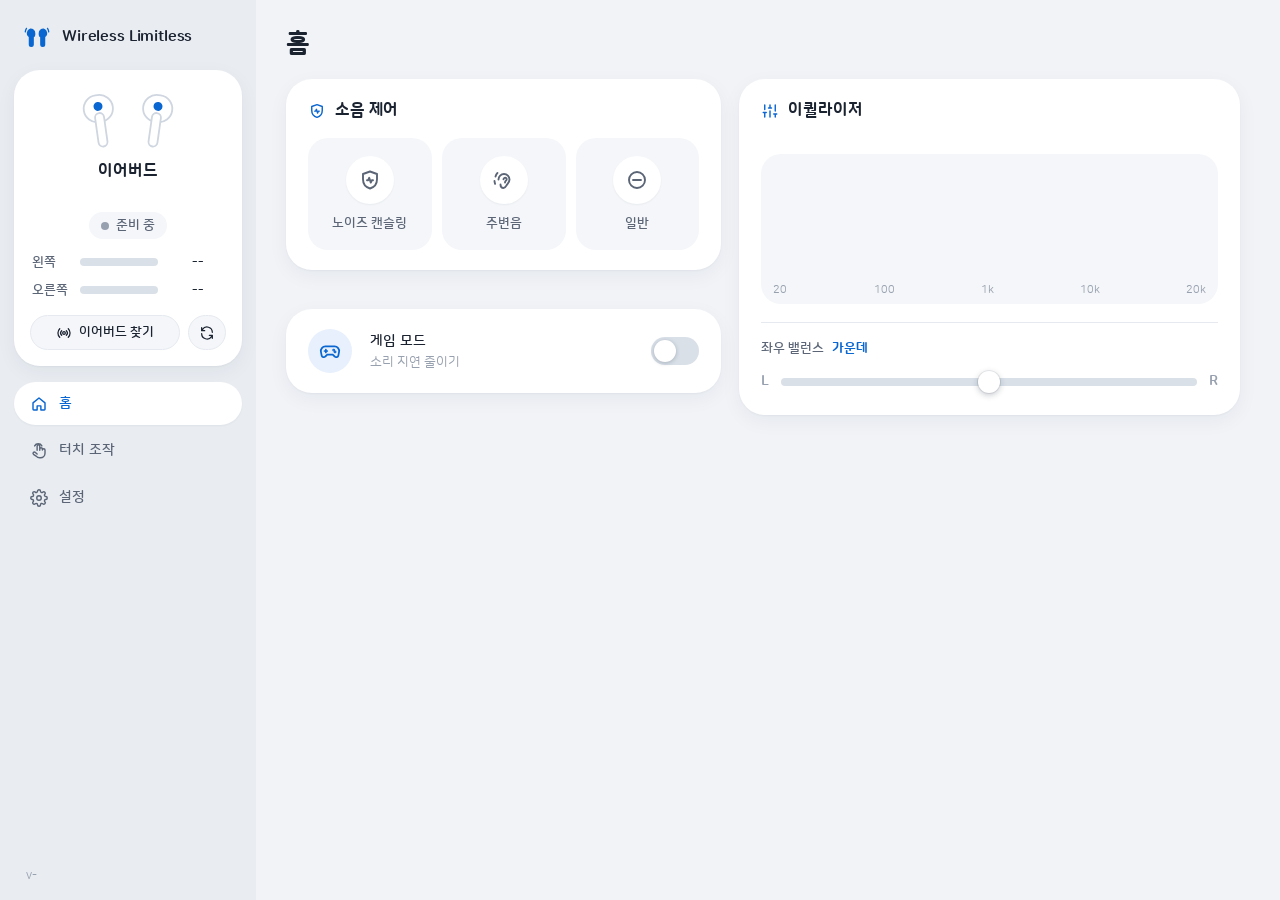
<file: src/wireless_limitless/ui/index.html>
<!doctype html>
<html lang="ko">
<head>
<meta charset="utf-8">
<meta http-equiv="Content-Security-Policy" content="default-src 'none'; script-src 'self'; style-src 'self' 'unsafe-inline'; img-src 'self' data:; font-src 'self'; connect-src 'none'; base-uri 'none'; form-action 'none'">
<meta name="viewport" content="width=device-width, initial-scale=1">
<title>Wireless Limitless</title>
<link rel="stylesheet" href="app.css">
</head>
<body>
<svg class="sprite" aria-hidden="true" xmlns="http://www.w3.org/2000/svg">
  <symbol id="i-logo" viewBox="0 0 32 32"><path d="M9 7.5a4.5 4.5 0 0 1 4.5 4.5v1.5a2.5 2.5 0 0 1-1.6 2.33V24a2 2 0 0 1-4 0v-8.4A4.5 4.5 0 0 1 9 7.5Z"/><path d="M23 7.5a4.5 4.5 0 0 0-4.5 4.5v1.5a2.5 2.5 0 0 0 1.6 2.33V24a2 2 0 0 0 4 0v-8.4A4.5 4.5 0 0 0 23 7.5Z"/><path d="M3.5 10.5a9 9 0 0 1 1.3-3.7M28.5 10.5a9 9 0 0 0-1.3-3.7" fill="none" stroke-linecap="round"/></symbol>
  <symbol id="i-home" viewBox="0 0 24 24"><path d="M4 10.5 12 4l8 6.5V19a1 1 0 0 1-1 1h-4.5v-5.5h-5V20H5a1 1 0 0 1-1-1z"/></symbol>
  <symbol id="i-touch" viewBox="0 0 24 24"><path d="M9.5 11V5.5a1.75 1.75 0 0 1 3.5 0V11m0-1.5a1.75 1.75 0 0 1 3.5 0v1.25m0 0a1.75 1.75 0 0 1 3.5 0V15a6 6 0 0 1-6 6h-1.2a6 6 0 0 1-4.6-2.15L4.6 16.4a1.8 1.8 0 0 1 2.6-2.5L9.5 16"/><path d="M6.2 5.2a5.5 5.5 0 0 1 9.6 0"/></symbol>
  <symbol id="i-settings" viewBox="0 0 24 24"><circle cx="12" cy="12" r="3"/><path d="M19.4 15a1.7 1.7 0 0 0 .34 1.87l.06.06a2 2 0 1 1-2.83 2.83l-.06-.06a1.7 1.7 0 0 0-1.87-.34 1.7 1.7 0 0 0-1 1.54V21a2 2 0 1 1-4 0v-.09a1.7 1.7 0 0 0-1.1-1.54 1.7 1.7 0 0 0-1.87.34l-.06.06a2 2 0 1 1-2.83-2.83l.06-.06A1.7 1.7 0 0 0 4.6 15a1.7 1.7 0 0 0-1.54-1H3a2 2 0 1 1 0-4h.09a1.7 1.7 0 0 0 1.54-1.1 1.7 1.7 0 0 0-.34-1.87l-.06-.06a2 2 0 1 1 2.83-2.83l.06.06a1.7 1.7 0 0 0 1.87.34H9a1.7 1.7 0 0 0 1-1.54V3a2 2 0 1 1 4 0v.09a1.7 1.7 0 0 0 1 1.54 1.7 1.7 0 0 0 1.87-.34l.06-.06a2 2 0 1 1 2.83 2.83l-.06.06a1.7 1.7 0 0 0-.34 1.87V9a1.7 1.7 0 0 0 1.54 1H21a2 2 0 1 1 0 4h-.09a1.7 1.7 0 0 0-1.54 1Z"/></symbol>
  <symbol id="i-anc" viewBox="0 0 24 24"><path d="M12 3.5 5 6v5.2c0 4.3 2.9 8 7 9.3 4.1-1.3 7-5 7-9.3V6z"/><path d="M9 12.2h1.2l1-2.4 1.6 4.8 1-2.4H15"/></symbol>
  <symbol id="i-ambient" viewBox="0 0 24 24"><path d="M8.5 16.5c0 1.9 1.2 3.5 3 3.5 2.2 0 2.6-2.2 3.5-3.4.8-1.1 2.5-2.3 2.5-5.1a5.5 5.5 0 1 0-11 0"/><path d="M11.5 11.3a1.6 1.6 0 1 1 2.6 1.3c-.8.6-1.1 1.1-1.1 2"/><path d="M3.5 8.5a9 9 0 0 1 2-3.6M2.5 13a9.5 9.5 0 0 0 .6 2.8"/></symbol>
  <symbol id="i-normal" viewBox="0 0 24 24"><circle cx="12" cy="12" r="8"/><path d="M8 12h8"/></symbol>
  <symbol id="i-eq" viewBox="0 0 24 24"><path d="M5 20v-6M5 10V4M12 20v-8M12 8V4M19 20v-4M19 12V4M3 14h4M10 8h4M17 16h4"/></symbol>
  <symbol id="i-game" viewBox="0 0 24 24"><path d="M7 7h10a5 5 0 0 1 4.9 6l-.8 3.9a2.3 2.3 0 0 1-4 1.1L15 16H9l-2.1 2a2.3 2.3 0 0 1-4-1.1L2.1 13A5 5 0 0 1 7 7Z"/><path d="M7.5 10.5v3M6 12h3"/><circle cx="16" cy="11" r=".6"/><circle cx="17.5" cy="13" r=".6"/></symbol>
  <symbol id="i-find" viewBox="0 0 24 24"><circle cx="12" cy="12" r="2"/><path d="M8.5 15.5a5 5 0 0 1 0-7M15.5 8.5a5 5 0 0 1 0 7M5.6 18.4a9 9 0 0 1 0-12.8M18.4 5.6a9 9 0 0 1 0 12.8"/></symbol>
  <symbol id="i-refresh" viewBox="0 0 24 24"><path d="M20 11a8 8 0 0 0-14.7-4.3L4 8.5M4 4v4.5h4.5M4 13a8 8 0 0 0 14.7 4.3l1.3-1.8M20 20v-4.5h-4.5"/></symbol>
  <symbol id="i-bolt" viewBox="0 0 24 24"><path d="M13 2.5 5 13.5h6l-1 8 8-11h-6z"/></symbol>
  <symbol id="i-power" viewBox="0 0 24 24"><path d="M12 3v8M6.3 6.8a8 8 0 1 0 11.4 0"/></symbol>
  <symbol id="i-link" viewBox="0 0 24 24"><path d="M9.5 14.5 14.5 9.5M10.5 6.5l1.4-1.4a4.2 4.2 0 0 1 6 6l-1.4 1.4M13.5 17.5l-1.4 1.4a4.2 4.2 0 0 1-6-6l1.4-1.4"/></symbol>
  <symbol id="i-chip" viewBox="0 0 24 24"><rect x="6" y="6" width="12" height="12" rx="2"/><path d="M9 2.5V6M15 2.5V6M9 18v3.5M15 18v3.5M2.5 9H6M2.5 15H6M18 9h3.5M18 15h3.5"/></symbol>
  <symbol id="i-sound" viewBox="0 0 24 24"><path d="M4 9.5h3l4.5-4v13L7 14.5H4z"/><path d="M15.5 9a4 4 0 0 1 0 6M18.5 6.5a8 8 0 0 1 0 11"/></symbol>
  <symbol id="i-ear" viewBox="0 0 24 24"><path d="M7 9a5 5 0 1 1 10 0c0 3.2-3 4-3 7a3 3 0 0 1-5.4 1.8"/><path d="M10 9.5a2 2 0 1 1 3.6 1.2"/></symbol>
  <symbol id="i-download" viewBox="0 0 24 24"><path d="M12 4v11M7.5 11 12 15.5 16.5 11M5 20h14"/></symbol>
  <symbol id="i-warn" viewBox="0 0 24 24"><path d="M12 4 2.8 19.5h18.4z"/><path d="M12 10v4.5M12 17.2v.3"/></symbol>
  <symbol id="i-check" viewBox="0 0 24 24"><path d="m5 12.5 4.5 4.5L19 7.5"/></symbol>
  <symbol id="i-reset" viewBox="0 0 24 24"><path d="M4 12a8 8 0 1 0 2.4-5.7L4 8.5M4 4v4.5h4.5"/></symbol>
  <symbol id="i-info" viewBox="0 0 24 24"><circle cx="12" cy="12" r="8.5"/><path d="M12 11v5.5M12 7.7v.3"/></symbol>
  <symbol id="i-x" viewBox="0 0 24 24"><path d="M6 6l12 12M18 6 6 18"/></symbol>
</svg>

<div class="app" id="app">
  <aside class="sidebar">
    <div class="brand">
      <svg class="brand-mark"><use href="#i-logo"/></svg>
      <div class="brand-name">Wireless Limitless</div>
    </div>

    <section class="device-card" id="deviceCard" aria-label="이어버드 상태">
      <div class="device-visual" aria-hidden="true">
        <svg viewBox="0 0 120 64" class="buds-art">
          <g class="bud bud-l"><rect x="22" y="8" width="26" height="24" rx="12"/><rect x="31" y="24" width="8" height="30" rx="4"/><circle cx="35" cy="18" r="4" class="bud-mesh"/></g>
          <g class="bud bud-r"><rect x="72" y="8" width="26" height="24" rx="12"/><rect x="81" y="24" width="8" height="30" rx="4"/><circle cx="85" cy="18" r="4" class="bud-mesh"/></g>
        </svg>
      </div>
      <div class="device-name" id="deviceName">이어버드</div>
      <div class="device-model" id="deviceModel">&nbsp;</div>
      <div class="device-status" id="deviceStatus"><span class="dot"></span><span class="status-text" id="statusText">준비 중</span></div>

      <div class="battery-list">
        <div class="battery" data-side="left"><span class="bat-label">왼쪽</span><div class="bat-bar"><i></i></div><span class="bat-val">--</span><svg class="bat-bolt"><use href="#i-bolt"/></svg></div>
        <div class="battery" data-side="right"><span class="bat-label">오른쪽</span><div class="bat-bar"><i></i></div><span class="bat-val">--</span><svg class="bat-bolt"><use href="#i-bolt"/></svg></div>
        <div class="battery" data-side="case" hidden><span class="bat-label">케이스</span><div class="bat-bar"><i></i></div><span class="bat-val">--</span><svg class="bat-bolt"><use href="#i-bolt"/></svg></div>
      </div>

      <div class="device-actions">
        <button class="btn soft sm needs-live" id="btnFind" type="button"><svg><use href="#i-find"/></svg>이어버드 찾기</button>
        <button class="btn soft sm icon-only" id="btnReconnect" type="button" title="다시 연결" aria-label="다시 연결"><svg><use href="#i-refresh"/></svg></button>
      </div>
    </section>

    <nav class="nav" aria-label="페이지">
      <button class="nav-item active" data-page="home" type="button"><svg><use href="#i-home"/></svg><span>홈</span></button>
      <button class="nav-item" data-page="touch" type="button"><svg><use href="#i-touch"/></svg><span>터치 조작</span></button>
      <button class="nav-item" data-page="settings" type="button"><svg><use href="#i-settings"/></svg><span>설정</span><i class="nav-badge" id="navUpdateBadge" hidden></i></button>
    </nav>

    <div class="sidebar-foot"><span id="appVersionFoot">v-</span></div>
  </aside>

  <main class="main" id="main">
    <div class="banner" id="statusBanner" hidden>
      <span class="spinner" aria-hidden="true"></span>
      <div class="banner-text"><b id="bannerTitle"></b><span id="bannerMsg"></span></div>
    </div>
    <div class="banner update" id="updateBanner" hidden>
      <svg class="banner-ico"><use href="#i-download"/></svg>
      <div class="banner-text"><b id="updateBannerTitle">새 버전이 있어요</b></div>
      <button class="btn primary sm" id="btnUpdateBanner" type="button">보기</button>
      <button class="btn ghost sm icon-only" id="btnUpdateDismiss" type="button" aria-label="닫기"><svg><use href="#i-x"/></svg></button>
    </div>

    <!-- HOME ------------------------------------------------------------ -->
    <section class="page active" id="page-home" aria-label="홈">
      <header class="page-head"><h1>홈</h1></header>

      <div class="home-grid">
        <article class="card card-anc needs-live">
          <header class="card-head">
            <h2><svg><use href="#i-anc"/></svg>소음 제어</h2>
            <span class="pending" id="ancPending" hidden><span class="spinner"></span>적용 중</span>
          </header>

          <div class="mode-tiles" id="ancModes" role="radiogroup" aria-label="소음 제어 모드">
            <button class="mode-tile" data-mode="anc" role="radio" type="button"><span class="tile-ico"><svg><use href="#i-anc"/></svg></span><span>노이즈 캔슬링</span></button>
            <button class="mode-tile" data-mode="transparency" role="radio" type="button"><span class="tile-ico"><svg><use href="#i-ambient"/></svg></span><span>주변음</span></button>
            <button class="mode-tile" data-mode="normal" role="radio" type="button"><span class="tile-ico"><svg><use href="#i-normal"/></svg></span><span>일반</span></button>
          </div>

          <div class="anc-detail" data-for="anc">
            <div class="chips" id="ancScenes" role="radiogroup" aria-label="노이즈 캔슬링 환경"></div>
            <div class="level-row" id="ancLevelRow">
              <span class="field-label">강도</span>
              <div class="seg" id="ancLevels" role="radiogroup" aria-label="노이즈 캔슬링 강도">
                <button data-level="1" type="button" role="radio">약</button>
                <button data-level="2" type="button" role="radio">중</button>
                <button data-level="3" type="button" role="radio">강</button>
              </div>
            </div>
          </div>

          <div class="anc-detail" data-for="transparency">
            <label class="row compact">
              <span class="row-text"><b>음성 강조</b></span>
              <input type="checkbox" class="switch" id="vocalToggle">
            </label>
            <div class="slider-block" id="ambientBlock">
              <div class="field-label">주변음 레벨 <output id="ambientOut">4</output></div>
              <input type="range" class="range" min="1" max="6" step="1" value="4" id="ambientRange" aria-label="주변음 레벨">
            </div>
          </div>

          <div class="anc-detail" data-for="normal"></div>
        </article>

        <article class="card card-sound needs-live">
          <header class="card-head">
            <h2><svg><use href="#i-eq"/></svg>이퀄라이저</h2>
          </header>
          <div class="chips" id="eqPresets" role="radiogroup" aria-label="이퀄라이저 프리셋"></div>
          <div class="eq-graph" id="eqGraph">
            <svg id="eqCurve" viewBox="0 0 600 160" preserveAspectRatio="none" aria-hidden="true">
              <g class="eq-grid"></g><path class="eq-fill"/><path class="eq-line"/>
            </svg>
            <div class="eq-axis" aria-hidden="true"><span>20</span><span>100</span><span>1k</span><span>10k</span><span>20k</span></div>
          </div>
          <div class="eq-editor" id="eqEditor" hidden>
            <div class="eq-bands" id="eqBands"></div>
            <div class="eq-tools"><button class="btn ghost sm" id="eqFlat" type="button"><svg><use href="#i-reset"/></svg>평탄하게</button></div>
          </div>
          <div class="divider"></div>
          <div class="slider-block balance">
            <div class="field-label">좌우 밸런스 <output id="balanceOut">가운데</output></div>
            <div class="balance-track">
              <span>L</span>
              <input type="range" class="range center" min="0" max="100" step="1" value="50" id="balanceRange" aria-label="좌우 밸런스" title="두 번 클릭하면 가운데로">
              <span>R</span>
            </div>
          </div>
        </article>

        <article class="card card-quick needs-live">
          <label class="row big">
            <span class="row-ico"><svg><use href="#i-game"/></svg></span>
            <span class="row-text"><b>게임 모드</b><small>소리 지연 줄이기</small></span>
            <input type="checkbox" class="switch" id="gameToggle">
          </label>
        </article>
      </div>
    </section>

    <!-- TOUCH ----------------------------------------------------------- -->
    <section class="page" id="page-touch" aria-label="터치 조작">
      <header class="page-head"><h1>터치 조작</h1></header>
      <article class="card touch-card needs-live">
        <div class="touch-grid" id="touchGrid">
          <div class="touch-corner"></div>
          <div class="touch-side"><span class="side-tag">L</span>왼쪽</div>
          <div class="touch-side"><span class="side-tag">R</span>오른쪽</div>
          <div class="touch-gesture"><span class="taps"><i></i></span>1번 탭</div>
          <div class="select-wrap"><select data-slot="1" aria-label="왼쪽 1번 탭"></select></div>
          <div class="select-wrap"><select data-slot="2" aria-label="오른쪽 1번 탭"></select></div>
          <div class="touch-gesture"><span class="taps"><i></i><i></i></span>2번 탭</div>
          <div class="select-wrap"><select data-slot="3" aria-label="왼쪽 2번 탭"></select></div>
          <div class="select-wrap"><select data-slot="4" aria-label="오른쪽 2번 탭"></select></div>
          <div class="touch-gesture"><span class="taps"><i></i><i></i><i></i></span>3번 탭</div>
          <div class="select-wrap"><select data-slot="5" aria-label="왼쪽 3번 탭"></select></div>
          <div class="select-wrap"><select data-slot="6" aria-label="오른쪽 3번 탭"></select></div>
        </div>
        <p class="hint with-ico"><svg><use href="#i-info"/></svg>수면 모드에서는 터치가 잠겨요</p>
      </article>
    </section>

    <!-- SETTINGS -------------------------------------------------------- -->
    <section class="page" id="page-settings" aria-label="설정">
      <header class="page-head"><h1>설정</h1></header>
      <div class="settings-grid">
        <article class="card needs-live">
          <h2 class="group-title"><svg><use href="#i-ear"/></svg>착용과 조작</h2>
          <label class="row">
            <span class="row-text"><b>착용 감지</b><small>빼면 일시정지</small></span>
            <input type="checkbox" class="switch" id="wearToggle">
          </label>
          <label class="row sub" id="ancOnWearRow">
            <span class="row-text"><b>착용하면 소음 제어 복원</b></span>
            <input type="checkbox" class="switch" id="ancOnWearToggle">
          </label>
          <label class="row">
            <span class="row-text"><b>수면 모드</b><small>터치 조작 잠금</small></span>
            <input type="checkbox" class="switch" id="sleepToggle">
          </label>
        </article>

        <article class="card needs-live">
          <h2 class="group-title"><svg><use href="#i-sound"/></svg>알림음 볼륨</h2>
          <div class="seg full" id="toneSeg" role="radiogroup" aria-label="알림음 볼륨"></div>
        </article>

        <article class="card needs-live">
          <h2 class="group-title"><svg><use href="#i-power"/></svg>자동 전원 끄기</h2>
          <div class="row">
            <span class="row-text"><b>예약 끄기</b></span>
            <div class="select-wrap compact"><select id="autoOffSel" aria-label="예약 끄기">
              <option value="off">사용 안 함</option><option value="15">15분 후</option><option value="30">30분 후</option>
              <option value="60">60분 후</option><option value="90">90분 후</option><option value="custom">직접 입력</option>
            </select></div>
          </div>
          <div class="row sub" id="autoOffCustomRow" hidden>
            <span class="row-text"><b>분</b></span>
            <div class="inline-form"><input type="number" class="input num" id="autoOffCustom" min="1" max="1440" step="1" inputmode="numeric" placeholder="1~1440"><button class="btn soft sm" id="autoOffApply" type="button">적용</button></div>
          </div>
          <div class="row">
            <span class="row-text"><b>연결이 끊기면</b></span>
            <div class="select-wrap compact"><select id="discOffSel" aria-label="연결이 끊기면 전원 끄기">
              <option value="5">5분 후 끄기</option><option value="10">10분 후 끄기</option><option value="30">30분 후 끄기</option>
              <option value="60">60분 후 끄기</option><option value="off">끄지 않기</option>
            </select></div>
          </div>
        </article>

        <article class="card needs-live">
          <h2 class="group-title"><svg><use href="#i-link"/></svg>연결</h2>
          <label class="row">
            <span class="row-text"><b>LDAC 고음질</b><small>휴대폰 전용 코덱</small></span>
            <input type="checkbox" class="switch" id="ldacToggle">
          </label>
          <label class="row">
            <span class="row-text"><b>듀얼 기기 연결</b></span>
            <input type="checkbox" class="switch" id="multiToggle">
          </label>
        </article>

        <article class="card needs-live">
          <h2 class="group-title"><svg><use href="#i-chip"/></svg>기기</h2>
          <div class="inline-form wide">
            <input type="text" class="input" id="nameInput" maxlength="31" spellcheck="false" autocomplete="off" aria-label="이어버드 이름">
            <button class="btn soft sm" id="nameSave" type="button">이름 저장</button>
          </div>
          <dl class="facts">
            <div class="wide"><dt>모델</dt><dd id="factModel">-</dd></div>
            <div><dt>펌웨어</dt><dd id="factFirmware">-</dd></div>
            <div><dt>주소</dt><dd id="factAddress">-</dd></div>
          </dl>
          <p class="hint with-ico"><svg><use href="#i-info"/></svg>펌웨어 업데이트는 QCY 앱에서</p>
        </article>

        <article class="card" id="appCard">
          <h2 class="group-title"><svg><use href="#i-download"/></svg>앱</h2>
          <div class="row">
            <span class="row-text"><b>버전 <span id="appVersion">-</span></b><small id="updateStatus"></small></span>
            <button class="btn soft sm" id="btnCheckUpdate" type="button">업데이트 확인</button>
          </div>
          <label class="row">
            <span class="row-text"><b>시작할 때 자동 확인</b></span>
            <input type="checkbox" class="switch" id="autoUpdateToggle">
          </label>
        </article>

        <article class="card danger-zone needs-live">
          <h2 class="group-title"><svg><use href="#i-warn"/></svg>초기화</h2>
          <div class="row">
            <span class="row-text"><b>기본값 복원</b><small>페어링은 유지</small></span>
            <button class="btn soft sm" id="btnResetDefault" type="button">복원</button>
          </div>
          <div class="row">
            <span class="row-text"><b>공장 초기화</b><small>페어링까지 삭제</small></span>
            <button class="btn danger sm" id="btnFactoryReset" type="button">초기화</button>
          </div>
        </article>
      </div>
    </section>
  </main>
</div>

<!-- MODALS ----------------------------------------------------------------->
<div class="modal" id="findModal" hidden role="dialog" aria-modal="true" aria-labelledby="findTitle">
  <div class="modal-card">
    <div class="find-radar" aria-hidden="true"><i></i><i></i><i></i><svg><use href="#i-find"/></svg></div>
    <h3 id="findTitle">이어버드 찾기</h3>
    <p class="modal-text">큰 소리가 나요. <b>귀에서 빼고</b> 사용하세요.</p>
    <div class="modal-actions">
      <button class="btn ghost" data-close type="button">닫기</button>
      <button class="btn primary" id="findToggle" type="button">소리 울리기</button>
    </div>
  </div>
</div>

<div class="modal" id="confirmModal" hidden role="dialog" aria-modal="true" aria-labelledby="confirmTitle">
  <div class="modal-card">
    <h3 id="confirmTitle"></h3>
    <p class="modal-text" id="confirmText"></p>
    <label class="ack" id="confirmAckRow" hidden><input type="checkbox" id="confirmAck"><span id="confirmAckText"></span></label>
    <div class="modal-actions">
      <button class="btn ghost" data-close type="button">취소</button>
      <button class="btn primary" id="confirmOk" type="button">확인</button>
    </div>
  </div>
</div>

<div class="modal" id="updateModal" hidden role="dialog" aria-modal="true" aria-labelledby="updateTitle">
  <div class="modal-card">
    <h3 id="updateTitle">새 버전</h3>
    <p class="modal-text" id="updateLead"></p>
    <pre class="changelog" id="updateChangelog"></pre>
    <div class="progress" id="updateProgress" hidden><i></i></div>
    <div class="modal-actions">
      <button class="btn ghost" data-close type="button">나중에</button>
      <button class="btn primary" id="updateApply" type="button">업데이트</button>
    </div>
  </div>
</div>

<div class="toasts" id="toasts" aria-live="polite"></div>
<script src="app.js"></script>
</body>
</html>
</file>
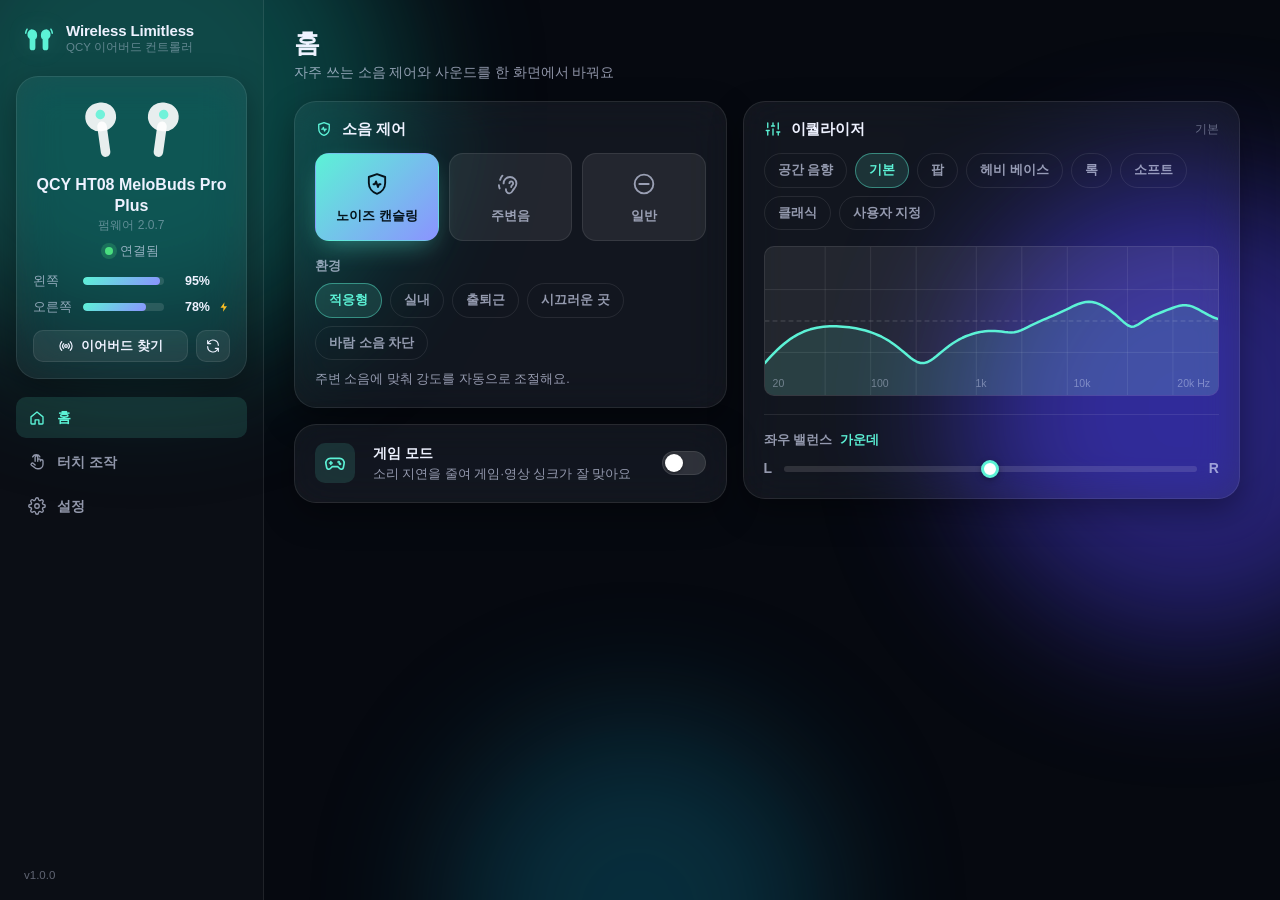
<file: design/style-A-aurora.html>
<!doctype html>
<html lang="ko" data-theme="aurora">
<head>
<meta charset="utf-8">

<meta name="viewport" content="width=device-width, initial-scale=1">
<title>스타일 A · Aurora — 다크 글래스</title>
<style>
/* Wireless Limitless — shared layout + three visual themes (aurora / fluent / studio). */

:root {
  color-scheme: dark;
  --font: "Segoe UI Variable Text", "Segoe UI", "Malgun Gothic", "맑은 고딕", sans-serif;
  --font-display: "Segoe UI Variable Display", "Segoe UI", "Malgun Gothic", sans-serif;
  --font-num: var(--font-display);
  --bg: #060910;
  --sidebar-bg: rgba(255, 255, 255, 0.025);
  --surface: rgba(255, 255, 255, 0.055);
  --surface-strong: rgba(255, 255, 255, 0.075);
  --surface-hover: rgba(255, 255, 255, 0.1);
  --border: rgba(255, 255, 255, 0.085);
  --border-strong: rgba(255, 255, 255, 0.18);
  --text: #eef2ff;
  --text-2: rgba(222, 229, 255, 0.64);
  --text-3: rgba(222, 229, 255, 0.4);
  --accent: #5cf2d6;
  --accent-2: #8b93ff;
  --accent-grad: linear-gradient(135deg, #5cf2d6 0%, #8b93ff 100%);
  --on-accent: #04121a;
  --accent-soft: rgba(92, 242, 214, 0.13);
  --accent-line: rgba(92, 242, 214, 0.45);
  --ok: #4ade80;
  --warn: #fbbf24;
  --danger: #fb7185;
  --danger-soft: rgba(251, 113, 133, 0.13);
  --radius-lg: 22px;
  --radius-md: 14px;
  --radius-sm: 10px;
  --shadow: 0 12px 32px rgba(0, 0, 0, 0.35);
  --blur: blur(20px) saturate(140%);
  --track: rgba(255, 255, 255, 0.12);
  --thumb: #ffffff;
  --bud-fill: rgba(255, 255, 255, 0.9);
  --bud-stroke: rgba(255, 255, 255, 0.0);
  --modal-veil: rgba(3, 6, 12, 0.62);
  --heading-transform: none;
  --heading-spacing: -0.01em;
}

* { box-sizing: border-box; }
html, body { margin: 0; height: 100%; }
body {
  font-family: var(--font);
  font-size: 14px;
  line-height: 1.45;
  background: var(--bg);
  color: var(--text);
  -webkit-font-smoothing: antialiased;
  overflow: hidden;
  user-select: none;
}
input, select, button, textarea { font: inherit; color: inherit; }
button { cursor: pointer; }
button:disabled { cursor: default; }
:focus-visible { outline: 2px solid var(--accent); outline-offset: 2px; }
.sprite { display: none; }
[hidden] { display: none !important; }

svg { width: 18px; height: 18px; flex: none; fill: none; stroke: currentColor; stroke-width: 1.8; stroke-linecap: round; stroke-linejoin: round; }

/* ---------------------------------------------------------------- backdrop */
.backdrop { position: fixed; inset: 0; z-index: 0; pointer-events: none; overflow: hidden; }
.backdrop i { position: absolute; border-radius: 50%; filter: blur(70px); opacity: 0.55; }
.backdrop i:nth-child(1) { width: 520px; height: 520px; left: -120px; top: -160px; background: #0f766e; animation: drift 26s ease-in-out infinite alternate; }
.backdrop i:nth-child(2) { width: 460px; height: 460px; right: -140px; top: 20%; background: #4338ca; animation: drift 32s ease-in-out infinite alternate-reverse; }
.backdrop i:nth-child(3) { width: 380px; height: 380px; left: 35%; bottom: -200px; background: #0e7490; opacity: 0.35; animation: drift 38s ease-in-out infinite alternate; }
@keyframes drift { to { transform: translate(60px, 40px) scale(1.12); } }

/* ------------------------------------------------------------------ layout */
.app { position: relative; z-index: 1; display: grid; grid-template-columns: 264px minmax(0, 1fr); height: 100vh; }
.sidebar {
  display: flex; flex-direction: column; gap: 18px;
  padding: 20px 16px 16px;
  background: var(--sidebar-bg);
  border-right: 1px solid var(--border);
  overflow-y: auto;
}
.main { position: relative; overflow-y: auto; padding: 26px 30px 36px; scrollbar-gutter: stable; }
.page { display: none; max-width: 1180px; margin: 0 auto; }
.page.active { display: block; animation: page-in 0.22s ease; }
@keyframes page-in { from { opacity: 0; transform: translateY(6px); } }

.page-head { margin: 2px 0 18px; }
.page-head h1 { margin: 0; font: 700 26px/1.2 var(--font-display); letter-spacing: var(--heading-spacing); text-transform: var(--heading-transform); }
.page-head p { margin: 4px 0 0; color: var(--text-2); font-size: 13.5px; }

/* ------------------------------------------------------------------- brand */
.brand { display: flex; align-items: center; gap: 10px; padding: 2px 6px; }
.brand-mark { width: 34px; height: 34px; fill: var(--accent); stroke: var(--accent); stroke-width: 1.4; filter: drop-shadow(0 0 10px var(--accent-soft)); }
.brand-name { font: 700 15px var(--font-display); letter-spacing: -0.01em; }
.brand-sub { font-size: 11.5px; color: var(--text-3); }

/* ------------------------------------------------------------- device card */
.device-card {
  background: var(--surface); border: 1px solid var(--border); border-radius: var(--radius-lg);
  padding: 14px 16px 16px; backdrop-filter: var(--blur); box-shadow: var(--shadow);
}
.device-visual { display: flex; justify-content: center; margin: 2px 0 6px; }
.buds-art { width: 150px; height: 76px; stroke: none; }
.bud rect { fill: var(--bud-fill); stroke: var(--bud-stroke); stroke-width: 1.5; }
.bud-mesh { fill: var(--accent); opacity: 0.85; }
.bud-l { transform-origin: 35px 30px; transform: rotate(-8deg); }
.bud-r { transform-origin: 85px 30px; transform: rotate(8deg); }
.device-name { font: 700 16px/1.3 var(--font-display); text-align: center; overflow-wrap: anywhere; }
.device-model { font-size: 12px; color: var(--text-3); text-align: center; min-height: 1.2em; }
.device-status { display: flex; justify-content: center; align-items: center; gap: 7px; margin: 8px 0 12px; font-size: 12.5px; color: var(--text-2); }
.device-status .dot { width: 8px; height: 8px; border-radius: 50%; background: var(--text-3); }
.device-status.s-connected .dot { background: var(--ok); box-shadow: 0 0 0 4px color-mix(in srgb, var(--ok) 22%, transparent); }
.device-status.s-searching .dot, .device-status.s-connecting .dot, .device-status.s-syncing .dot { background: var(--warn); animation: pulse 1.2s ease-in-out infinite; }
.device-status.s-offline .dot, .device-status.s-bt_off .dot, .device-status.s-unsupported .dot { background: var(--danger); }
@keyframes pulse { 50% { opacity: 0.3; } }

.battery-list { display: grid; gap: 8px; }
.battery { display: grid; grid-template-columns: 42px 1fr 38px 12px; align-items: center; gap: 8px; font-size: 12.5px; }
.bat-label { color: var(--text-2); }
.bat-bar { height: 8px; border-radius: 99px; background: var(--track); overflow: hidden; }
.bat-bar i { display: block; height: 100%; width: var(--pct, 0%); background: var(--accent-grad); border-radius: inherit; transition: width 0.4s ease; }
.battery.low .bat-bar i { background: var(--danger); }
.bat-val { font-family: var(--font-num); font-weight: 600; text-align: right; font-variant-numeric: tabular-nums; }
.bat-bolt { width: 12px; height: 12px; fill: var(--warn); stroke: none; opacity: 0; }
.battery.charging .bat-bolt { opacity: 1; }
.device-actions { display: flex; gap: 8px; margin-top: 14px; }
.device-actions .btn:first-child { flex: 1; }

/* --------------------------------------------------------------------- nav */
.nav { display: grid; gap: 4px; }
.nav-item {
  position: relative; display: flex; align-items: center; gap: 11px; width: 100%;
  padding: 10px 12px; border: 0; border-radius: var(--radius-sm); background: transparent;
  color: var(--text-2); font-weight: 600; text-align: left; transition: background 0.15s, color 0.15s;
}
.nav-item:hover { background: var(--surface-hover); color: var(--text); }
.nav-item.active { background: var(--accent-soft); color: var(--accent); }
.nav-badge { position: absolute; right: 12px; width: 8px; height: 8px; border-radius: 50%; background: var(--accent); }
.sidebar-foot { margin-top: auto; padding: 0 8px; font-size: 11.5px; color: var(--text-3); }

/* ----------------------------------------------------------------- buttons */
.btn {
  display: inline-flex; align-items: center; justify-content: center; gap: 7px;
  padding: 9px 16px; border-radius: var(--radius-sm); border: 1px solid transparent;
  font-weight: 600; font-size: 13.5px; background: transparent; color: var(--text);
  transition: filter 0.15s, background 0.15s, border-color 0.15s, transform 0.08s;
  white-space: nowrap;
}
.btn:active:not(:disabled) { transform: translateY(1px); }
.btn:disabled { opacity: 0.45; }
.btn.sm { padding: 6px 11px; font-size: 12.5px; }
.btn.sm svg { width: 16px; height: 16px; }
.btn.icon-only { padding: 6px 8px; }
.btn.primary { background: var(--accent-grad); color: var(--on-accent); }
.btn.primary:hover:not(:disabled) { filter: brightness(1.08); }
.btn.soft { background: var(--surface-strong); border-color: var(--border); }
.btn.soft:hover:not(:disabled) { background: var(--surface-hover); border-color: var(--border-strong); }
.btn.ghost { color: var(--text-2); }
.btn.ghost:hover:not(:disabled) { background: var(--surface-hover); color: var(--text); }
.btn.danger { background: var(--danger-soft); color: var(--danger); border-color: color-mix(in srgb, var(--danger) 35%, transparent); }
.btn.danger:hover:not(:disabled) { background: color-mix(in srgb, var(--danger) 22%, transparent); }

/* ------------------------------------------------------------------- cards */
.card {
  background: var(--surface); border: 1px solid var(--border); border-radius: var(--radius-lg);
  padding: 18px 20px; box-shadow: var(--shadow); backdrop-filter: var(--blur);
  transition: opacity 0.2s, filter 0.2s;
}
.card-head { display: flex; align-items: center; justify-content: space-between; gap: 12px; margin-bottom: 14px; }
.card h2, .group-title {
  display: flex; align-items: center; gap: 9px; margin: 0;
  font: 650 15px var(--font-display); letter-spacing: var(--heading-spacing); text-transform: var(--heading-transform);
}
.card h2 svg { color: var(--accent); }
.card-meta { font-size: 12px; color: var(--text-3); }
.group-title { margin-bottom: 6px; }
.divider { height: 1px; background: var(--border); margin: 18px 0 14px; }
.hint { margin: 10px 0 0; color: var(--text-2); font-size: 12.5px; line-height: 1.5; }
.hint.with-ico { display: flex; gap: 8px; align-items: flex-start; }
.hint.with-ico svg { width: 15px; height: 15px; margin-top: 1px; color: var(--text-3); }
.field-label { display: flex; align-items: baseline; gap: 8px; margin: 16px 0 8px; font-size: 12.5px; font-weight: 600; color: var(--text-2); }
.field-label output { font-family: var(--font-num); color: var(--accent); font-weight: 700; }
.pending { display: inline-flex; align-items: center; gap: 7px; font-size: 12px; color: var(--text-2); }

.home-grid {
  display: grid; gap: 16px; align-items: start;
  grid-template-columns: minmax(0, 1fr) minmax(0, 1.15fr);
  grid-template-areas: "anc sound" "quick sound";
}
.card-anc { grid-area: anc; }
.card-sound { grid-area: sound; }
.card-quick { grid-area: quick; padding-top: 8px; padding-bottom: 8px; }
@media (max-width: 1080px) {
  .home-grid { grid-template-columns: minmax(0, 1fr); grid-template-areas: "anc" "quick" "sound"; }
}

/* ------------------------------------------------------------- mode tiles */
.mode-tiles { display: grid; grid-template-columns: repeat(3, minmax(0, 1fr)); gap: 10px; }
.mode-tile {
  position: relative; display: flex; flex-direction: column; align-items: center; gap: 9px;
  padding: 16px 6px 14px; border-radius: var(--radius-md); border: 1px solid var(--border);
  background: var(--surface-strong); color: var(--text-2); font-weight: 650; font-size: 13px;
  transition: background 0.18s, color 0.18s, box-shadow 0.18s, border-color 0.18s;
}
.mode-tile svg { width: 28px; height: 28px; stroke-width: 1.6; }
.mode-tile:hover { color: var(--text); border-color: var(--border-strong); }
.mode-tile.active { background: var(--accent-grad); color: var(--on-accent); border-color: transparent; box-shadow: 0 10px 26px -8px var(--accent-line); }
.mode-tile .led { display: none; }
.anc-detail { display: none; }
.anc-detail.active { display: block; animation: page-in 0.2s ease; }

/* ------------------------------------------------------------ chips & seg */
.chips { display: flex; flex-wrap: wrap; gap: 8px; }
.chip {
  padding: 7px 13px; border-radius: 99px; border: 1px solid var(--border);
  background: transparent; color: var(--text-2); font-size: 13px; font-weight: 600;
  transition: background 0.15s, color 0.15s, border-color 0.15s;
}
.chip:hover { color: var(--text); border-color: var(--border-strong); }
.chip.active { background: var(--accent-soft); color: var(--accent); border-color: var(--accent-line); }

.seg { display: inline-flex; gap: 2px; padding: 3px; border-radius: var(--radius-sm); background: var(--surface-strong); border: 1px solid var(--border); }
.seg.full { display: flex; width: 100%; margin-top: 4px; }
.seg button {
  flex: 1; min-width: 56px; padding: 6px 14px; border: 0; border-radius: calc(var(--radius-sm) - 3px);
  background: transparent; color: var(--text-2); font-weight: 650; font-size: 13px; transition: background 0.15s, color 0.15s;
}
.seg button:hover { color: var(--text); }
.seg button.active { background: var(--accent-grad); color: var(--on-accent); }
.level-row { display: flex; align-items: center; justify-content: space-between; gap: 12px; margin-top: 4px; }
.level-row .field-label { margin: 12px 0; }

/* ------------------------------------------------------------------- rows */
.row { display: flex; align-items: center; justify-content: space-between; gap: 18px; padding: 12px 0; border-top: 1px solid var(--border); }
.group-title + .row, .row:first-child { border-top: 0; }
.row-text { display: block; min-width: 0; }
.row-text b { display: block; font-weight: 650; font-size: 14px; }
.row-text small { display: block; margin-top: 2px; color: var(--text-2); font-size: 12.5px; line-height: 1.45; }
.row.sub { margin-left: 4px; padding-left: 14px; border-top: 0; border-left: 2px solid var(--accent-soft); }
.row.big { border: 0; padding: 10px 0; }
.row-ico { display: grid; place-items: center; width: 40px; height: 40px; border-radius: var(--radius-sm); background: var(--accent-soft); color: var(--accent); flex: none; }
.row-ico svg { width: 22px; height: 22px; }
.row.big .row-text { flex: 1; }
label.row { cursor: pointer; }

/* ----------------------------------------------------------------- switch */
.switch {
  appearance: none; position: relative; flex: none; width: 44px; height: 24px; margin: 0;
  border-radius: 99px; background: var(--track); border: 1px solid var(--border); cursor: pointer;
  transition: background 0.2s, border-color 0.2s;
}
.switch::before {
  content: ""; position: absolute; top: 2px; left: 2px; width: 18px; height: 18px; border-radius: 50%;
  background: var(--thumb); box-shadow: 0 1px 3px rgba(0, 0, 0, 0.35); transition: transform 0.2s cubic-bezier(.3,1.4,.5,1);
}
.switch:checked { background: var(--accent); border-color: transparent; }
.switch:checked::before { transform: translateX(20px); }

/* ------------------------------------------------------------------ range */
.range { appearance: none; width: 100%; height: 22px; margin: 0; background: transparent; cursor: pointer; --fill: 50%; }
.range::-webkit-slider-runnable-track {
  height: 6px; border-radius: 99px;
  background: linear-gradient(to right, var(--accent) 0 var(--fill), var(--track) var(--fill) 100%);
}
.range.center::-webkit-slider-runnable-track {
  background: linear-gradient(to right, var(--track) 0 var(--lo, 50%), var(--accent) var(--lo, 50%) var(--hi, 50%), var(--track) var(--hi, 50%) 100%);
}
.range::-webkit-slider-thumb {
  appearance: none; width: 18px; height: 18px; margin-top: -6px; border-radius: 50%;
  background: var(--thumb); border: 3px solid var(--accent); box-shadow: 0 2px 6px rgba(0, 0, 0, 0.3);
}
.range:disabled { opacity: 0.4; cursor: default; }
.range-scale { display: flex; justify-content: space-between; padding: 2px 5px 0; font-size: 11px; color: var(--text-3); font-family: var(--font-num); }
.slider-block { margin-top: 4px; }
.slider-block.disabled { opacity: 0.45; }
.balance-track { display: flex; align-items: center; gap: 12px; font-weight: 700; color: var(--text-2); font-family: var(--font-num); }

/* --------------------------------------------------------------------- EQ */
.eq-graph { position: relative; height: 150px; margin: 16px 0 4px; border-radius: var(--radius-sm); background: var(--surface-strong); border: 1px solid var(--border); overflow: hidden; }
.eq-graph svg { position: absolute; inset: 0; width: 100%; height: 100%; stroke: none; }
.eq-grid line { stroke: var(--border); stroke-width: 1; vector-effect: non-scaling-stroke; }
.eq-grid line.zero { stroke: var(--border-strong); stroke-dasharray: 4 4; }
.eq-line { fill: none; stroke: var(--accent); stroke-width: 2.5; vector-effect: non-scaling-stroke; }
.eq-fill { fill: var(--accent); opacity: 0.12; stroke: none; }
.eq-axis { position: absolute; left: 0; right: 0; bottom: 4px; display: flex; justify-content: space-between; padding: 0 8px; font-size: 10.5px; color: var(--text-3); font-family: var(--font-num); pointer-events: none; }
.eq-editor { margin-top: 14px; }
.eq-bands { display: grid; grid-template-columns: repeat(10, minmax(0, 1fr)); gap: 4px; }
.eq-band { display: flex; flex-direction: column; align-items: center; gap: 6px; }
.eq-band output { font: 700 11.5px var(--font-num); color: var(--text); min-height: 1.2em; font-variant-numeric: tabular-nums; }
.eq-band label { font: 600 11px var(--font-num); color: var(--text-3); }
.eq-band .range { writing-mode: vertical-lr; direction: rtl; width: 24px; height: 130px; }
.eq-band .range::-webkit-slider-runnable-track {
  width: 6px; height: auto;
  background: linear-gradient(to top, var(--track) 0 var(--lo, 50%), var(--accent) var(--lo, 50%) var(--hi, 50%), var(--track) var(--hi, 50%) 100%);
}
.eq-band .range::-webkit-slider-thumb { margin-top: 0; margin-left: -6px; }
.eq-tools { display: flex; align-items: center; justify-content: space-between; gap: 10px; margin-top: 10px; }
.eq-tools .hint { margin: 0; }

/* ------------------------------------------------------------------ touch */
.touch-grid { display: grid; grid-template-columns: 120px minmax(0, 1fr) minmax(0, 1fr); gap: 12px 16px; align-items: center; }
.touch-side { display: flex; align-items: center; gap: 8px; font-weight: 700; color: var(--text-2); font-size: 13px; }
.touch-side:last-of-type .side-bud { transform: scaleX(-1); }
.side-bud { color: var(--accent); }
.touch-gesture { display: flex; align-items: center; gap: 10px; font-weight: 650; }
.taps { display: inline-flex; gap: 3px; width: 26px; }
.taps i { width: 6px; height: 6px; border-radius: 50%; background: var(--accent); }
.select-wrap { position: relative; }
.select-wrap::after {
  content: ""; position: absolute; right: 13px; top: 50%; width: 7px; height: 7px; margin-top: -5px;
  border-right: 2px solid var(--text-2); border-bottom: 2px solid var(--text-2); transform: rotate(45deg); pointer-events: none;
}
select {
  appearance: none; width: 100%; padding: 10px 34px 10px 12px; border-radius: var(--radius-sm);
  border: 1px solid var(--border); background: var(--surface-strong); font-weight: 600; font-size: 13.5px; cursor: pointer;
}
select:hover { border-color: var(--border-strong); }
select option { background: #151a24; color: #eef2ff; }
.select-wrap.compact select { width: 150px; padding-top: 7px; padding-bottom: 7px; font-size: 13px; }

/* --------------------------------------------------------------- settings */
.settings-grid { columns: 2 380px; column-gap: 16px; }
.settings-grid .card { break-inside: avoid; margin-bottom: 16px; }
.input { width: 100%; padding: 8px 11px; border-radius: var(--radius-sm); border: 1px solid var(--border); background: var(--surface-strong); user-select: text; }
.input:focus { outline: none; border-color: var(--accent); }
.input.num { width: 90px; font-family: var(--font-num); }
.inline-form { display: flex; gap: 8px; align-items: center; }
.inline-form.wide { margin: 0 0 12px; }
.facts { display: grid; grid-template-columns: repeat(3, minmax(0, 1fr)); gap: 8px; margin: 0; }
.facts div { padding: 10px 12px; border-radius: var(--radius-sm); background: var(--surface-strong); border: 1px solid var(--border); min-width: 0; }
.facts dt { font-size: 11.5px; color: var(--text-3); }
.facts dd { margin: 2px 0 0; font-weight: 650; font-size: 12.5px; overflow-wrap: anywhere; font-family: var(--font-num); }
.danger-zone { border-color: color-mix(in srgb, var(--danger) 30%, var(--border)); }
.danger-zone .group-title svg { color: var(--danger); }

/* ---------------------------------------------------------------- banners */
.banner {
  display: flex; align-items: center; gap: 12px; max-width: 1180px; margin: 0 auto 16px;
  padding: 12px 16px; border-radius: var(--radius-md); background: var(--surface-strong);
  border: 1px solid var(--border); backdrop-filter: var(--blur);
}
.banner-text { flex: 1; display: grid; gap: 1px; font-size: 13px; }
.banner-text span { color: var(--text-2); }
.banner.update { border-color: var(--accent-line); background: var(--accent-soft); }
.banner-ico { color: var(--accent); }
.banner.error .spinner { display: none; }

.app.offline .needs-live { opacity: 0.42; pointer-events: none; filter: saturate(0.5); }

.spinner { width: 14px; height: 14px; flex: none; border-radius: 50%; border: 2px solid var(--text-3); border-top-color: var(--accent); animation: spin 0.8s linear infinite; }
@keyframes spin { to { transform: rotate(360deg); } }

/* ------------------------------------------------------------------ modals */
.modal { position: fixed; inset: 0; z-index: 50; display: grid; place-items: center; padding: 24px; background: var(--modal-veil); backdrop-filter: blur(6px); animation: fade 0.15s ease; }
@keyframes fade { from { opacity: 0; } }
.modal-card {
  width: min(440px, 100%); padding: 24px; border-radius: var(--radius-lg);
  background: var(--modal-bg, #121826); border: 1px solid var(--border-strong); box-shadow: 0 30px 80px rgba(0, 0, 0, 0.5);
  animation: pop 0.18s ease;
}
@keyframes pop { from { transform: scale(0.96); opacity: 0; } }
.modal-card h3 { margin: 0 0 8px; font: 700 18px var(--font-display); }
.modal-text { margin: 0; color: var(--text-2); line-height: 1.6; }
.modal-text b { color: var(--text); }
.modal-actions { display: flex; justify-content: flex-end; gap: 8px; margin-top: 22px; }
.ack { display: flex; gap: 10px; align-items: flex-start; margin-top: 16px; padding: 12px; border-radius: var(--radius-sm); background: var(--danger-soft); font-size: 13px; cursor: pointer; user-select: none; }
.ack input { margin-top: 3px; accent-color: var(--danger); }
.changelog { max-height: 220px; overflow: auto; margin: 14px 0 0; padding: 12px 14px; border-radius: var(--radius-sm); background: var(--surface-strong); border: 1px solid var(--border); white-space: pre-wrap; font: 12.5px/1.6 var(--font); user-select: text; }
.progress { height: 6px; margin-top: 16px; border-radius: 99px; background: var(--track); overflow: hidden; }
.progress i { display: block; height: 100%; width: var(--pct, 0%); background: var(--accent-grad); transition: width 0.2s; }

.find-radar { position: relative; display: grid; place-items: center; width: 96px; height: 96px; margin: 0 auto 14px; color: var(--accent); }
.find-radar svg { width: 36px; height: 36px; }
.find-radar i { position: absolute; inset: 30px; border-radius: 50%; border: 2px solid var(--accent); opacity: 0; }
.finding .find-radar i { animation: ripple 1.8s ease-out infinite; }
.finding .find-radar i:nth-child(2) { animation-delay: 0.6s; }
.finding .find-radar i:nth-child(3) { animation-delay: 1.2s; }
@keyframes ripple { from { inset: 34px; opacity: 0.9; } to { inset: -4px; opacity: 0; } }

/* ------------------------------------------------------------------ toasts */
.toasts { position: fixed; right: 20px; bottom: 20px; z-index: 60; display: grid; gap: 8px; width: min(380px, calc(100vw - 40px)); }
.toast {
  display: flex; gap: 10px; align-items: flex-start; padding: 12px 14px; border-radius: var(--radius-md);
  background: var(--modal-bg, #121826); border: 1px solid var(--border-strong); box-shadow: 0 16px 40px rgba(0, 0, 0, 0.35);
  font-size: 13px; animation: pop 0.18s ease;
}
.toast svg { color: var(--ok); margin-top: 1px; }
.toast.error { border-color: color-mix(in srgb, var(--danger) 50%, transparent); }
.toast.error svg { color: var(--danger); }

/* ------------------------------------------------------------- scrollbars */
::-webkit-scrollbar { width: 10px; height: 10px; }
::-webkit-scrollbar-thumb { background: var(--border-strong); border-radius: 99px; border: 3px solid transparent; background-clip: padding-box; }
::-webkit-scrollbar-track { background: transparent; }

@media (max-width: 860px) {
  .app { grid-template-columns: 220px minmax(0, 1fr); }
  .main { padding: 20px 18px 28px; }
  .facts { grid-template-columns: 1fr; }
  .touch-grid { grid-template-columns: 90px minmax(0, 1fr) minmax(0, 1fr); }
}

/* =====================================================================
   THEME B — FLUENT: Windows 11 light, calm and native
   ===================================================================== */
[data-theme="fluent"] {
  color-scheme: light;
  --bg: #f3f3f3;
  --sidebar-bg: #eeeeee;
  --surface: #ffffff;
  --surface-strong: #f9f9f9;
  --surface-hover: rgba(0, 0, 0, 0.045);
  --border: #e5e5e5;
  --border-strong: #cfcfcf;
  --text: #1b1b1b;
  --text-2: #5c5c5c;
  --text-3: #8b8b8b;
  --accent: #005fb8;
  --accent-2: #005fb8;
  --accent-grad: #005fb8;
  --on-accent: #ffffff;
  --accent-soft: #e5eff9;
  --accent-line: rgba(0, 95, 184, 0.5);
  --ok: #0f7b0f;
  --warn: #c27c0e;
  --danger: #c42b1c;
  --danger-soft: #fde7e9;
  --radius-lg: 8px;
  --radius-md: 6px;
  --radius-sm: 4px;
  --shadow: 0 1px 2px rgba(0, 0, 0, 0.04);
  --blur: none;
  --track: #d6d6d6;
  --thumb: #ffffff;
  --bud-fill: #ffffff;
  --bud-stroke: #c9c9c9;
  --modal-veil: rgba(0, 0, 0, 0.3);
  --modal-bg: #ffffff;
}
[data-theme="fluent"] .backdrop { display: none; }
[data-theme="fluent"] .sidebar { border-right: 0; }
[data-theme="fluent"] .brand-mark { filter: none; }
[data-theme="fluent"] .device-card { box-shadow: none; }
[data-theme="fluent"] .nav-item.active { background: rgba(0, 0, 0, 0.055); color: var(--text); }
[data-theme="fluent"] .nav-item.active::before { content: ""; position: absolute; left: 0; top: 50%; width: 3px; height: 16px; margin-top: -8px; border-radius: 3px; background: var(--accent); }
[data-theme="fluent"] .nav-item.active svg { color: var(--accent); }
[data-theme="fluent"] .mode-tile { background: #fbfbfb; }
[data-theme="fluent"] .mode-tile.active { background: var(--accent-soft); color: var(--accent); border: 1px solid var(--accent); box-shadow: inset 0 0 0 1px var(--accent); }
[data-theme="fluent"] .chip { border-radius: var(--radius-sm); background: #fbfbfb; }
[data-theme="fluent"] .chip.active { background: var(--accent); color: #fff; border-color: var(--accent); }
[data-theme="fluent"] .switch { background: transparent; border: 1px solid #8a8a8a; }
[data-theme="fluent"] .switch::before { top: 4px; left: 4px; width: 14px; height: 14px; background: #5d5d5d; box-shadow: none; }
[data-theme="fluent"] .switch:checked { background: var(--accent); border-color: var(--accent); }
[data-theme="fluent"] .switch:checked::before { background: #fff; transform: translateX(20px); }
[data-theme="fluent"] .range::-webkit-slider-thumb { width: 20px; height: 20px; margin-top: -7px; border: 5px solid #fff; background: var(--accent); box-shadow: 0 0 0 1px #d0d0d0, 0 1px 3px rgba(0,0,0,.15); }
[data-theme="fluent"] .eq-band .range::-webkit-slider-thumb { margin-left: -7px; margin-top: 0; }
[data-theme="fluent"] select option { background: #fff; color: #1b1b1b; }
[data-theme="fluent"] .toast, [data-theme="fluent"] .modal-card { box-shadow: 0 8px 32px rgba(0, 0, 0, 0.14); }
[data-theme="fluent"] .page-head h1 { font-weight: 600; font-size: 28px; }

/* =====================================================================
   THEME C — STUDIO: warm hi-fi hardware, amber LEDs and faders
   ===================================================================== */
[data-theme="studio"] {
  --font: "Malgun Gothic", "맑은 고딕", "Segoe UI", sans-serif;
  --font-display: "Bahnschrift", "Segoe UI Variable Display", "Malgun Gothic", sans-serif;
  --font-num: "Bahnschrift", "Consolas", monospace;
  --bg: #13110f;
  --sidebar-bg: #0f0d0b;
  --surface: #1c1916;
  --surface-strong: #25211d;
  --surface-hover: #2d2823;
  --border: #2e2924;
  --border-strong: #4a4138;
  --text: #f4ead9;
  --text-2: #b9aa95;
  --text-3: #7f7263;
  --accent: #ffa42e;
  --accent-2: #ff6b2c;
  --accent-grad: linear-gradient(180deg, #ffbd52 0%, #ff8f1f 100%);
  --on-accent: #1d1206;
  --accent-soft: rgba(255, 164, 46, 0.11);
  --accent-line: rgba(255, 164, 46, 0.5);
  --ok: #9be15d;
  --warn: #ffcf4a;
  --danger: #ff5f45;
  --danger-soft: rgba(255, 95, 69, 0.12);
  --radius-lg: 10px;
  --radius-md: 7px;
  --radius-sm: 5px;
  --shadow: inset 0 1px 0 rgba(255, 255, 255, 0.035), 0 10px 26px rgba(0, 0, 0, 0.45);
  --blur: none;
  --track: #0b0a09;
  --thumb: #e9e0d2;
  --bud-fill: #2c2723;
  --bud-stroke: #564a3e;
  --modal-veil: rgba(8, 6, 4, 0.7);
  --modal-bg: #1f1b17;
  --heading-transform: uppercase;
  --heading-spacing: 0.06em;
}
[data-theme="studio"] body {
  background:
    radial-gradient(120% 80% at 50% -10%, rgba(255, 164, 46, 0.07), transparent 60%),
    repeating-linear-gradient(0deg, rgba(255,255,255,0.012) 0 1px, transparent 1px 3px),
    var(--bg);
}
[data-theme="studio"] .backdrop { display: none; }
[data-theme="studio"] .brand-name { text-transform: uppercase; letter-spacing: 0.08em; font-size: 14px; }
[data-theme="studio"] .brand-mark { filter: drop-shadow(0 0 6px rgba(255, 164, 46, 0.35)); }
[data-theme="studio"] .page-head h1 { font-weight: 600; font-size: 24px; }
[data-theme="studio"] .card { border-top-color: #3a332c; }
[data-theme="studio"] .nav-item { text-transform: uppercase; letter-spacing: 0.06em; font-family: var(--font-display); font-size: 13px; }
[data-theme="studio"] .nav-item.active { background: #211d19; color: var(--accent); box-shadow: inset 0 0 0 1px var(--border-strong); }
[data-theme="studio"] .mode-tile {
  background: linear-gradient(180deg, #2a2520, #1f1b17); border-color: #3a332c;
  box-shadow: inset 0 1px 0 rgba(255,255,255,0.05), 0 3px 0 #0b0a09; text-transform: uppercase; letter-spacing: 0.04em; font-family: var(--font-display);
}
[data-theme="studio"] .mode-tile .led { display: block; position: absolute; top: 10px; right: 10px; width: 7px; height: 7px; border-radius: 50%; background: #3b332b; }
[data-theme="studio"] .mode-tile.active { background: linear-gradient(180deg, #1c1916, #221e1a); color: var(--accent); box-shadow: inset 0 2px 6px rgba(0,0,0,0.6); transform: translateY(2px); border-color: #3a332c; }
[data-theme="studio"] .mode-tile.active .led { background: var(--accent); box-shadow: 0 0 10px 2px rgba(255, 164, 46, 0.7); }
[data-theme="studio"] .chip { border-radius: var(--radius-sm); font-family: var(--font-display); letter-spacing: 0.03em; }
[data-theme="studio"] .chip.active { background: #2a241e; color: var(--accent); border-color: var(--accent-line); box-shadow: 0 0 12px -4px rgba(255,164,46,.6); }
[data-theme="studio"] .seg { background: #0f0d0b; }
[data-theme="studio"] .seg button { font-family: var(--font-display); letter-spacing: 0.04em; }
[data-theme="studio"] .seg button.active { background: #2a241e; color: var(--accent); text-shadow: 0 0 8px rgba(255, 164, 46, 0.6); box-shadow: inset 0 0 0 1px var(--accent-line); }
[data-theme="studio"] .switch { border-radius: 4px; background: #0b0a09; border-color: #3a332c; }
[data-theme="studio"] .switch::before { border-radius: 3px; background: linear-gradient(180deg, #e9e0d2, #b7aa98); }
[data-theme="studio"] .switch:checked { background: rgba(255, 164, 46, 0.25); border-color: var(--accent-line); }
[data-theme="studio"] .switch:checked::before { background: linear-gradient(180deg, #ffc56b, #ff9a26); box-shadow: 0 0 10px rgba(255, 164, 46, 0.6); }
[data-theme="studio"] .bat-bar { height: 10px; border-radius: 2px; background: #0b0a09; }
[data-theme="studio"] .bat-bar i { border-radius: 0; background: repeating-linear-gradient(90deg, #9be15d 0 6px, transparent 6px 8px); }
[data-theme="studio"] .battery.low .bat-bar i { background: repeating-linear-gradient(90deg, var(--danger) 0 6px, transparent 6px 8px); }
[data-theme="studio"] .range::-webkit-slider-thumb { width: 14px; height: 22px; margin-top: -8px; border-radius: 3px; border: 1px solid #0b0a09; background: linear-gradient(180deg, #efe6d8 0 45%, #1a1714 45% 55%, #cfc3b1 55%); }
[data-theme="studio"] .eq-band .range::-webkit-slider-thumb { width: 26px; height: 14px; margin-left: -10px; margin-top: 0; background: linear-gradient(90deg, #efe6d8 0 44%, #1a1714 44% 56%, #cfc3b1 56%); }
[data-theme="studio"] .eq-band .range::-webkit-slider-runnable-track { width: 6px; }
[data-theme="studio"] .eq-band { background: repeating-linear-gradient(0deg, transparent 0 12px, rgba(255,255,255,0.04) 12px 13px); border-radius: 4px; padding: 4px 0; }
[data-theme="studio"] .eq-graph { background: #0c0b0a; box-shadow: inset 0 2px 10px rgba(0,0,0,0.7); }
[data-theme="studio"] .eq-line { stroke: var(--accent); filter: drop-shadow(0 0 4px rgba(255, 164, 46, 0.7)); }
[data-theme="studio"] .field-label, [data-theme="studio"] .group-title { font-family: var(--font-display); }
[data-theme="studio"] .field-label { text-transform: uppercase; letter-spacing: 0.08em; font-size: 11.5px; }
[data-theme="studio"] .btn { font-family: var(--font-display); letter-spacing: 0.04em; }
[data-theme="studio"] .btn.primary { box-shadow: 0 3px 0 #7a4308; }
[data-theme="studio"] select option { background: #1f1b17; color: #f4ead9; }

</style>
</head>
<body>
<svg class="sprite" aria-hidden="true" xmlns="http://www.w3.org/2000/svg">
  <symbol id="i-logo" viewBox="0 0 32 32"><path d="M9 7.5a4.5 4.5 0 0 1 4.5 4.5v1.5a2.5 2.5 0 0 1-1.6 2.33V24a2 2 0 0 1-4 0v-8.4A4.5 4.5 0 0 1 9 7.5Z"/><path d="M23 7.5a4.5 4.5 0 0 0-4.5 4.5v1.5a2.5 2.5 0 0 0 1.6 2.33V24a2 2 0 0 0 4 0v-8.4A4.5 4.5 0 0 0 23 7.5Z"/><path d="M3.5 10.5a9 9 0 0 1 1.3-3.7M28.5 10.5a9 9 0 0 0-1.3-3.7" fill="none" stroke-linecap="round"/></symbol>
  <symbol id="i-home" viewBox="0 0 24 24"><path d="M4 10.5 12 4l8 6.5V19a1 1 0 0 1-1 1h-4.5v-5.5h-5V20H5a1 1 0 0 1-1-1z"/></symbol>
  <symbol id="i-touch" viewBox="0 0 24 24"><path d="M9.5 11V5.5a1.75 1.75 0 0 1 3.5 0V11m0-1.5a1.75 1.75 0 0 1 3.5 0v1.25m0 0a1.75 1.75 0 0 1 3.5 0V15a6 6 0 0 1-6 6h-1.2a6 6 0 0 1-4.6-2.15L4.6 16.4a1.8 1.8 0 0 1 2.6-2.5L9.5 16"/><path d="M6.2 5.2a5.5 5.5 0 0 1 9.6 0" /></symbol>
  <symbol id="i-settings" viewBox="0 0 24 24"><circle cx="12" cy="12" r="3"/><path d="M19.4 15a1.7 1.7 0 0 0 .34 1.87l.06.06a2 2 0 1 1-2.83 2.83l-.06-.06a1.7 1.7 0 0 0-1.87-.34 1.7 1.7 0 0 0-1 1.54V21a2 2 0 1 1-4 0v-.09a1.7 1.7 0 0 0-1.1-1.54 1.7 1.7 0 0 0-1.87.34l-.06.06a2 2 0 1 1-2.83-2.83l.06-.06A1.7 1.7 0 0 0 4.6 15a1.7 1.7 0 0 0-1.54-1H3a2 2 0 1 1 0-4h.09a1.7 1.7 0 0 0 1.54-1.1 1.7 1.7 0 0 0-.34-1.87l-.06-.06a2 2 0 1 1 2.83-2.83l.06.06a1.7 1.7 0 0 0 1.87.34H9a1.7 1.7 0 0 0 1-1.54V3a2 2 0 1 1 4 0v.09a1.7 1.7 0 0 0 1 1.54 1.7 1.7 0 0 0 1.87-.34l.06-.06a2 2 0 1 1 2.83 2.83l-.06.06a1.7 1.7 0 0 0-.34 1.87V9a1.7 1.7 0 0 0 1.54 1H21a2 2 0 1 1 0 4h-.09a1.7 1.7 0 0 0-1.54 1Z"/></symbol>
  <symbol id="i-anc" viewBox="0 0 24 24"><path d="M12 3.5 5 6v5.2c0 4.3 2.9 8 7 9.3 4.1-1.3 7-5 7-9.3V6z"/><path d="M9 12.2h1.2l1-2.4 1.6 4.8 1-2.4H15"/></symbol>
  <symbol id="i-ambient" viewBox="0 0 24 24"><path d="M8.5 16.5c0 1.9 1.2 3.5 3 3.5 2.2 0 2.6-2.2 3.5-3.4.8-1.1 2.5-2.3 2.5-5.1a5.5 5.5 0 1 0-11 0"/><path d="M11.5 11.3a1.6 1.6 0 1 1 2.6 1.3c-.8.6-1.1 1.1-1.1 2"/><path d="M3.5 8.5a9 9 0 0 1 2-3.6M2.5 13a9.5 9.5 0 0 0 .6 2.8"/></symbol>
  <symbol id="i-normal" viewBox="0 0 24 24"><circle cx="12" cy="12" r="8"/><path d="M8 12h8"/></symbol>
  <symbol id="i-eq" viewBox="0 0 24 24"><path d="M5 20v-6M5 10V4M12 20v-8M12 8V4M19 20v-4M19 12V4M3 14h4M10 8h4M17 16h4"/></symbol>
  <symbol id="i-game" viewBox="0 0 24 24"><path d="M7 7h10a5 5 0 0 1 4.9 6l-.8 3.9a2.3 2.3 0 0 1-4 1.1L15 16H9l-2.1 2a2.3 2.3 0 0 1-4-1.1L2.1 13A5 5 0 0 1 7 7Z"/><path d="M7.5 10.5v3M6 12h3"/><circle cx="16" cy="11" r=".6"/><circle cx="17.5" cy="13" r=".6"/></symbol>
  <symbol id="i-moon" viewBox="0 0 24 24"><path d="M20 14.5A8 8 0 1 1 9.5 4a6.5 6.5 0 0 0 10.5 10.5Z"/></symbol>
  <symbol id="i-find" viewBox="0 0 24 24"><circle cx="12" cy="12" r="2"/><path d="M8.5 15.5a5 5 0 0 1 0-7M15.5 8.5a5 5 0 0 1 0 7M5.6 18.4a9 9 0 0 1 0-12.8M18.4 5.6a9 9 0 0 1 0 12.8"/></symbol>
  <symbol id="i-refresh" viewBox="0 0 24 24"><path d="M20 11a8 8 0 0 0-14.7-4.3L4 8.5M4 4v4.5h4.5M4 13a8 8 0 0 0 14.7 4.3l1.3-1.8M20 20v-4.5h-4.5"/></symbol>
  <symbol id="i-bolt" viewBox="0 0 24 24"><path d="M13 2.5 5 13.5h6l-1 8 8-11h-6z"/></symbol>
  <symbol id="i-bt" viewBox="0 0 24 24"><path d="m7 7 10 10-5 4.5v-19L17 7 7 17"/></symbol>
  <symbol id="i-power" viewBox="0 0 24 24"><path d="M12 3v8M6.3 6.8a8 8 0 1 0 11.4 0"/></symbol>
  <symbol id="i-link" viewBox="0 0 24 24"><path d="M9.5 14.5 14.5 9.5M10.5 6.5l1.4-1.4a4.2 4.2 0 0 1 6 6l-1.4 1.4M13.5 17.5l-1.4 1.4a4.2 4.2 0 0 1-6-6l1.4-1.4"/></symbol>
  <symbol id="i-chip" viewBox="0 0 24 24"><rect x="6" y="6" width="12" height="12" rx="2"/><path d="M9 2.5V6M15 2.5V6M9 18v3.5M15 18v3.5M2.5 9H6M2.5 15H6M18 9h3.5M18 15h3.5"/></symbol>
  <symbol id="i-sound" viewBox="0 0 24 24"><path d="M4 9.5h3l4.5-4v13L7 14.5H4z"/><path d="M15.5 9a4 4 0 0 1 0 6M18.5 6.5a8 8 0 0 1 0 11"/></symbol>
  <symbol id="i-ear" viewBox="0 0 24 24"><path d="M7 9a5 5 0 1 1 10 0c0 3.2-3 4-3 7a3 3 0 0 1-5.4 1.8"/><path d="M10 9.5a2 2 0 1 1 3.6 1.2"/></symbol>
  <symbol id="i-download" viewBox="0 0 24 24"><path d="M12 4v11M7.5 11 12 15.5 16.5 11M5 20h14"/></symbol>
  <symbol id="i-warn" viewBox="0 0 24 24"><path d="M12 4 2.8 19.5h18.4z"/><path d="M12 10v4.5M12 17.2v.3"/></symbol>
  <symbol id="i-check" viewBox="0 0 24 24"><path d="m5 12.5 4.5 4.5L19 7.5"/></symbol>
  <symbol id="i-reset" viewBox="0 0 24 24"><path d="M4 12a8 8 0 1 0 2.4-5.7L4 8.5M4 4v4.5h4.5"/></symbol>
  <symbol id="i-info" viewBox="0 0 24 24"><circle cx="12" cy="12" r="8.5"/><path d="M12 11v5.5M12 7.7v.3"/></symbol>
  <symbol id="i-x" viewBox="0 0 24 24"><path d="M6 6l12 12M18 6 6 18"/></symbol>
</svg>

<div class="backdrop" aria-hidden="true"><i></i><i></i><i></i></div>

<div class="app" id="app">
  <aside class="sidebar">
    <div class="brand">
      <svg class="brand-mark"><use href="#i-logo"/></svg>
      <div class="brand-text">
        <div class="brand-name">Wireless Limitless</div>
        <div class="brand-sub">QCY 이어버드 컨트롤러</div>
      </div>
    </div>

    <section class="device-card" id="deviceCard" aria-label="이어버드 상태">
      <div class="device-visual" aria-hidden="true">
        <svg viewBox="0 0 120 64" class="buds-art">
          <g class="bud bud-l"><rect x="22" y="8" width="26" height="24" rx="12"/><rect x="31" y="24" width="8" height="30" rx="4"/><circle cx="35" cy="18" r="4" class="bud-mesh"/></g>
          <g class="bud bud-r"><rect x="72" y="8" width="26" height="24" rx="12"/><rect x="81" y="24" width="8" height="30" rx="4"/><circle cx="85" cy="18" r="4" class="bud-mesh"/></g>
        </svg>
      </div>
      <div class="device-name" id="deviceName">이어버드</div>
      <div class="device-model" id="deviceModel">&nbsp;</div>
      <div class="device-status" id="deviceStatus"><span class="dot"></span><span class="status-text" id="statusText">준비 중</span></div>

      <div class="battery-list">
        <div class="battery" data-side="left"><span class="bat-label">왼쪽</span><div class="bat-bar"><i></i></div><span class="bat-val">--</span><svg class="bat-bolt"><use href="#i-bolt"/></svg></div>
        <div class="battery" data-side="right"><span class="bat-label">오른쪽</span><div class="bat-bar"><i></i></div><span class="bat-val">--</span><svg class="bat-bolt"><use href="#i-bolt"/></svg></div>
        <div class="battery" data-side="case" hidden><span class="bat-label">케이스</span><div class="bat-bar"><i></i></div><span class="bat-val">--</span><svg class="bat-bolt"><use href="#i-bolt"/></svg></div>
      </div>

      <div class="device-actions">
        <button class="btn soft sm needs-live" id="btnFind" type="button"><svg><use href="#i-find"/></svg>이어버드 찾기</button>
        <button class="btn soft sm icon-only" id="btnReconnect" type="button" title="다시 연결" aria-label="다시 연결"><svg><use href="#i-refresh"/></svg></button>
      </div>
    </section>

    <nav class="nav" aria-label="페이지">
      <button class="nav-item active" data-page="home" type="button"><svg><use href="#i-home"/></svg><span>홈</span></button>
      <button class="nav-item" data-page="touch" type="button"><svg><use href="#i-touch"/></svg><span>터치 조작</span></button>
      <button class="nav-item" data-page="settings" type="button"><svg><use href="#i-settings"/></svg><span>설정</span><i class="nav-badge" id="navUpdateBadge" hidden></i></button>
    </nav>

    <div class="sidebar-foot"><span id="appVersionFoot">v-</span></div>
  </aside>

  <main class="main" id="main">
    <div class="banner" id="statusBanner" hidden>
      <span class="spinner" aria-hidden="true"></span>
      <div class="banner-text"><b id="bannerTitle"></b><span id="bannerMsg"></span></div>
    </div>
    <div class="banner update" id="updateBanner" hidden>
      <svg class="banner-ico"><use href="#i-download"/></svg>
      <div class="banner-text"><b id="updateBannerTitle">새 버전이 있어요</b><span>변경 사항을 확인하고 업데이트할 수 있어요.</span></div>
      <button class="btn primary sm" id="btnUpdateBanner" type="button">자세히</button>
      <button class="btn ghost sm icon-only" id="btnUpdateDismiss" type="button" aria-label="닫기"><svg><use href="#i-x"/></svg></button>
    </div>

    <!-- HOME ------------------------------------------------------------ -->
    <section class="page active" id="page-home" aria-label="홈">
      <header class="page-head">
        <h1>홈</h1>
        <p>자주 쓰는 소음 제어와 사운드를 한 화면에서 바꿔요</p>
      </header>

      <div class="home-grid">
        <article class="card card-anc needs-live">
          <header class="card-head">
            <h2><svg><use href="#i-anc"/></svg>소음 제어</h2>
            <span class="pending" id="ancPending" hidden><span class="spinner"></span>적용 중</span>
          </header>

          <div class="mode-tiles" id="ancModes" role="radiogroup" aria-label="소음 제어 모드">
            <button class="mode-tile" data-mode="anc" role="radio" type="button"><span class="led"></span><svg><use href="#i-anc"/></svg><span>노이즈 캔슬링</span></button>
            <button class="mode-tile" data-mode="transparency" role="radio" type="button"><span class="led"></span><svg><use href="#i-ambient"/></svg><span>주변음</span></button>
            <button class="mode-tile" data-mode="normal" role="radio" type="button"><span class="led"></span><svg><use href="#i-normal"/></svg><span>일반</span></button>
          </div>

          <div class="anc-detail" data-for="anc">
            <div class="field-label">환경</div>
            <div class="chips" id="ancScenes" role="radiogroup" aria-label="노이즈 캔슬링 환경"></div>
            <p class="hint" id="sceneHint"></p>
            <div class="level-row" id="ancLevelRow">
              <div class="field-label">강도</div>
              <div class="seg" id="ancLevels" role="radiogroup" aria-label="노이즈 캔슬링 강도">
                <button data-level="1" type="button" role="radio">약</button>
                <button data-level="2" type="button" role="radio">중</button>
                <button data-level="3" type="button" role="radio">강</button>
              </div>
            </div>
          </div>

          <div class="anc-detail" data-for="transparency">
            <label class="row">
              <span class="row-text"><b>음성 강조</b><small>주변 사람 목소리를 또렷하게 들려줘요</small></span>
              <input type="checkbox" class="switch" id="vocalToggle">
            </label>
            <div class="slider-block" id="ambientBlock">
              <div class="field-label">주변음 레벨 <output id="ambientOut">4</output></div>
              <input type="range" class="range" min="1" max="6" step="1" value="4" id="ambientRange" aria-label="주변음 레벨">
              <div class="range-scale"><span>1</span><span>2</span><span>3</span><span>4</span><span>5</span><span>6</span></div>
            </div>
          </div>

          <div class="anc-detail" data-for="normal">
            <p class="hint">소음 제어 없이 원래 소리 그대로 들어요. 배터리가 가장 오래가요.</p>
          </div>
        </article>

        <article class="card card-sound needs-live">
          <header class="card-head">
            <h2><svg><use href="#i-eq"/></svg>이퀄라이저</h2>
            <span class="card-meta" id="eqMeta"></span>
          </header>
          <div class="chips wrap" id="eqPresets" role="radiogroup" aria-label="이퀄라이저 프리셋"></div>
          <div class="eq-graph" id="eqGraph">
            <svg id="eqCurve" viewBox="0 0 600 160" preserveAspectRatio="none" aria-hidden="true">
              <g class="eq-grid"></g><path class="eq-fill"/><path class="eq-line"/>
            </svg>
            <div class="eq-axis" aria-hidden="true"><span>20</span><span>100</span><span>1k</span><span>10k</span><span>20k Hz</span></div>
          </div>
          <div class="eq-editor" id="eqEditor" hidden>
            <div class="eq-bands" id="eqBands"></div>
            <div class="eq-tools">
              <span class="hint">±8dB · 슬라이더를 움직이면 바로 적용돼요</span>
              <button class="btn ghost sm" id="eqFlat" type="button"><svg><use href="#i-reset"/></svg>평탄하게</button>
            </div>
          </div>
          <div class="divider"></div>
          <div class="slider-block balance">
            <div class="field-label">좌우 밸런스 <output id="balanceOut">가운데</output></div>
            <div class="balance-track">
              <span>L</span>
              <input type="range" class="range center" min="0" max="100" step="1" value="50" id="balanceRange" aria-label="좌우 밸런스">
              <span>R</span>
            </div>
          </div>
        </article>

        <article class="card card-quick needs-live">
          <label class="row big">
            <span class="row-ico"><svg><use href="#i-game"/></svg></span>
            <span class="row-text"><b>게임 모드</b><small>소리 지연을 줄여 게임·영상 싱크가 잘 맞아요</small></span>
            <input type="checkbox" class="switch" id="gameToggle">
          </label>
        </article>
      </div>
    </section>

    <!-- TOUCH ----------------------------------------------------------- -->
    <section class="page" id="page-touch" aria-label="터치 조작">
      <header class="page-head">
        <h1>터치 조작</h1>
        <p>이어버드를 톡톡 두드렸을 때 실행할 기능을 고르세요</p>
      </header>
      <article class="card touch-card needs-live">
        <div class="touch-grid" id="touchGrid">
          <div class="touch-corner"></div>
          <div class="touch-side"><svg class="side-bud"><use href="#i-ear"/></svg>왼쪽</div>
          <div class="touch-side"><svg class="side-bud"><use href="#i-ear"/></svg>오른쪽</div>
          <div class="touch-gesture"><span class="taps"><i></i></span>1번 탭</div>
          <div class="select-wrap"><select data-slot="1" aria-label="왼쪽 1번 탭"></select></div>
          <div class="select-wrap"><select data-slot="2" aria-label="오른쪽 1번 탭"></select></div>
          <div class="touch-gesture"><span class="taps"><i></i><i></i></span>2번 탭</div>
          <div class="select-wrap"><select data-slot="3" aria-label="왼쪽 2번 탭"></select></div>
          <div class="select-wrap"><select data-slot="4" aria-label="오른쪽 2번 탭"></select></div>
          <div class="touch-gesture"><span class="taps"><i></i><i></i><i></i></span>3번 탭</div>
          <div class="select-wrap"><select data-slot="5" aria-label="왼쪽 3번 탭"></select></div>
          <div class="select-wrap"><select data-slot="6" aria-label="오른쪽 3번 탭"></select></div>
        </div>
        <p class="hint with-ico"><svg><use href="#i-info"/></svg>수면 모드가 켜져 있으면 터치 조작이 잠겨요. (설정 › 착용과 조작)</p>
      </article>
    </section>

    <!-- SETTINGS -------------------------------------------------------- -->
    <section class="page" id="page-settings" aria-label="설정">
      <header class="page-head">
        <h1>설정</h1>
        <p>한 번 정해 두면 되는 이어버드와 앱 설정</p>
      </header>
      <div class="settings-grid">
        <article class="card needs-live">
          <h2 class="group-title"><svg><use href="#i-ear"/></svg>착용과 조작</h2>
          <label class="row">
            <span class="row-text"><b>착용 감지</b><small>귀에서 빼면 멈추고, 다시 끼면 이어서 재생해요</small></span>
            <input type="checkbox" class="switch" id="wearToggle">
          </label>
          <label class="row sub" id="ancOnWearRow">
            <span class="row-text"><b>착용하면 소음 제어 복원</b><small>다시 끼는 순간 마지막 소음 제어 모드로 돌아가요</small></span>
            <input type="checkbox" class="switch" id="ancOnWearToggle">
          </label>
          <label class="row">
            <span class="row-text"><b>수면 모드</b><small>터치 조작을 잠가 누워 있을 때 오작동을 막아요</small></span>
            <input type="checkbox" class="switch" id="sleepToggle">
          </label>
        </article>

        <article class="card needs-live">
          <h2 class="group-title"><svg><use href="#i-sound"/></svg>알림음</h2>
          <div class="row">
            <span class="row-text"><b>알림음 볼륨</b><small>전원·연결·모드 전환 안내음의 크기</small></span>
          </div>
          <div class="seg full" id="toneSeg" role="radiogroup" aria-label="알림음 볼륨"></div>
        </article>

        <article class="card needs-live">
          <h2 class="group-title"><svg><use href="#i-power"/></svg>자동 전원 끄기</h2>
          <div class="row">
            <span class="row-text"><b>예약 끄기</b><small>재생 여부와 상관없이 정한 시간이 지나면 꺼져요</small></span>
            <div class="select-wrap compact"><select id="autoOffSel" aria-label="예약 끄기">
              <option value="off">끄기</option><option value="15">15분</option><option value="30">30분</option>
              <option value="60">60분</option><option value="90">90분</option><option value="custom">직접 입력…</option>
            </select></div>
          </div>
          <div class="row sub" id="autoOffCustomRow" hidden>
            <span class="row-text"><b>직접 입력</b><small>1~1440분</small></span>
            <div class="inline-form"><input type="number" class="input num" id="autoOffCustom" min="1" max="1440" step="1" inputmode="numeric"><button class="btn soft sm" id="autoOffApply" type="button">적용</button></div>
          </div>
          <div class="row">
            <span class="row-text"><b>연결이 끊긴 뒤 끄기</b><small>블루투스 연결이 끊기고 정한 시간이 지나면 꺼져요</small></span>
            <div class="select-wrap compact"><select id="discOffSel" aria-label="연결이 끊긴 뒤 끄기">
              <option value="5">5분</option><option value="10">10분</option><option value="30">30분</option>
              <option value="60">60분</option><option value="off">끄지 않음</option>
            </select></div>
          </div>
        </article>

        <article class="card needs-live">
          <h2 class="group-title"><svg><use href="#i-link"/></svg>연결</h2>
          <label class="row">
            <span class="row-text"><b>LDAC 고음질</b><small>LDAC를 지원하는 휴대폰에서 고음질로 들어요 (Windows는 LDAC를 사용하지 않아요)</small></span>
            <input type="checkbox" class="switch" id="ldacToggle">
          </label>
          <label class="row">
            <span class="row-text"><b>듀얼 기기 연결</b><small>휴대폰과 PC에 동시에 연결해 두고 오가며 들어요</small></span>
            <input type="checkbox" class="switch" id="multiToggle">
          </label>
          <p class="hint with-ico"><svg><use href="#i-info"/></svg>바꾸면 이어버드가 잠깐 다시 시작될 수 있고, 두 기능은 함께 켜지지 않을 수 있어요.</p>
        </article>

        <article class="card needs-live">
          <h2 class="group-title"><svg><use href="#i-chip"/></svg>기기</h2>
          <div class="row">
            <span class="row-text"><b>이름</b><small>다른 기기에는 다시 연결한 뒤에 바뀐 이름이 보여요</small></span>
          </div>
          <div class="inline-form wide"><input type="text" class="input" id="nameInput" maxlength="31" spellcheck="false" autocomplete="off"><button class="btn soft sm" id="nameSave" type="button">저장</button></div>
          <dl class="facts">
            <div><dt>모델</dt><dd id="factModel">-</dd></div>
            <div><dt>펌웨어</dt><dd id="factFirmware">-</dd></div>
            <div><dt>주소</dt><dd id="factAddress">-</dd></div>
          </dl>
          <p class="hint with-ico"><svg><use href="#i-info"/></svg>펌웨어 업데이트는 안전을 위해 QCY 공식 앱에서 진행해 주세요.</p>
        </article>

        <article class="card" id="appCard">
          <h2 class="group-title"><svg><use href="#i-download"/></svg>앱</h2>
          <div class="row">
            <span class="row-text"><b>버전 <span id="appVersion">-</span></b><small id="updateStatus">GitHub 릴리즈에서 새 버전을 확인해요</small></span>
            <button class="btn soft sm" id="btnCheckUpdate" type="button">업데이트 확인</button>
          </div>
          <label class="row">
            <span class="row-text"><b>시작할 때 자동 확인</b><small>새 버전이 있으면 알려 드려요 (설치는 직접 승인)</small></span>
            <input type="checkbox" class="switch" id="autoUpdateToggle">
          </label>
        </article>

        <article class="card danger-zone needs-live">
          <h2 class="group-title"><svg><use href="#i-warn"/></svg>초기화</h2>
          <div class="row">
            <span class="row-text"><b>기본값 복원</b><small>이어버드 설정을 출고 상태로 되돌려요. 페어링은 유지돼요</small></span>
            <button class="btn soft sm" id="btnResetDefault" type="button">복원</button>
          </div>
          <div class="row">
            <span class="row-text"><b>공장 초기화</b><small>페어링 기록까지 모두 지워요. 모든 기기에서 다시 페어링해야 해요</small></span>
            <button class="btn danger sm" id="btnFactoryReset" type="button">초기화</button>
          </div>
        </article>
      </div>
    </section>
  </main>
</div>

<!-- MODALS ----------------------------------------------------------------->
<div class="modal" id="findModal" hidden role="dialog" aria-modal="true" aria-labelledby="findTitle">
  <div class="modal-card">
    <div class="find-radar" aria-hidden="true"><i></i><i></i><i></i><svg><use href="#i-find"/></svg></div>
    <h3 id="findTitle">이어버드 찾기</h3>
    <p class="modal-text">이어버드에서 큰 소리가 나요. <b>귀에 끼고 있다면 먼저 빼 주세요.</b> 소리는 60초 뒤 자동으로 멈춰요.</p>
    <div class="modal-actions">
      <button class="btn ghost" data-close type="button">닫기</button>
      <button class="btn primary" id="findToggle" type="button">소리 울리기</button>
    </div>
  </div>
</div>

<div class="modal" id="confirmModal" hidden role="dialog" aria-modal="true" aria-labelledby="confirmTitle">
  <div class="modal-card">
    <h3 id="confirmTitle"></h3>
    <p class="modal-text" id="confirmText"></p>
    <label class="ack" id="confirmAckRow" hidden><input type="checkbox" id="confirmAck"><span id="confirmAckText"></span></label>
    <div class="modal-actions">
      <button class="btn ghost" data-close type="button">취소</button>
      <button class="btn primary" id="confirmOk" type="button">확인</button>
    </div>
  </div>
</div>

<div class="modal" id="updateModal" hidden role="dialog" aria-modal="true" aria-labelledby="updateTitle">
  <div class="modal-card">
    <h3 id="updateTitle">새 버전</h3>
    <p class="modal-text" id="updateLead"></p>
    <pre class="changelog" id="updateChangelog"></pre>
    <div class="progress" id="updateProgress" hidden><i></i></div>
    <div class="modal-actions">
      <button class="btn ghost" data-close type="button">나중에</button>
      <button class="btn primary" id="updateApply" type="button">업데이트</button>
    </div>
  </div>
</div>

<div class="toasts" id="toasts" aria-live="polite"></div>
<script>
'use strict';
/* Design-preview backend: mimics window.pywebview.api with fake, in-memory
   state so style candidates can be clicked through without earbuds.
   Only inlined into design/*.html by tools/make_previews.py — never shipped. */
(() => {
  const DEFAULT_BANDS = [[30, 0, 0.7, 4], [220, -8, 1, 0], [900, -2, 1.5, 0], [2800, 4, 1, 0], [12000, 3, 0.8, 0], [5300, -3, 2, 0]];
  const PRESETS = [
    { key: 'spatial', label: '공간 음향', bands: DEFAULT_BANDS },
    { key: 'default', label: '기본', bands: DEFAULT_BANDS },
    { key: 'pop', label: '팝', bands: [[30, 0, 0.4, 4], [220, -8, 1, 0], [2800, 3.5, 1, 0], [12000, 3, 0.8, 0], [5300, -3, 2, 0], [60, -3, 0.5, 0]] },
    { key: 'bass', label: '헤비 베이스', bands: [[30, 0, 0.7, 4], [220, -8, 1, 0], [2800, 1, 1, 0], [12000, 8, 0.8, 0], [5300, -5, 2, 0], [60, 5, 0.6, 0]] },
    { key: 'rock', label: '록', bands: [[30, 0, 0.7, 4], [220, -10, 1, 0], [2800, 2, 1, 0], [12000, 3, 0.8, 0], [5300, -1, 2, 0], [60, 3, 0.6, 0]] },
    { key: 'soft', label: '소프트', bands: [[30, 0, 0.4, 4], [220, -8, 1, 0], [2800, 1, 1, 0], [12000, 1, 0.8, 0], [5300, -3, 2, 0], [60, -2, 0.5, 0]] },
    { key: 'classic', label: '클래식', bands: [[30, 0, 0.7, 4], [220, -5, 1, 0], [2800, 1, 1, 0], [12000, 1, 0.8, 0], [5300, -5, 2, 0], [60, 2, 0.6, 0]] },
  ];
  const FREQS = [31, 62, 125, 250, 500, 1000, 2000, 4000, 8000, 16000];
  const s = {
    status: 'connected', message: null,
    device: { model: 'QCY HT08 MeloBuds Pro Plus', vendorId: 19790, address: '**:**:**:**:A1:B2', firmware: '2.0.7' },
    caps: { vendorId: 19790, model: 'QCY HT08 MeloBuds Pro Plus', eqPresets: PRESETS, eqFreqs: FREQS, eqGainLimit: 8 },
    battery: { left: 95, right: 78, case: null, leftCharging: false, rightCharging: true, caseCharging: false },
    anc: { mode: 'anc', scene: 'adaptive', level: null, vocal: false }, ancPending: false,
    eq: { preset: 'default', gains: null, bands: DEFAULT_BANDS },
    balance: 50,
    toggles: { game: false, sleep: false, ldac: true, multipoint: false },
    wear: { enabled: true, ancOnWear: true }, toneVolume: 8,
    autoOff: { minutes: null }, disconnectOff: { minutes: 5 },
    name: '', touch: { 1: 'none', 2: 'none', 3: 'play_pause', 4: 'play_pause', 5: 'voice_assistant', 6: 'next' },
    finding: false,
  };
  const push = () => setTimeout(() => window.WL.onState(JSON.parse(JSON.stringify(s))), 0);
  const ok = (fn) => async (...a) => { fn(...a); push(); return { ok: true }; };

  window.WL_PREVIEW = {
    get_app_info: async () => ({ version: '1.0.0', checkUpdatesOnStart: false, theme: document.documentElement.dataset.theme }),
    get_state: async () => JSON.parse(JSON.stringify(s)),
    refresh: async () => ({ ok: true }),
    set_anc: ok((p) => {
      s.anc = { mode: p.mode, scene: p.scene || null, level: p.level || null, vocal: !!p.vocal };
      s.ancPending = true;
      setTimeout(() => { s.ancPending = false; push(); }, 1400);
    }),
    set_eq_preset: ok((key) => { s.eq = { preset: key, gains: null, bands: PRESETS.find((p) => p.key === key).bands }; }),
    set_eq_custom: ok((g) => { s.eq = { preset: 'custom', gains: g, bands: FREQS.map((f, i) => [f, g[i], 1, 0]) }; }),
    set_balance: ok((v) => { s.balance = v; }),
    set_toggle: ok((k, v) => { s.toggles[k] = v; }),
    set_wear: ok((e, a) => { s.wear = { enabled: e, ancOnWear: a }; }),
    set_tone_volume: ok((l) => { s.toneVolume = l; }),
    set_auto_off: ok((m) => { s.autoOff = { minutes: m }; }),
    set_disconnect_off: ok((m) => { s.disconnectOff = { minutes: m }; }),
    set_touch: ok((slot, fn) => { s.touch[slot] = fn; }),
    rename: ok((n) => { s.name = n; }),
    find: ok((on) => { s.finding = on; }),
    reconnect: ok(() => {}),
    reset_default: ok(() => {}),
    factory_reset: ok(() => {}),
    check_update: async () => ({ ok: true, available: false }),
    set_auto_update_check: async () => ({ ok: true }),
    apply_update: async () => ({ ok: false, error: '미리보기에서는 업데이트할 수 없어요.' }),
  };
})();

</script>
<script>
'use strict';
/* Wireless Limitless UI. Renders the backend state (pushed by Python through
   window.WL.onState) and calls window.pywebview.api.* for every change.
   Device-provided strings are always inserted with textContent. */
(() => {
  const $ = (sel, root = document) => root.querySelector(sel);
  const $$ = (sel, root = document) => [...root.querySelectorAll(sel)];

  const STATUS = {
    idle: ['준비 중', ''],
    searching: ['이어버드 찾는 중', '케이스에서 꺼낸 이어버드를 찾고 있어요.'],
    connecting: ['연결 중', '이어버드와 연결하고 있어요.'],
    syncing: ['설정 불러오는 중', '이어버드의 현재 설정을 읽고 있어요.'],
    connected: ['연결됨', ''],
    offline: ['연결 안 됨', ''],
    unsupported: ['지원되지 않는 모델', ''],
    bt_off: ['블루투스 꺼짐', ''],
  };
  const SCENES = [
    ['adaptive', '적응형', '주변 소음에 맞춰 강도를 자동으로 조절해요.'],
    ['indoor', '실내', '사무실·카페처럼 비교적 조용한 곳에 알맞아요.'],
    ['commute', '출퇴근', '버스·지하철처럼 이동 중 생기는 소음을 줄여요.'],
    ['noisy', '시끄러운 곳', '비행기·공사장처럼 큰 소음이 있는 곳에서 써요.'],
    ['wind', '바람 소음 차단', '야외에서 바람이 마이크에 부딪히는 소리를 줄여요.'],
  ];
  const LEVELED = new Set(['indoor', 'commute', 'noisy']);
  const TOUCH_FUNCS = [
    ['none', '없음'], ['play_pause', '재생 / 일시정지'], ['previous', '이전 곡'], ['next', '다음 곡'],
    ['voice_assistant', '음성 비서'], ['volume_up', '볼륨 크게'], ['volume_down', '볼륨 작게'],
    ['game_mode', '게임 모드 켜기/끄기'], ['anc', '소음 제어 전환'],
  ];
  const TONE_LEVELS = [[4, '낮음'], [6, '보통'], [8, '높음'], [10, '최대']];
  const FREQ_LABEL = (f) => (f >= 1000 ? `${f / 1000}k` : `${f}`);

  let S = null;          // latest backend state
  let api = null;        // pywebview api (or the preview mock)
  let caps = null;       // model capabilities currently rendered
  const memo = { anc: { scene: 'adaptive', level: 2 }, trans: { vocal: false, level: 4 }, gains: new Array(10).fill(0) };
  const drag = { eq: false, balance: false, ambient: false };
  let appInfo = null;
  let pendingUpdate = null;

  // ------------------------------------------------------------ plumbing
  async function call(method, ...args) {
    if (!api || typeof api[method] !== 'function') {
      toast('앱이 아직 준비되지 않았어요.', 'error');
      return { ok: false };
    }
    try {
      const res = (await api[method](...args)) || { ok: true };
      if (res.ok === false && res.error) toast(res.error, 'error');
      return res;
    } catch (err) {
      toast('요청을 처리하지 못했어요.', 'error');
      return { ok: false };
    }
  }

  function toast(text, kind = 'ok') {
    const el = document.createElement('div');
    el.className = `toast ${kind}`;
    el.innerHTML = `<svg><use href="#i-${kind === 'error' ? 'warn' : 'check'}"/></svg><span></span>`;
    el.querySelector('span').textContent = text;
    $('#toasts').append(el);
    setTimeout(() => el.remove(), kind === 'error' ? 6000 : 3200);
  }

  function debounce(fn, ms) {
    let t = 0;
    return (...a) => { clearTimeout(t); t = setTimeout(() => fn(...a), ms); };
  }

  // -------------------------------------------------------- static build
  function buildStatic() {
    const scenes = $('#ancScenes');
    for (const [key, label] of SCENES) {
      const b = document.createElement('button');
      b.type = 'button'; b.className = 'chip'; b.dataset.scene = key; b.setAttribute('role', 'radio');
      b.textContent = label;
      scenes.append(b);
    }
    for (const sel of $$('#touchGrid select')) {
      for (const [key, label] of TOUCH_FUNCS) sel.add(new Option(label, key));
    }
    const tone = $('#toneSeg');
    for (const [level, label] of TONE_LEVELS) {
      const b = document.createElement('button');
      b.type = 'button'; b.dataset.level = level; b.setAttribute('role', 'radio'); b.textContent = label;
      tone.append(b);
    }
  }

  function buildForCaps(c) {
    caps = c;
    const presets = $('#eqPresets');
    presets.replaceChildren();
    for (const p of [...c.eqPresets, { key: 'custom', label: '사용자 지정' }]) {
      const b = document.createElement('button');
      b.type = 'button'; b.className = 'chip'; b.dataset.preset = p.key; b.setAttribute('role', 'radio');
      b.textContent = p.label;
      presets.append(b);
    }
    const bands = $('#eqBands');
    bands.replaceChildren();
    c.eqFreqs.forEach((f, i) => {
      const band = document.createElement('div');
      band.className = 'eq-band';
      band.innerHTML = `<output>0</output><input type="range" class="range" min="-${c.eqGainLimit}" max="${c.eqGainLimit}" step="1" value="0"><label></label>`;
      band.querySelector('label').textContent = FREQ_LABEL(f);
      const input = band.querySelector('input');
      input.dataset.band = i;
      input.setAttribute('aria-label', `${FREQ_LABEL(f)}Hz`);
      bands.append(band);
    });
    buildGrid();
  }

  // --------------------------------------------------------------- render
  function render() {
    if (!S) return;
    if (S.caps && (!caps || caps.vendorId !== S.caps.vendorId)) buildForCaps(S.caps);
    const live = S.status === 'connected';
    $('#app').classList.toggle('offline', !live);
    renderDevice(live);
    renderBanner(live);
    renderAnc();
    renderEq();
    renderBalance();
    setCheck('#gameToggle', S.toggles.game);
    renderTouch();
    renderSettings();
  }

  function setCheck(sel, value) {
    const el = $(sel);
    if (value !== null && value !== undefined) el.checked = !!value;
  }

  function renderDevice() {
    const name = (S.name && S.name.trim()) || (S.device && S.device.model) || '이어버드';
    $('#deviceName').textContent = name;
    const firmware = S.device && S.device.firmware ? `펌웨어 ${S.device.firmware}` : '\u00a0';
    $('#deviceModel').textContent = S.name && S.device ? S.device.model : firmware;
    const st = $('#deviceStatus');
    st.className = `device-status s-${S.status}`;
    $('#statusText').textContent = STATUS[S.status] ? STATUS[S.status][0] : S.status;
    const b = S.battery || {};
    for (const side of ['left', 'right', 'case']) {
      const row = $(`.battery[data-side="${side}"]`);
      const level = b[side];
      if (side === 'case') row.hidden = level == null;
      row.style.setProperty('--pct', `${level || 0}%`);
      row.querySelector('.bat-bar i').style.width = `${level || 0}%`;
      row.querySelector('.bat-val').textContent = level == null ? '--' : `${level}%`;
      row.classList.toggle('low', level != null && level <= 20);
      row.classList.toggle('charging', !!b[`${side}Charging`]);
    }
    $('#findModal').classList.toggle('finding', !!S.finding);
    $('#findToggle').textContent = S.finding ? '소리 멈추기' : '소리 울리기';
  }

  function renderBanner(live) {
    const banner = $('#statusBanner');
    if (live) { banner.hidden = true; return; }
    const [title, fallback] = STATUS[S.status] || [S.status, ''];
    const working = ['searching', 'connecting', 'syncing', 'idle'].includes(S.status);
    banner.hidden = false;
    banner.classList.toggle('error', !working);
    $('#bannerTitle').textContent = title;
    $('#bannerMsg').textContent = S.message || fallback;
  }

  function renderAnc() {
    const anc = S.anc;
    $('#ancPending').hidden = !S.ancPending;
    for (const tile of $$('#ancModes .mode-tile')) {
      const on = !!anc && tile.dataset.mode === anc.mode;
      tile.classList.toggle('active', on);
      tile.setAttribute('aria-checked', on);
    }
    for (const d of $$('.anc-detail')) d.classList.toggle('active', !!anc && d.dataset.for === anc.mode);
    if (!anc) return;
    if (anc.mode === 'anc') {
      memo.anc.scene = anc.scene;
      if (anc.level) memo.anc.level = anc.level;
    } else if (anc.mode === 'transparency') {
      memo.trans.vocal = anc.vocal;
      if (anc.level) memo.trans.level = anc.level;
    }
    const scene = anc.mode === 'anc' ? anc.scene : memo.anc.scene;
    for (const chip of $$('#ancScenes .chip')) {
      chip.classList.toggle('active', chip.dataset.scene === scene);
      chip.setAttribute('aria-checked', chip.dataset.scene === scene);
    }
    const info = SCENES.find((s) => s[0] === scene);
    $('#sceneHint').textContent = info ? info[2] : '';
    $('#ancLevelRow').hidden = !LEVELED.has(scene);
    const level = anc.mode === 'anc' ? anc.level : memo.anc.level;
    for (const b of $$('#ancLevels button')) b.classList.toggle('active', Number(b.dataset.level) === level);

    const vocal = anc.mode === 'transparency' ? anc.vocal : memo.trans.vocal;
    $('#vocalToggle').checked = !!vocal;
    $('#ambientBlock').classList.toggle('disabled', !!vocal);
    const range = $('#ambientRange');
    range.disabled = !!vocal;
    if (!drag.ambient) {
      range.value = memo.trans.level;
      paintRange(range);
      $('#ambientOut').textContent = memo.trans.level;
    }
  }

  function renderEq() {
    const eq = S.eq;
    const active = eq ? eq.preset : null;
    for (const chip of $$('#eqPresets .chip')) {
      chip.classList.toggle('active', chip.dataset.preset === active);
      chip.setAttribute('aria-checked', chip.dataset.preset === active);
    }
    const custom = active === 'custom';
    $('#eqEditor').hidden = !custom;
    if (custom && eq.gains && !drag.eq) {
      memo.gains = eq.gains.slice();
      setBandInputs(memo.gains);
    }
    const label = caps && eq ? (caps.eqPresets.find((p) => p.key === active) || { label: custom ? '사용자 지정' : '' }).label : '';
    $('#eqMeta').textContent = label;
    drawCurve(eq ? (custom && drag.eq ? bandsFromGains(memo.gains) : eq.bands) : []);
  }

  function setBandInputs(gains) {
    $$('#eqBands .range').forEach((input, i) => {
      input.value = gains[i];
      paintVertical(input);
      input.closest('.eq-band').querySelector('output').textContent = fmtDb(gains[i]);
    });
  }

  const fmtDb = (g) => (g > 0 ? `+${g}` : `${g}`);
  const bandsFromGains = (gains) => (caps ? caps.eqFreqs.map((f, i) => [f, gains[i], 1.0, 0]) : []);

  function renderBalance() {
    if (S.balance == null || drag.balance) return;
    const r = $('#balanceRange');
    r.value = S.balance;
    paintCenter(r);
    $('#balanceOut').textContent = balanceLabel(S.balance);
  }

  const balanceLabel = (v) => (v === 50 ? '가운데' : v < 50 ? `왼쪽 +${50 - v}` : `오른쪽 +${v - 50}`);

  function renderTouch() {
    if (!S.touch) return;
    for (const sel of $$('#touchGrid select')) {
      const value = S.touch[sel.dataset.slot];
      if (value == null) continue;
      if (![...sel.options].some((o) => o.value === value)) sel.add(new Option(`알 수 없음 (${value})`, value));
      if (document.activeElement !== sel) sel.value = value;
    }
  }

  function renderSettings() {
    const wear = S.wear;
    if (wear) {
      $('#wearToggle').checked = wear.enabled;
      $('#ancOnWearToggle').checked = wear.ancOnWear;
      $('#ancOnWearRow').hidden = !wear.enabled;
    }
    setCheck('#sleepToggle', S.toggles.sleep);
    setCheck('#ldacToggle', S.toggles.ldac);
    setCheck('#multiToggle', S.toggles.multipoint);
    for (const b of $$('#toneSeg button')) b.classList.toggle('active', Number(b.dataset.level) === S.toneVolume);

    const autoSel = $('#autoOffSel');
    if (S.autoOff && document.activeElement !== autoSel) {
      const m = S.autoOff.minutes;
      const preset = m == null ? 'off' : String(m);
      const known = [...autoSel.options].some((o) => o.value === preset);
      autoSel.value = known ? preset : 'custom';
      $('#autoOffCustomRow').hidden = known;
      if (!known && document.activeElement !== $('#autoOffCustom')) $('#autoOffCustom').value = m;
    }
    const discSel = $('#discOffSel');
    if (S.disconnectOff && document.activeElement !== discSel) {
      const m = S.disconnectOff.minutes;
      discSel.value = m == null ? 'off' : String(m);
    }
    const nameInput = $('#nameInput');
    if (document.activeElement !== nameInput && S.name != null) nameInput.value = S.name;
    nameInput.placeholder = S.device ? S.device.model : '';
    $('#factModel').textContent = S.device ? S.device.model : '-';
    $('#factFirmware').textContent = S.device && S.device.firmware ? S.device.firmware : '-';
    $('#factAddress').textContent = S.device ? S.device.address : '-';
  }

  // ------------------------------------------------------ range painting
  function pct(input) {
    const min = Number(input.min), max = Number(input.max);
    return ((Number(input.value) - min) / (max - min)) * 100;
  }
  function paintRange(input) { input.style.setProperty('--fill', `${pct(input)}%`); }
  function paintCenter(input) {
    const p = pct(input);
    input.style.setProperty('--lo', `${Math.min(p, 50)}%`);
    input.style.setProperty('--hi', `${Math.max(p, 50)}%`);
  }
  const paintVertical = paintCenter;

  // --------------------------------------------------------- EQ curve SVG
  const FS = 48000, W = 600, H = 160, DB_RANGE = 12;

  function biquadDb(f, [f0, gain, q, kind]) {
    const w0 = (2 * Math.PI * f0) / FS;
    const alpha = Math.sin(w0) / (2 * Math.max(q, 0.1));
    const cos = Math.cos(w0);
    let b0, b1, b2, a0, a1, a2;
    if (kind === 4) {
      b0 = (1 + cos) / 2; b1 = -(1 + cos); b2 = (1 + cos) / 2; a0 = 1 + alpha; a1 = -2 * cos; a2 = 1 - alpha;
    } else {
      if (!gain) return 0;
      const A = Math.pow(10, gain / 40);
      b0 = 1 + alpha * A; b1 = -2 * cos; b2 = 1 - alpha * A; a0 = 1 + alpha / A; a1 = -2 * cos; a2 = 1 - alpha / A;
    }
    const w = (2 * Math.PI * f) / FS;
    const c1 = Math.cos(w), s1 = Math.sin(w), c2 = Math.cos(2 * w), s2 = Math.sin(2 * w);
    const nr = b0 + b1 * c1 + b2 * c2, ni = -(b1 * s1 + b2 * s2);
    const dr = a0 + a1 * c1 + a2 * c2, di = -(a1 * s1 + a2 * s2);
    return 10 * Math.log10((nr * nr + ni * ni) / (dr * dr + di * di));
  }
  const xOf = (f) => (Math.log10(f / 20) / Math.log10(1000)) * W;
  const yOf = (db) => H / 2 - (Math.max(-DB_RANGE, Math.min(DB_RANGE, db)) / DB_RANGE) * (H / 2 - 12);

  function buildGrid() {
    const g = $('#eqCurve .eq-grid');
    const lines = [];
    for (const f of [50, 100, 200, 500, 1000, 2000, 5000, 10000]) lines.push(`<line x1="${xOf(f)}" x2="${xOf(f)}" y1="0" y2="${H}"/>`);
    for (const db of [-6, 6]) lines.push(`<line x1="0" x2="${W}" y1="${yOf(db)}" y2="${yOf(db)}"/>`);
    lines.push(`<line class="zero" x1="0" x2="${W}" y1="${yOf(0)}" y2="${yOf(0)}"/>`);
    g.innerHTML = lines.join('');
  }

  function drawCurve(bands) {
    const pts = [];
    for (let i = 0; i <= 140; i++) {
      const f = 20 * Math.pow(1000, i / 140);
      const db = bands.reduce((sum, b) => sum + biquadDb(f, b), 0);
      pts.push(`${xOf(f).toFixed(1)},${yOf(db).toFixed(1)}`);
    }
    const line = `M${pts.join(' L')}`;
    $('#eqCurve .eq-line').setAttribute('d', line);
    $('#eqCurve .eq-fill').setAttribute('d', `${line} L${W},${H} L0,${H} Z`);
  }

  // --------------------------------------------------------------- events
  function ancPayload(mode) {
    if (mode === 'anc') return { mode, scene: memo.anc.scene, level: LEVELED.has(memo.anc.scene) ? memo.anc.level : null };
    if (mode === 'transparency') return { mode, vocal: memo.trans.vocal, level: memo.trans.vocal ? null : memo.trans.level };
    return { mode: 'normal' };
  }

  function bind() {
    for (const item of $$('.nav-item')) item.addEventListener('click', () => showPage(item.dataset.page));

    $('#ancModes').addEventListener('click', (e) => {
      const tile = e.target.closest('.mode-tile');
      if (tile) call('set_anc', ancPayload(tile.dataset.mode));
    });
    $('#ancScenes').addEventListener('click', (e) => {
      const chip = e.target.closest('.chip');
      if (!chip) return;
      memo.anc.scene = chip.dataset.scene;
      call('set_anc', ancPayload('anc'));
    });
    $('#ancLevels').addEventListener('click', (e) => {
      const b = e.target.closest('button');
      if (!b) return;
      memo.anc.level = Number(b.dataset.level);
      call('set_anc', ancPayload('anc'));
    });
    $('#vocalToggle').addEventListener('change', (e) => {
      memo.trans.vocal = e.target.checked;
      call('set_anc', ancPayload('transparency'));
    });
    const ambient = $('#ambientRange');
    ambient.addEventListener('input', () => { drag.ambient = true; paintRange(ambient); $('#ambientOut').textContent = ambient.value; });
    ambient.addEventListener('change', () => {
      drag.ambient = false;
      memo.trans.level = Number(ambient.value);
      memo.trans.vocal = false;
      call('set_anc', ancPayload('transparency'));
    });

    $('#eqPresets').addEventListener('click', (e) => {
      const chip = e.target.closest('.chip');
      if (!chip) return;
      if (chip.dataset.preset === 'custom') call('set_eq_custom', memo.gains.slice());
      else call('set_eq_preset', chip.dataset.preset);
    });
    const sendGains = debounce(() => { call('set_eq_custom', memo.gains.slice()); drag.eq = false; }, 220);
    $('#eqBands').addEventListener('input', (e) => {
      const input = e.target.closest('.range');
      if (!input) return;
      drag.eq = true;
      memo.gains[Number(input.dataset.band)] = Number(input.value);
      paintVertical(input);
      input.closest('.eq-band').querySelector('output').textContent = fmtDb(Number(input.value));
      drawCurve(bandsFromGains(memo.gains));
      sendGains();
    });
    $('#eqFlat').addEventListener('click', () => {
      memo.gains = new Array(10).fill(0);
      setBandInputs(memo.gains);
      call('set_eq_custom', memo.gains.slice());
    });

    const bal = $('#balanceRange');
    const sendBalance = debounce(() => { call('set_balance', Number(bal.value)); drag.balance = false; }, 180);
    bal.addEventListener('input', () => {
      drag.balance = true;
      if (Math.abs(Number(bal.value) - 50) <= 2) bal.value = 50;  // gentle snap to centre
      paintCenter(bal);
      $('#balanceOut').textContent = balanceLabel(Number(bal.value));
      sendBalance();
    });
    bal.addEventListener('dblclick', () => { bal.value = 50; bal.dispatchEvent(new Event('input')); });

    $('#gameToggle').addEventListener('change', (e) => call('set_toggle', 'game', e.target.checked));
    $('#sleepToggle').addEventListener('change', (e) => call('set_toggle', 'sleep', e.target.checked));
    for (const [id, key, label] of [['#ldacToggle', 'ldac', 'LDAC 고음질'], ['#multiToggle', 'multipoint', '듀얼 기기 연결']]) {
      $(id).addEventListener('change', async (e) => {
        const want = e.target.checked;
        e.target.checked = !want;  // keep the device state until confirmed
        const ok = await confirmBox({
          title: `${label} ${want ? '켜기' : '끄기'}`,
          text: '이 설정을 바꾸면 이어버드가 잠깐 다시 시작되면서 소리가 끊길 수 있어요. 계속할까요?',
          okText: want ? '켜기' : '끄기',
        });
        if (ok) call('set_toggle', key, want);
      });
    }
    const sendWear = () => call('set_wear', $('#wearToggle').checked, $('#ancOnWearToggle').checked);
    $('#wearToggle').addEventListener('change', sendWear);
    $('#ancOnWearToggle').addEventListener('change', sendWear);
    $('#toneSeg').addEventListener('click', (e) => {
      const b = e.target.closest('button');
      if (b) call('set_tone_volume', Number(b.dataset.level));
    });
    $('#autoOffSel').addEventListener('change', (e) => {
      const v = e.target.value;
      $('#autoOffCustomRow').hidden = v !== 'custom';
      if (v === 'custom') { $('#autoOffCustom').focus(); return; }
      call('set_auto_off', v === 'off' ? null : Number(v));
    });
    $('#autoOffApply').addEventListener('click', () => {
      const m = Math.round(Number($('#autoOffCustom').value));
      if (!(m >= 1 && m <= 1440)) { toast('1~1440분 사이로 입력해 주세요.', 'error'); return; }
      call('set_auto_off', m);
    });
    $('#discOffSel').addEventListener('change', (e) => {
      const v = e.target.value;
      call('set_disconnect_off', v === 'off' ? null : Number(v));
    });
    $('#touchGrid').addEventListener('change', (e) => {
      const sel = e.target.closest('select');
      if (sel) call('set_touch', Number(sel.dataset.slot), sel.value);
    });

    $('#nameSave').addEventListener('click', async () => {
      const name = $('#nameInput').value.trim();
      if (!name) { toast('이름을 입력해 주세요.', 'error'); return; }
      if (new TextEncoder().encode(name).length > 31) { toast('이름이 너무 길어요. (한글 약 10자, 영문 31자까지)', 'error'); return; }
      const res = await call('rename', name);
      if (res.ok) toast('이름을 바꿨어요. 다른 기기에는 다시 연결한 뒤에 반영돼요.');
    });
    $('#nameInput').addEventListener('keydown', (e) => { if (e.key === 'Enter') $('#nameSave').click(); });

    $('#btnReconnect').addEventListener('click', () => call('reconnect'));
    $('#btnFind').addEventListener('click', () => openModal('#findModal'));
    $('#findToggle').addEventListener('click', () => call('find', !(S && S.finding)));

    $('#btnResetDefault').addEventListener('click', async () => {
      const ok = await confirmBox({
        title: '기본값 복원',
        text: '소음 제어, 이퀄라이저, 터치 조작 등 이어버드 설정을 출고 상태로 되돌려요. 페어링 기록은 그대로예요.',
        okText: '복원',
      });
      if (ok && (await call('reset_default')).ok) toast('기본값으로 복원했어요.');
    });
    $('#btnFactoryReset').addEventListener('click', async () => {
      const ok = await confirmBox({
        title: '공장 초기화',
        text: '모든 설정과 페어링 기록이 지워져요. 휴대폰과 PC를 포함한 모든 기기에서 이어버드를 다시 페어링해야 해요.',
        ack: '페어링 기록이 모두 지워진다는 것을 이해했어요.',
        okText: '공장 초기화',
        danger: true,
      });
      if (ok) call('factory_reset');
    });

    $('#btnCheckUpdate').addEventListener('click', () => checkUpdate(true));
    $('#autoUpdateToggle').addEventListener('change', (e) => call('set_auto_update_check', e.target.checked));
    $('#btnUpdateBanner').addEventListener('click', () => openUpdateModal());
    $('#btnUpdateDismiss').addEventListener('click', () => { $('#updateBanner').hidden = true; });
    $('#updateApply').addEventListener('click', applyUpdate);

    for (const modal of $$('.modal')) {
      modal.addEventListener('click', (e) => { if (e.target === modal || e.target.closest('[data-close]')) closeModal(modal); });
    }
    document.addEventListener('keydown', (e) => {
      if (e.key === 'Escape') $$('.modal').filter((m) => !m.hidden).forEach(closeModal);
    });
    window.addEventListener('focus', () => { if (S && S.status === 'connected' && api && api.refresh) api.refresh(); });
  }

  function showPage(page) {
    for (const item of $$('.nav-item')) item.classList.toggle('active', item.dataset.page === page);
    for (const p of $$('.page')) p.classList.toggle('active', p.id === `page-${page}`);
    $('#main').scrollTop = 0;
  }

  // --------------------------------------------------------------- modals
  function openModal(sel) { $(sel).hidden = false; }
  function closeModal(modal) {
    modal.hidden = true;
    if (modal.id === 'findModal' && S && S.finding) call('find', false);
    if (modal._resolve) { modal._resolve(false); modal._resolve = null; }
  }

  function confirmBox({ title, text, okText = '확인', ack = null, danger = false }) {
    const modal = $('#confirmModal');
    $('#confirmTitle').textContent = title;
    $('#confirmText').textContent = text;
    const ok = $('#confirmOk');
    ok.textContent = okText;
    ok.className = `btn ${danger ? 'danger' : 'primary'}`;
    $('#confirmAckRow').hidden = !ack;
    $('#confirmAck').checked = false;
    ok.disabled = !!ack;
    if (ack) $('#confirmAckText').textContent = ack;
    $('#confirmAck').onchange = (e) => { ok.disabled = !e.target.checked; };
    modal.hidden = false;
    return new Promise((resolve) => {
      modal._resolve = resolve;
      ok.onclick = () => { modal._resolve = null; modal.hidden = true; resolve(true); };
    });
  }

  // -------------------------------------------------------------- updates
  async function checkUpdate(manual) {
    const status = $('#updateStatus');
    if (manual) status.textContent = '확인하는 중…';
    const res = await call('check_update');
    if (!res || res.ok === false) {
      status.textContent = '확인하지 못했어요. 지금 버전은 그대로 쓸 수 있어요.';
      return;
    }
    if (!res.available) {
      status.textContent = `최신 버전이에요. (${new Date().toLocaleString('ko-KR', { hour: '2-digit', minute: '2-digit' })} 확인)`;
      if (manual) toast('이미 최신 버전이에요.');
      return;
    }
    pendingUpdate = res;
    status.textContent = `새 버전 ${res.version}이 있어요.`;
    $('#navUpdateBadge').hidden = false;
    $('#updateBannerTitle').textContent = `새 버전 ${res.version}이 있어요`;
    $('#updateBanner').hidden = false;
    if (manual) openUpdateModal();
  }

  function openUpdateModal() {
    if (!pendingUpdate) return;
    $('#updateTitle').textContent = `v${pendingUpdate.version} 업데이트`;
    $('#updateLead').textContent = pendingUpdate.canApply
      ? '업데이트하면 앱이 잠시 닫혔다가 새 버전으로 다시 열려요. 이어버드 설정은 그대로 유지돼요.'
      : '개발용(소스) 실행 중이라 자동 교체는 할 수 없어요. GitHub 릴리즈에서 새 버전을 내려받아 주세요.';
    $('#updateChangelog').textContent = pendingUpdate.changelog || '(변경 사항 없음)';
    $('#updateApply').hidden = !pendingUpdate.canApply;
    $('#updateProgress').hidden = true;
    openModal('#updateModal');
  }

  async function applyUpdate() {
    const btn = $('#updateApply');
    btn.disabled = true;
    btn.textContent = '내려받는 중…';
    $('#updateProgress').hidden = false;
    const res = await call('apply_update');
    if (!res.ok) { btn.disabled = false; btn.textContent = '다시 시도'; }
    else btn.textContent = '다시 시작하는 중…';
  }

  // ---------------------------------------------------------------- start
  window.WL = {
    onState(state) { S = state; render(); },
    onUpdateProgress(p) { $('#updateProgress i').style.setProperty('--pct', `${Math.round(p * 100)}%`); $('#updateProgress i').style.width = `${Math.round(p * 100)}%`; },
  };

  async function attach(backend) {
    if (api || !backend || typeof backend.get_state !== 'function') return;
    api = backend;
    appInfo = await call('get_app_info');
    if (appInfo && appInfo.version) {
      $('#appVersion').textContent = `v${appInfo.version}`;
      $('#appVersionFoot').textContent = `v${appInfo.version}`;
      $('#autoUpdateToggle').checked = !!appInfo.checkUpdatesOnStart;
      if (appInfo.theme) document.documentElement.dataset.theme = appInfo.theme;
    }
    const state = await call('get_state');
    if (state && state.status) WL.onState(state);
    if (appInfo && appInfo.checkUpdatesOnStart) setTimeout(() => checkUpdate(false), 4000);
  }

  document.addEventListener('DOMContentLoaded', () => {
    buildStatic();
    bind();
    const start = location.hash.replace('#', '');
    if (['touch', 'settings'].includes(start)) showPage(start);
    if (window.pywebview && window.pywebview.api) attach(window.pywebview.api);
    else if (window.WL_PREVIEW) attach(window.WL_PREVIEW);
  });
  window.addEventListener('pywebviewready', () => attach(window.pywebview.api));
})();

</script>
</body>
</html>
</file>
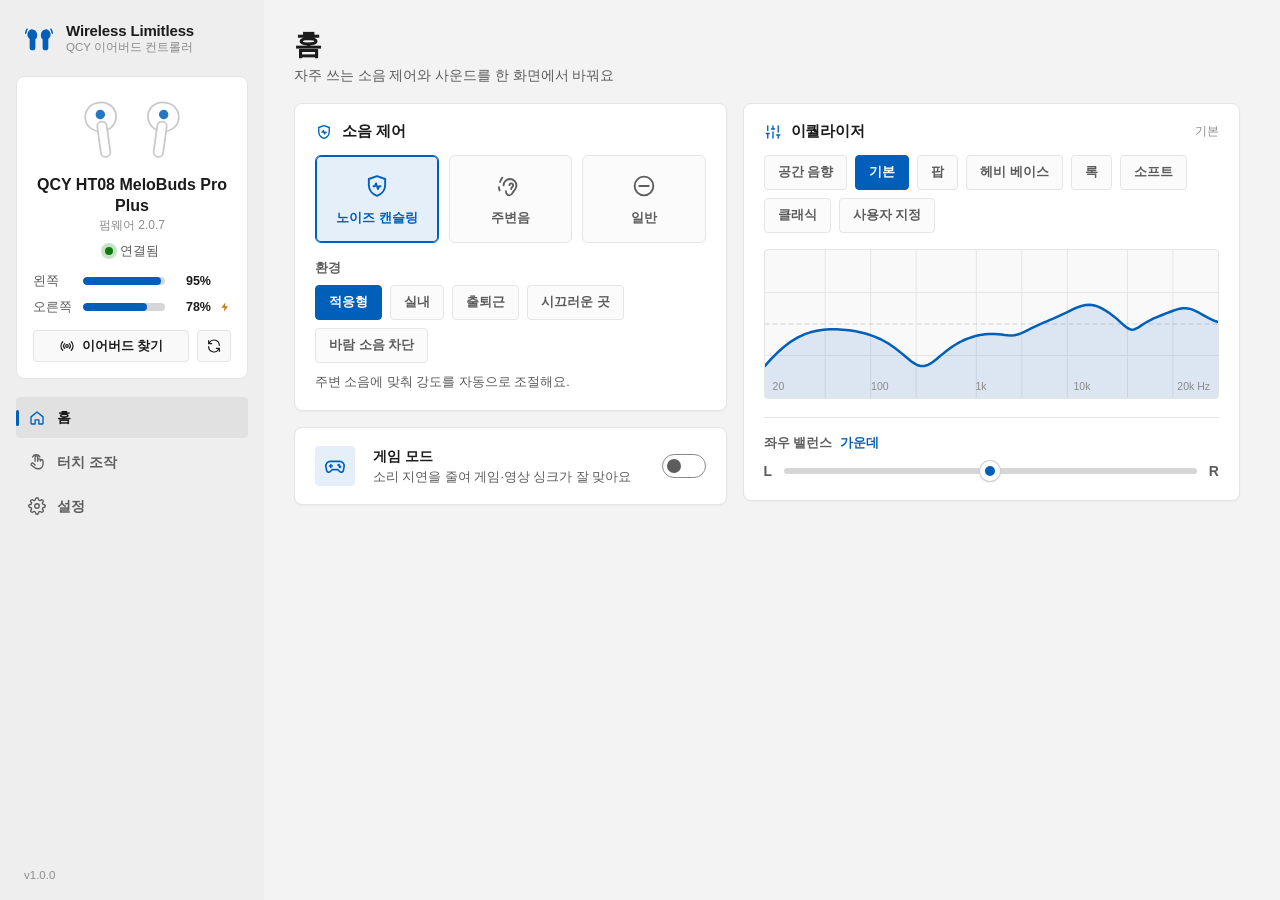
<file: design/style-B-fluent.html>
<!doctype html>
<html lang="ko" data-theme="fluent">
<head>
<meta charset="utf-8">

<meta name="viewport" content="width=device-width, initial-scale=1">
<title>스타일 B · Fluent — Windows 11 라이트</title>
<style>
/* Wireless Limitless — shared layout + three visual themes (aurora / fluent / studio). */

:root {
  color-scheme: dark;
  --font: "Segoe UI Variable Text", "Segoe UI", "Malgun Gothic", "맑은 고딕", sans-serif;
  --font-display: "Segoe UI Variable Display", "Segoe UI", "Malgun Gothic", sans-serif;
  --font-num: var(--font-display);
  --bg: #060910;
  --sidebar-bg: rgba(255, 255, 255, 0.025);
  --surface: rgba(255, 255, 255, 0.055);
  --surface-strong: rgba(255, 255, 255, 0.075);
  --surface-hover: rgba(255, 255, 255, 0.1);
  --border: rgba(255, 255, 255, 0.085);
  --border-strong: rgba(255, 255, 255, 0.18);
  --text: #eef2ff;
  --text-2: rgba(222, 229, 255, 0.64);
  --text-3: rgba(222, 229, 255, 0.4);
  --accent: #5cf2d6;
  --accent-2: #8b93ff;
  --accent-grad: linear-gradient(135deg, #5cf2d6 0%, #8b93ff 100%);
  --on-accent: #04121a;
  --accent-soft: rgba(92, 242, 214, 0.13);
  --accent-line: rgba(92, 242, 214, 0.45);
  --ok: #4ade80;
  --warn: #fbbf24;
  --danger: #fb7185;
  --danger-soft: rgba(251, 113, 133, 0.13);
  --radius-lg: 22px;
  --radius-md: 14px;
  --radius-sm: 10px;
  --shadow: 0 12px 32px rgba(0, 0, 0, 0.35);
  --blur: blur(20px) saturate(140%);
  --track: rgba(255, 255, 255, 0.12);
  --thumb: #ffffff;
  --bud-fill: rgba(255, 255, 255, 0.9);
  --bud-stroke: rgba(255, 255, 255, 0.0);
  --modal-veil: rgba(3, 6, 12, 0.62);
  --heading-transform: none;
  --heading-spacing: -0.01em;
}

* { box-sizing: border-box; }
html, body { margin: 0; height: 100%; }
body {
  font-family: var(--font);
  font-size: 14px;
  line-height: 1.45;
  background: var(--bg);
  color: var(--text);
  -webkit-font-smoothing: antialiased;
  overflow: hidden;
  user-select: none;
}
input, select, button, textarea { font: inherit; color: inherit; }
button { cursor: pointer; }
button:disabled { cursor: default; }
:focus-visible { outline: 2px solid var(--accent); outline-offset: 2px; }
.sprite { display: none; }
[hidden] { display: none !important; }

svg { width: 18px; height: 18px; flex: none; fill: none; stroke: currentColor; stroke-width: 1.8; stroke-linecap: round; stroke-linejoin: round; }

/* ---------------------------------------------------------------- backdrop */
.backdrop { position: fixed; inset: 0; z-index: 0; pointer-events: none; overflow: hidden; }
.backdrop i { position: absolute; border-radius: 50%; filter: blur(70px); opacity: 0.55; }
.backdrop i:nth-child(1) { width: 520px; height: 520px; left: -120px; top: -160px; background: #0f766e; animation: drift 26s ease-in-out infinite alternate; }
.backdrop i:nth-child(2) { width: 460px; height: 460px; right: -140px; top: 20%; background: #4338ca; animation: drift 32s ease-in-out infinite alternate-reverse; }
.backdrop i:nth-child(3) { width: 380px; height: 380px; left: 35%; bottom: -200px; background: #0e7490; opacity: 0.35; animation: drift 38s ease-in-out infinite alternate; }
@keyframes drift { to { transform: translate(60px, 40px) scale(1.12); } }

/* ------------------------------------------------------------------ layout */
.app { position: relative; z-index: 1; display: grid; grid-template-columns: 264px minmax(0, 1fr); height: 100vh; }
.sidebar {
  display: flex; flex-direction: column; gap: 18px;
  padding: 20px 16px 16px;
  background: var(--sidebar-bg);
  border-right: 1px solid var(--border);
  overflow-y: auto;
}
.main { position: relative; overflow-y: auto; padding: 26px 30px 36px; scrollbar-gutter: stable; }
.page { display: none; max-width: 1180px; margin: 0 auto; }
.page.active { display: block; animation: page-in 0.22s ease; }
@keyframes page-in { from { opacity: 0; transform: translateY(6px); } }

.page-head { margin: 2px 0 18px; }
.page-head h1 { margin: 0; font: 700 26px/1.2 var(--font-display); letter-spacing: var(--heading-spacing); text-transform: var(--heading-transform); }
.page-head p { margin: 4px 0 0; color: var(--text-2); font-size: 13.5px; }

/* ------------------------------------------------------------------- brand */
.brand { display: flex; align-items: center; gap: 10px; padding: 2px 6px; }
.brand-mark { width: 34px; height: 34px; fill: var(--accent); stroke: var(--accent); stroke-width: 1.4; filter: drop-shadow(0 0 10px var(--accent-soft)); }
.brand-name { font: 700 15px var(--font-display); letter-spacing: -0.01em; }
.brand-sub { font-size: 11.5px; color: var(--text-3); }

/* ------------------------------------------------------------- device card */
.device-card {
  background: var(--surface); border: 1px solid var(--border); border-radius: var(--radius-lg);
  padding: 14px 16px 16px; backdrop-filter: var(--blur); box-shadow: var(--shadow);
}
.device-visual { display: flex; justify-content: center; margin: 2px 0 6px; }
.buds-art { width: 150px; height: 76px; stroke: none; }
.bud rect { fill: var(--bud-fill); stroke: var(--bud-stroke); stroke-width: 1.5; }
.bud-mesh { fill: var(--accent); opacity: 0.85; }
.bud-l { transform-origin: 35px 30px; transform: rotate(-8deg); }
.bud-r { transform-origin: 85px 30px; transform: rotate(8deg); }
.device-name { font: 700 16px/1.3 var(--font-display); text-align: center; overflow-wrap: anywhere; }
.device-model { font-size: 12px; color: var(--text-3); text-align: center; min-height: 1.2em; }
.device-status { display: flex; justify-content: center; align-items: center; gap: 7px; margin: 8px 0 12px; font-size: 12.5px; color: var(--text-2); }
.device-status .dot { width: 8px; height: 8px; border-radius: 50%; background: var(--text-3); }
.device-status.s-connected .dot { background: var(--ok); box-shadow: 0 0 0 4px color-mix(in srgb, var(--ok) 22%, transparent); }
.device-status.s-searching .dot, .device-status.s-connecting .dot, .device-status.s-syncing .dot { background: var(--warn); animation: pulse 1.2s ease-in-out infinite; }
.device-status.s-offline .dot, .device-status.s-bt_off .dot, .device-status.s-unsupported .dot { background: var(--danger); }
@keyframes pulse { 50% { opacity: 0.3; } }

.battery-list { display: grid; gap: 8px; }
.battery { display: grid; grid-template-columns: 42px 1fr 38px 12px; align-items: center; gap: 8px; font-size: 12.5px; }
.bat-label { color: var(--text-2); }
.bat-bar { height: 8px; border-radius: 99px; background: var(--track); overflow: hidden; }
.bat-bar i { display: block; height: 100%; width: var(--pct, 0%); background: var(--accent-grad); border-radius: inherit; transition: width 0.4s ease; }
.battery.low .bat-bar i { background: var(--danger); }
.bat-val { font-family: var(--font-num); font-weight: 600; text-align: right; font-variant-numeric: tabular-nums; }
.bat-bolt { width: 12px; height: 12px; fill: var(--warn); stroke: none; opacity: 0; }
.battery.charging .bat-bolt { opacity: 1; }
.device-actions { display: flex; gap: 8px; margin-top: 14px; }
.device-actions .btn:first-child { flex: 1; }

/* --------------------------------------------------------------------- nav */
.nav { display: grid; gap: 4px; }
.nav-item {
  position: relative; display: flex; align-items: center; gap: 11px; width: 100%;
  padding: 10px 12px; border: 0; border-radius: var(--radius-sm); background: transparent;
  color: var(--text-2); font-weight: 600; text-align: left; transition: background 0.15s, color 0.15s;
}
.nav-item:hover { background: var(--surface-hover); color: var(--text); }
.nav-item.active { background: var(--accent-soft); color: var(--accent); }
.nav-badge { position: absolute; right: 12px; width: 8px; height: 8px; border-radius: 50%; background: var(--accent); }
.sidebar-foot { margin-top: auto; padding: 0 8px; font-size: 11.5px; color: var(--text-3); }

/* ----------------------------------------------------------------- buttons */
.btn {
  display: inline-flex; align-items: center; justify-content: center; gap: 7px;
  padding: 9px 16px; border-radius: var(--radius-sm); border: 1px solid transparent;
  font-weight: 600; font-size: 13.5px; background: transparent; color: var(--text);
  transition: filter 0.15s, background 0.15s, border-color 0.15s, transform 0.08s;
  white-space: nowrap;
}
.btn:active:not(:disabled) { transform: translateY(1px); }
.btn:disabled { opacity: 0.45; }
.btn.sm { padding: 6px 11px; font-size: 12.5px; }
.btn.sm svg { width: 16px; height: 16px; }
.btn.icon-only { padding: 6px 8px; }
.btn.primary { background: var(--accent-grad); color: var(--on-accent); }
.btn.primary:hover:not(:disabled) { filter: brightness(1.08); }
.btn.soft { background: var(--surface-strong); border-color: var(--border); }
.btn.soft:hover:not(:disabled) { background: var(--surface-hover); border-color: var(--border-strong); }
.btn.ghost { color: var(--text-2); }
.btn.ghost:hover:not(:disabled) { background: var(--surface-hover); color: var(--text); }
.btn.danger { background: var(--danger-soft); color: var(--danger); border-color: color-mix(in srgb, var(--danger) 35%, transparent); }
.btn.danger:hover:not(:disabled) { background: color-mix(in srgb, var(--danger) 22%, transparent); }

/* ------------------------------------------------------------------- cards */
.card {
  background: var(--surface); border: 1px solid var(--border); border-radius: var(--radius-lg);
  padding: 18px 20px; box-shadow: var(--shadow); backdrop-filter: var(--blur);
  transition: opacity 0.2s, filter 0.2s;
}
.card-head { display: flex; align-items: center; justify-content: space-between; gap: 12px; margin-bottom: 14px; }
.card h2, .group-title {
  display: flex; align-items: center; gap: 9px; margin: 0;
  font: 650 15px var(--font-display); letter-spacing: var(--heading-spacing); text-transform: var(--heading-transform);
}
.card h2 svg { color: var(--accent); }
.card-meta { font-size: 12px; color: var(--text-3); }
.group-title { margin-bottom: 6px; }
.divider { height: 1px; background: var(--border); margin: 18px 0 14px; }
.hint { margin: 10px 0 0; color: var(--text-2); font-size: 12.5px; line-height: 1.5; }
.hint.with-ico { display: flex; gap: 8px; align-items: flex-start; }
.hint.with-ico svg { width: 15px; height: 15px; margin-top: 1px; color: var(--text-3); }
.field-label { display: flex; align-items: baseline; gap: 8px; margin: 16px 0 8px; font-size: 12.5px; font-weight: 600; color: var(--text-2); }
.field-label output { font-family: var(--font-num); color: var(--accent); font-weight: 700; }
.pending { display: inline-flex; align-items: center; gap: 7px; font-size: 12px; color: var(--text-2); }

.home-grid {
  display: grid; gap: 16px; align-items: start;
  grid-template-columns: minmax(0, 1fr) minmax(0, 1.15fr);
  grid-template-areas: "anc sound" "quick sound";
}
.card-anc { grid-area: anc; }
.card-sound { grid-area: sound; }
.card-quick { grid-area: quick; padding-top: 8px; padding-bottom: 8px; }
@media (max-width: 1080px) {
  .home-grid { grid-template-columns: minmax(0, 1fr); grid-template-areas: "anc" "quick" "sound"; }
}

/* ------------------------------------------------------------- mode tiles */
.mode-tiles { display: grid; grid-template-columns: repeat(3, minmax(0, 1fr)); gap: 10px; }
.mode-tile {
  position: relative; display: flex; flex-direction: column; align-items: center; gap: 9px;
  padding: 16px 6px 14px; border-radius: var(--radius-md); border: 1px solid var(--border);
  background: var(--surface-strong); color: var(--text-2); font-weight: 650; font-size: 13px;
  transition: background 0.18s, color 0.18s, box-shadow 0.18s, border-color 0.18s;
}
.mode-tile svg { width: 28px; height: 28px; stroke-width: 1.6; }
.mode-tile:hover { color: var(--text); border-color: var(--border-strong); }
.mode-tile.active { background: var(--accent-grad); color: var(--on-accent); border-color: transparent; box-shadow: 0 10px 26px -8px var(--accent-line); }
.mode-tile .led { display: none; }
.anc-detail { display: none; }
.anc-detail.active { display: block; animation: page-in 0.2s ease; }

/* ------------------------------------------------------------ chips & seg */
.chips { display: flex; flex-wrap: wrap; gap: 8px; }
.chip {
  padding: 7px 13px; border-radius: 99px; border: 1px solid var(--border);
  background: transparent; color: var(--text-2); font-size: 13px; font-weight: 600;
  transition: background 0.15s, color 0.15s, border-color 0.15s;
}
.chip:hover { color: var(--text); border-color: var(--border-strong); }
.chip.active { background: var(--accent-soft); color: var(--accent); border-color: var(--accent-line); }

.seg { display: inline-flex; gap: 2px; padding: 3px; border-radius: var(--radius-sm); background: var(--surface-strong); border: 1px solid var(--border); }
.seg.full { display: flex; width: 100%; margin-top: 4px; }
.seg button {
  flex: 1; min-width: 56px; padding: 6px 14px; border: 0; border-radius: calc(var(--radius-sm) - 3px);
  background: transparent; color: var(--text-2); font-weight: 650; font-size: 13px; transition: background 0.15s, color 0.15s;
}
.seg button:hover { color: var(--text); }
.seg button.active { background: var(--accent-grad); color: var(--on-accent); }
.level-row { display: flex; align-items: center; justify-content: space-between; gap: 12px; margin-top: 4px; }
.level-row .field-label { margin: 12px 0; }

/* ------------------------------------------------------------------- rows */
.row { display: flex; align-items: center; justify-content: space-between; gap: 18px; padding: 12px 0; border-top: 1px solid var(--border); }
.group-title + .row, .row:first-child { border-top: 0; }
.row-text { display: block; min-width: 0; }
.row-text b { display: block; font-weight: 650; font-size: 14px; }
.row-text small { display: block; margin-top: 2px; color: var(--text-2); font-size: 12.5px; line-height: 1.45; }
.row.sub { margin-left: 4px; padding-left: 14px; border-top: 0; border-left: 2px solid var(--accent-soft); }
.row.big { border: 0; padding: 10px 0; }
.row-ico { display: grid; place-items: center; width: 40px; height: 40px; border-radius: var(--radius-sm); background: var(--accent-soft); color: var(--accent); flex: none; }
.row-ico svg { width: 22px; height: 22px; }
.row.big .row-text { flex: 1; }
label.row { cursor: pointer; }

/* ----------------------------------------------------------------- switch */
.switch {
  appearance: none; position: relative; flex: none; width: 44px; height: 24px; margin: 0;
  border-radius: 99px; background: var(--track); border: 1px solid var(--border); cursor: pointer;
  transition: background 0.2s, border-color 0.2s;
}
.switch::before {
  content: ""; position: absolute; top: 2px; left: 2px; width: 18px; height: 18px; border-radius: 50%;
  background: var(--thumb); box-shadow: 0 1px 3px rgba(0, 0, 0, 0.35); transition: transform 0.2s cubic-bezier(.3,1.4,.5,1);
}
.switch:checked { background: var(--accent); border-color: transparent; }
.switch:checked::before { transform: translateX(20px); }

/* ------------------------------------------------------------------ range */
.range { appearance: none; width: 100%; height: 22px; margin: 0; background: transparent; cursor: pointer; --fill: 50%; }
.range::-webkit-slider-runnable-track {
  height: 6px; border-radius: 99px;
  background: linear-gradient(to right, var(--accent) 0 var(--fill), var(--track) var(--fill) 100%);
}
.range.center::-webkit-slider-runnable-track {
  background: linear-gradient(to right, var(--track) 0 var(--lo, 50%), var(--accent) var(--lo, 50%) var(--hi, 50%), var(--track) var(--hi, 50%) 100%);
}
.range::-webkit-slider-thumb {
  appearance: none; width: 18px; height: 18px; margin-top: -6px; border-radius: 50%;
  background: var(--thumb); border: 3px solid var(--accent); box-shadow: 0 2px 6px rgba(0, 0, 0, 0.3);
}
.range:disabled { opacity: 0.4; cursor: default; }
.range-scale { display: flex; justify-content: space-between; padding: 2px 5px 0; font-size: 11px; color: var(--text-3); font-family: var(--font-num); }
.slider-block { margin-top: 4px; }
.slider-block.disabled { opacity: 0.45; }
.balance-track { display: flex; align-items: center; gap: 12px; font-weight: 700; color: var(--text-2); font-family: var(--font-num); }

/* --------------------------------------------------------------------- EQ */
.eq-graph { position: relative; height: 150px; margin: 16px 0 4px; border-radius: var(--radius-sm); background: var(--surface-strong); border: 1px solid var(--border); overflow: hidden; }
.eq-graph svg { position: absolute; inset: 0; width: 100%; height: 100%; stroke: none; }
.eq-grid line { stroke: var(--border); stroke-width: 1; vector-effect: non-scaling-stroke; }
.eq-grid line.zero { stroke: var(--border-strong); stroke-dasharray: 4 4; }
.eq-line { fill: none; stroke: var(--accent); stroke-width: 2.5; vector-effect: non-scaling-stroke; }
.eq-fill { fill: var(--accent); opacity: 0.12; stroke: none; }
.eq-axis { position: absolute; left: 0; right: 0; bottom: 4px; display: flex; justify-content: space-between; padding: 0 8px; font-size: 10.5px; color: var(--text-3); font-family: var(--font-num); pointer-events: none; }
.eq-editor { margin-top: 14px; }
.eq-bands { display: grid; grid-template-columns: repeat(10, minmax(0, 1fr)); gap: 4px; }
.eq-band { display: flex; flex-direction: column; align-items: center; gap: 6px; }
.eq-band output { font: 700 11.5px var(--font-num); color: var(--text); min-height: 1.2em; font-variant-numeric: tabular-nums; }
.eq-band label { font: 600 11px var(--font-num); color: var(--text-3); }
.eq-band .range { writing-mode: vertical-lr; direction: rtl; width: 24px; height: 130px; }
.eq-band .range::-webkit-slider-runnable-track {
  width: 6px; height: auto;
  background: linear-gradient(to top, var(--track) 0 var(--lo, 50%), var(--accent) var(--lo, 50%) var(--hi, 50%), var(--track) var(--hi, 50%) 100%);
}
.eq-band .range::-webkit-slider-thumb { margin-top: 0; margin-left: -6px; }
.eq-tools { display: flex; align-items: center; justify-content: space-between; gap: 10px; margin-top: 10px; }
.eq-tools .hint { margin: 0; }

/* ------------------------------------------------------------------ touch */
.touch-grid { display: grid; grid-template-columns: 120px minmax(0, 1fr) minmax(0, 1fr); gap: 12px 16px; align-items: center; }
.touch-side { display: flex; align-items: center; gap: 8px; font-weight: 700; color: var(--text-2); font-size: 13px; }
.touch-side:last-of-type .side-bud { transform: scaleX(-1); }
.side-bud { color: var(--accent); }
.touch-gesture { display: flex; align-items: center; gap: 10px; font-weight: 650; }
.taps { display: inline-flex; gap: 3px; width: 26px; }
.taps i { width: 6px; height: 6px; border-radius: 50%; background: var(--accent); }
.select-wrap { position: relative; }
.select-wrap::after {
  content: ""; position: absolute; right: 13px; top: 50%; width: 7px; height: 7px; margin-top: -5px;
  border-right: 2px solid var(--text-2); border-bottom: 2px solid var(--text-2); transform: rotate(45deg); pointer-events: none;
}
select {
  appearance: none; width: 100%; padding: 10px 34px 10px 12px; border-radius: var(--radius-sm);
  border: 1px solid var(--border); background: var(--surface-strong); font-weight: 600; font-size: 13.5px; cursor: pointer;
}
select:hover { border-color: var(--border-strong); }
select option { background: #151a24; color: #eef2ff; }
.select-wrap.compact select { width: 150px; padding-top: 7px; padding-bottom: 7px; font-size: 13px; }

/* --------------------------------------------------------------- settings */
.settings-grid { columns: 2 380px; column-gap: 16px; }
.settings-grid .card { break-inside: avoid; margin-bottom: 16px; }
.input { width: 100%; padding: 8px 11px; border-radius: var(--radius-sm); border: 1px solid var(--border); background: var(--surface-strong); user-select: text; }
.input:focus { outline: none; border-color: var(--accent); }
.input.num { width: 90px; font-family: var(--font-num); }
.inline-form { display: flex; gap: 8px; align-items: center; }
.inline-form.wide { margin: 0 0 12px; }
.facts { display: grid; grid-template-columns: repeat(3, minmax(0, 1fr)); gap: 8px; margin: 0; }
.facts div { padding: 10px 12px; border-radius: var(--radius-sm); background: var(--surface-strong); border: 1px solid var(--border); min-width: 0; }
.facts dt { font-size: 11.5px; color: var(--text-3); }
.facts dd { margin: 2px 0 0; font-weight: 650; font-size: 12.5px; overflow-wrap: anywhere; font-family: var(--font-num); }
.danger-zone { border-color: color-mix(in srgb, var(--danger) 30%, var(--border)); }
.danger-zone .group-title svg { color: var(--danger); }

/* ---------------------------------------------------------------- banners */
.banner {
  display: flex; align-items: center; gap: 12px; max-width: 1180px; margin: 0 auto 16px;
  padding: 12px 16px; border-radius: var(--radius-md); background: var(--surface-strong);
  border: 1px solid var(--border); backdrop-filter: var(--blur);
}
.banner-text { flex: 1; display: grid; gap: 1px; font-size: 13px; }
.banner-text span { color: var(--text-2); }
.banner.update { border-color: var(--accent-line); background: var(--accent-soft); }
.banner-ico { color: var(--accent); }
.banner.error .spinner { display: none; }

.app.offline .needs-live { opacity: 0.42; pointer-events: none; filter: saturate(0.5); }

.spinner { width: 14px; height: 14px; flex: none; border-radius: 50%; border: 2px solid var(--text-3); border-top-color: var(--accent); animation: spin 0.8s linear infinite; }
@keyframes spin { to { transform: rotate(360deg); } }

/* ------------------------------------------------------------------ modals */
.modal { position: fixed; inset: 0; z-index: 50; display: grid; place-items: center; padding: 24px; background: var(--modal-veil); backdrop-filter: blur(6px); animation: fade 0.15s ease; }
@keyframes fade { from { opacity: 0; } }
.modal-card {
  width: min(440px, 100%); padding: 24px; border-radius: var(--radius-lg);
  background: var(--modal-bg, #121826); border: 1px solid var(--border-strong); box-shadow: 0 30px 80px rgba(0, 0, 0, 0.5);
  animation: pop 0.18s ease;
}
@keyframes pop { from { transform: scale(0.96); opacity: 0; } }
.modal-card h3 { margin: 0 0 8px; font: 700 18px var(--font-display); }
.modal-text { margin: 0; color: var(--text-2); line-height: 1.6; }
.modal-text b { color: var(--text); }
.modal-actions { display: flex; justify-content: flex-end; gap: 8px; margin-top: 22px; }
.ack { display: flex; gap: 10px; align-items: flex-start; margin-top: 16px; padding: 12px; border-radius: var(--radius-sm); background: var(--danger-soft); font-size: 13px; cursor: pointer; user-select: none; }
.ack input { margin-top: 3px; accent-color: var(--danger); }
.changelog { max-height: 220px; overflow: auto; margin: 14px 0 0; padding: 12px 14px; border-radius: var(--radius-sm); background: var(--surface-strong); border: 1px solid var(--border); white-space: pre-wrap; font: 12.5px/1.6 var(--font); user-select: text; }
.progress { height: 6px; margin-top: 16px; border-radius: 99px; background: var(--track); overflow: hidden; }
.progress i { display: block; height: 100%; width: var(--pct, 0%); background: var(--accent-grad); transition: width 0.2s; }

.find-radar { position: relative; display: grid; place-items: center; width: 96px; height: 96px; margin: 0 auto 14px; color: var(--accent); }
.find-radar svg { width: 36px; height: 36px; }
.find-radar i { position: absolute; inset: 30px; border-radius: 50%; border: 2px solid var(--accent); opacity: 0; }
.finding .find-radar i { animation: ripple 1.8s ease-out infinite; }
.finding .find-radar i:nth-child(2) { animation-delay: 0.6s; }
.finding .find-radar i:nth-child(3) { animation-delay: 1.2s; }
@keyframes ripple { from { inset: 34px; opacity: 0.9; } to { inset: -4px; opacity: 0; } }

/* ------------------------------------------------------------------ toasts */
.toasts { position: fixed; right: 20px; bottom: 20px; z-index: 60; display: grid; gap: 8px; width: min(380px, calc(100vw - 40px)); }
.toast {
  display: flex; gap: 10px; align-items: flex-start; padding: 12px 14px; border-radius: var(--radius-md);
  background: var(--modal-bg, #121826); border: 1px solid var(--border-strong); box-shadow: 0 16px 40px rgba(0, 0, 0, 0.35);
  font-size: 13px; animation: pop 0.18s ease;
}
.toast svg { color: var(--ok); margin-top: 1px; }
.toast.error { border-color: color-mix(in srgb, var(--danger) 50%, transparent); }
.toast.error svg { color: var(--danger); }

/* ------------------------------------------------------------- scrollbars */
::-webkit-scrollbar { width: 10px; height: 10px; }
::-webkit-scrollbar-thumb { background: var(--border-strong); border-radius: 99px; border: 3px solid transparent; background-clip: padding-box; }
::-webkit-scrollbar-track { background: transparent; }

@media (max-width: 860px) {
  .app { grid-template-columns: 220px minmax(0, 1fr); }
  .main { padding: 20px 18px 28px; }
  .facts { grid-template-columns: 1fr; }
  .touch-grid { grid-template-columns: 90px minmax(0, 1fr) minmax(0, 1fr); }
}

/* =====================================================================
   THEME B — FLUENT: Windows 11 light, calm and native
   ===================================================================== */
[data-theme="fluent"] {
  color-scheme: light;
  --bg: #f3f3f3;
  --sidebar-bg: #eeeeee;
  --surface: #ffffff;
  --surface-strong: #f9f9f9;
  --surface-hover: rgba(0, 0, 0, 0.045);
  --border: #e5e5e5;
  --border-strong: #cfcfcf;
  --text: #1b1b1b;
  --text-2: #5c5c5c;
  --text-3: #8b8b8b;
  --accent: #005fb8;
  --accent-2: #005fb8;
  --accent-grad: #005fb8;
  --on-accent: #ffffff;
  --accent-soft: #e5eff9;
  --accent-line: rgba(0, 95, 184, 0.5);
  --ok: #0f7b0f;
  --warn: #c27c0e;
  --danger: #c42b1c;
  --danger-soft: #fde7e9;
  --radius-lg: 8px;
  --radius-md: 6px;
  --radius-sm: 4px;
  --shadow: 0 1px 2px rgba(0, 0, 0, 0.04);
  --blur: none;
  --track: #d6d6d6;
  --thumb: #ffffff;
  --bud-fill: #ffffff;
  --bud-stroke: #c9c9c9;
  --modal-veil: rgba(0, 0, 0, 0.3);
  --modal-bg: #ffffff;
}
[data-theme="fluent"] .backdrop { display: none; }
[data-theme="fluent"] .sidebar { border-right: 0; }
[data-theme="fluent"] .brand-mark { filter: none; }
[data-theme="fluent"] .device-card { box-shadow: none; }
[data-theme="fluent"] .nav-item.active { background: rgba(0, 0, 0, 0.055); color: var(--text); }
[data-theme="fluent"] .nav-item.active::before { content: ""; position: absolute; left: 0; top: 50%; width: 3px; height: 16px; margin-top: -8px; border-radius: 3px; background: var(--accent); }
[data-theme="fluent"] .nav-item.active svg { color: var(--accent); }
[data-theme="fluent"] .mode-tile { background: #fbfbfb; }
[data-theme="fluent"] .mode-tile.active { background: var(--accent-soft); color: var(--accent); border: 1px solid var(--accent); box-shadow: inset 0 0 0 1px var(--accent); }
[data-theme="fluent"] .chip { border-radius: var(--radius-sm); background: #fbfbfb; }
[data-theme="fluent"] .chip.active { background: var(--accent); color: #fff; border-color: var(--accent); }
[data-theme="fluent"] .switch { background: transparent; border: 1px solid #8a8a8a; }
[data-theme="fluent"] .switch::before { top: 4px; left: 4px; width: 14px; height: 14px; background: #5d5d5d; box-shadow: none; }
[data-theme="fluent"] .switch:checked { background: var(--accent); border-color: var(--accent); }
[data-theme="fluent"] .switch:checked::before { background: #fff; transform: translateX(20px); }
[data-theme="fluent"] .range::-webkit-slider-thumb { width: 20px; height: 20px; margin-top: -7px; border: 5px solid #fff; background: var(--accent); box-shadow: 0 0 0 1px #d0d0d0, 0 1px 3px rgba(0,0,0,.15); }
[data-theme="fluent"] .eq-band .range::-webkit-slider-thumb { margin-left: -7px; margin-top: 0; }
[data-theme="fluent"] select option { background: #fff; color: #1b1b1b; }
[data-theme="fluent"] .toast, [data-theme="fluent"] .modal-card { box-shadow: 0 8px 32px rgba(0, 0, 0, 0.14); }
[data-theme="fluent"] .page-head h1 { font-weight: 600; font-size: 28px; }

/* =====================================================================
   THEME C — STUDIO: warm hi-fi hardware, amber LEDs and faders
   ===================================================================== */
[data-theme="studio"] {
  --font: "Malgun Gothic", "맑은 고딕", "Segoe UI", sans-serif;
  --font-display: "Bahnschrift", "Segoe UI Variable Display", "Malgun Gothic", sans-serif;
  --font-num: "Bahnschrift", "Consolas", monospace;
  --bg: #13110f;
  --sidebar-bg: #0f0d0b;
  --surface: #1c1916;
  --surface-strong: #25211d;
  --surface-hover: #2d2823;
  --border: #2e2924;
  --border-strong: #4a4138;
  --text: #f4ead9;
  --text-2: #b9aa95;
  --text-3: #7f7263;
  --accent: #ffa42e;
  --accent-2: #ff6b2c;
  --accent-grad: linear-gradient(180deg, #ffbd52 0%, #ff8f1f 100%);
  --on-accent: #1d1206;
  --accent-soft: rgba(255, 164, 46, 0.11);
  --accent-line: rgba(255, 164, 46, 0.5);
  --ok: #9be15d;
  --warn: #ffcf4a;
  --danger: #ff5f45;
  --danger-soft: rgba(255, 95, 69, 0.12);
  --radius-lg: 10px;
  --radius-md: 7px;
  --radius-sm: 5px;
  --shadow: inset 0 1px 0 rgba(255, 255, 255, 0.035), 0 10px 26px rgba(0, 0, 0, 0.45);
  --blur: none;
  --track: #0b0a09;
  --thumb: #e9e0d2;
  --bud-fill: #2c2723;
  --bud-stroke: #564a3e;
  --modal-veil: rgba(8, 6, 4, 0.7);
  --modal-bg: #1f1b17;
  --heading-transform: uppercase;
  --heading-spacing: 0.06em;
}
[data-theme="studio"] body {
  background:
    radial-gradient(120% 80% at 50% -10%, rgba(255, 164, 46, 0.07), transparent 60%),
    repeating-linear-gradient(0deg, rgba(255,255,255,0.012) 0 1px, transparent 1px 3px),
    var(--bg);
}
[data-theme="studio"] .backdrop { display: none; }
[data-theme="studio"] .brand-name { text-transform: uppercase; letter-spacing: 0.08em; font-size: 14px; }
[data-theme="studio"] .brand-mark { filter: drop-shadow(0 0 6px rgba(255, 164, 46, 0.35)); }
[data-theme="studio"] .page-head h1 { font-weight: 600; font-size: 24px; }
[data-theme="studio"] .card { border-top-color: #3a332c; }
[data-theme="studio"] .nav-item { text-transform: uppercase; letter-spacing: 0.06em; font-family: var(--font-display); font-size: 13px; }
[data-theme="studio"] .nav-item.active { background: #211d19; color: var(--accent); box-shadow: inset 0 0 0 1px var(--border-strong); }
[data-theme="studio"] .mode-tile {
  background: linear-gradient(180deg, #2a2520, #1f1b17); border-color: #3a332c;
  box-shadow: inset 0 1px 0 rgba(255,255,255,0.05), 0 3px 0 #0b0a09; text-transform: uppercase; letter-spacing: 0.04em; font-family: var(--font-display);
}
[data-theme="studio"] .mode-tile .led { display: block; position: absolute; top: 10px; right: 10px; width: 7px; height: 7px; border-radius: 50%; background: #3b332b; }
[data-theme="studio"] .mode-tile.active { background: linear-gradient(180deg, #1c1916, #221e1a); color: var(--accent); box-shadow: inset 0 2px 6px rgba(0,0,0,0.6); transform: translateY(2px); border-color: #3a332c; }
[data-theme="studio"] .mode-tile.active .led { background: var(--accent); box-shadow: 0 0 10px 2px rgba(255, 164, 46, 0.7); }
[data-theme="studio"] .chip { border-radius: var(--radius-sm); font-family: var(--font-display); letter-spacing: 0.03em; }
[data-theme="studio"] .chip.active { background: #2a241e; color: var(--accent); border-color: var(--accent-line); box-shadow: 0 0 12px -4px rgba(255,164,46,.6); }
[data-theme="studio"] .seg { background: #0f0d0b; }
[data-theme="studio"] .seg button { font-family: var(--font-display); letter-spacing: 0.04em; }
[data-theme="studio"] .seg button.active { background: #2a241e; color: var(--accent); text-shadow: 0 0 8px rgba(255, 164, 46, 0.6); box-shadow: inset 0 0 0 1px var(--accent-line); }
[data-theme="studio"] .switch { border-radius: 4px; background: #0b0a09; border-color: #3a332c; }
[data-theme="studio"] .switch::before { border-radius: 3px; background: linear-gradient(180deg, #e9e0d2, #b7aa98); }
[data-theme="studio"] .switch:checked { background: rgba(255, 164, 46, 0.25); border-color: var(--accent-line); }
[data-theme="studio"] .switch:checked::before { background: linear-gradient(180deg, #ffc56b, #ff9a26); box-shadow: 0 0 10px rgba(255, 164, 46, 0.6); }
[data-theme="studio"] .bat-bar { height: 10px; border-radius: 2px; background: #0b0a09; }
[data-theme="studio"] .bat-bar i { border-radius: 0; background: repeating-linear-gradient(90deg, #9be15d 0 6px, transparent 6px 8px); }
[data-theme="studio"] .battery.low .bat-bar i { background: repeating-linear-gradient(90deg, var(--danger) 0 6px, transparent 6px 8px); }
[data-theme="studio"] .range::-webkit-slider-thumb { width: 14px; height: 22px; margin-top: -8px; border-radius: 3px; border: 1px solid #0b0a09; background: linear-gradient(180deg, #efe6d8 0 45%, #1a1714 45% 55%, #cfc3b1 55%); }
[data-theme="studio"] .eq-band .range::-webkit-slider-thumb { width: 26px; height: 14px; margin-left: -10px; margin-top: 0; background: linear-gradient(90deg, #efe6d8 0 44%, #1a1714 44% 56%, #cfc3b1 56%); }
[data-theme="studio"] .eq-band .range::-webkit-slider-runnable-track { width: 6px; }
[data-theme="studio"] .eq-band { background: repeating-linear-gradient(0deg, transparent 0 12px, rgba(255,255,255,0.04) 12px 13px); border-radius: 4px; padding: 4px 0; }
[data-theme="studio"] .eq-graph { background: #0c0b0a; box-shadow: inset 0 2px 10px rgba(0,0,0,0.7); }
[data-theme="studio"] .eq-line { stroke: var(--accent); filter: drop-shadow(0 0 4px rgba(255, 164, 46, 0.7)); }
[data-theme="studio"] .field-label, [data-theme="studio"] .group-title { font-family: var(--font-display); }
[data-theme="studio"] .field-label { text-transform: uppercase; letter-spacing: 0.08em; font-size: 11.5px; }
[data-theme="studio"] .btn { font-family: var(--font-display); letter-spacing: 0.04em; }
[data-theme="studio"] .btn.primary { box-shadow: 0 3px 0 #7a4308; }
[data-theme="studio"] select option { background: #1f1b17; color: #f4ead9; }

</style>
</head>
<body>
<svg class="sprite" aria-hidden="true" xmlns="http://www.w3.org/2000/svg">
  <symbol id="i-logo" viewBox="0 0 32 32"><path d="M9 7.5a4.5 4.5 0 0 1 4.5 4.5v1.5a2.5 2.5 0 0 1-1.6 2.33V24a2 2 0 0 1-4 0v-8.4A4.5 4.5 0 0 1 9 7.5Z"/><path d="M23 7.5a4.5 4.5 0 0 0-4.5 4.5v1.5a2.5 2.5 0 0 0 1.6 2.33V24a2 2 0 0 0 4 0v-8.4A4.5 4.5 0 0 0 23 7.5Z"/><path d="M3.5 10.5a9 9 0 0 1 1.3-3.7M28.5 10.5a9 9 0 0 0-1.3-3.7" fill="none" stroke-linecap="round"/></symbol>
  <symbol id="i-home" viewBox="0 0 24 24"><path d="M4 10.5 12 4l8 6.5V19a1 1 0 0 1-1 1h-4.5v-5.5h-5V20H5a1 1 0 0 1-1-1z"/></symbol>
  <symbol id="i-touch" viewBox="0 0 24 24"><path d="M9.5 11V5.5a1.75 1.75 0 0 1 3.5 0V11m0-1.5a1.75 1.75 0 0 1 3.5 0v1.25m0 0a1.75 1.75 0 0 1 3.5 0V15a6 6 0 0 1-6 6h-1.2a6 6 0 0 1-4.6-2.15L4.6 16.4a1.8 1.8 0 0 1 2.6-2.5L9.5 16"/><path d="M6.2 5.2a5.5 5.5 0 0 1 9.6 0" /></symbol>
  <symbol id="i-settings" viewBox="0 0 24 24"><circle cx="12" cy="12" r="3"/><path d="M19.4 15a1.7 1.7 0 0 0 .34 1.87l.06.06a2 2 0 1 1-2.83 2.83l-.06-.06a1.7 1.7 0 0 0-1.87-.34 1.7 1.7 0 0 0-1 1.54V21a2 2 0 1 1-4 0v-.09a1.7 1.7 0 0 0-1.1-1.54 1.7 1.7 0 0 0-1.87.34l-.06.06a2 2 0 1 1-2.83-2.83l.06-.06A1.7 1.7 0 0 0 4.6 15a1.7 1.7 0 0 0-1.54-1H3a2 2 0 1 1 0-4h.09a1.7 1.7 0 0 0 1.54-1.1 1.7 1.7 0 0 0-.34-1.87l-.06-.06a2 2 0 1 1 2.83-2.83l.06.06a1.7 1.7 0 0 0 1.87.34H9a1.7 1.7 0 0 0 1-1.54V3a2 2 0 1 1 4 0v.09a1.7 1.7 0 0 0 1 1.54 1.7 1.7 0 0 0 1.87-.34l.06-.06a2 2 0 1 1 2.83 2.83l-.06.06a1.7 1.7 0 0 0-.34 1.87V9a1.7 1.7 0 0 0 1.54 1H21a2 2 0 1 1 0 4h-.09a1.7 1.7 0 0 0-1.54 1Z"/></symbol>
  <symbol id="i-anc" viewBox="0 0 24 24"><path d="M12 3.5 5 6v5.2c0 4.3 2.9 8 7 9.3 4.1-1.3 7-5 7-9.3V6z"/><path d="M9 12.2h1.2l1-2.4 1.6 4.8 1-2.4H15"/></symbol>
  <symbol id="i-ambient" viewBox="0 0 24 24"><path d="M8.5 16.5c0 1.9 1.2 3.5 3 3.5 2.2 0 2.6-2.2 3.5-3.4.8-1.1 2.5-2.3 2.5-5.1a5.5 5.5 0 1 0-11 0"/><path d="M11.5 11.3a1.6 1.6 0 1 1 2.6 1.3c-.8.6-1.1 1.1-1.1 2"/><path d="M3.5 8.5a9 9 0 0 1 2-3.6M2.5 13a9.5 9.5 0 0 0 .6 2.8"/></symbol>
  <symbol id="i-normal" viewBox="0 0 24 24"><circle cx="12" cy="12" r="8"/><path d="M8 12h8"/></symbol>
  <symbol id="i-eq" viewBox="0 0 24 24"><path d="M5 20v-6M5 10V4M12 20v-8M12 8V4M19 20v-4M19 12V4M3 14h4M10 8h4M17 16h4"/></symbol>
  <symbol id="i-game" viewBox="0 0 24 24"><path d="M7 7h10a5 5 0 0 1 4.9 6l-.8 3.9a2.3 2.3 0 0 1-4 1.1L15 16H9l-2.1 2a2.3 2.3 0 0 1-4-1.1L2.1 13A5 5 0 0 1 7 7Z"/><path d="M7.5 10.5v3M6 12h3"/><circle cx="16" cy="11" r=".6"/><circle cx="17.5" cy="13" r=".6"/></symbol>
  <symbol id="i-moon" viewBox="0 0 24 24"><path d="M20 14.5A8 8 0 1 1 9.5 4a6.5 6.5 0 0 0 10.5 10.5Z"/></symbol>
  <symbol id="i-find" viewBox="0 0 24 24"><circle cx="12" cy="12" r="2"/><path d="M8.5 15.5a5 5 0 0 1 0-7M15.5 8.5a5 5 0 0 1 0 7M5.6 18.4a9 9 0 0 1 0-12.8M18.4 5.6a9 9 0 0 1 0 12.8"/></symbol>
  <symbol id="i-refresh" viewBox="0 0 24 24"><path d="M20 11a8 8 0 0 0-14.7-4.3L4 8.5M4 4v4.5h4.5M4 13a8 8 0 0 0 14.7 4.3l1.3-1.8M20 20v-4.5h-4.5"/></symbol>
  <symbol id="i-bolt" viewBox="0 0 24 24"><path d="M13 2.5 5 13.5h6l-1 8 8-11h-6z"/></symbol>
  <symbol id="i-bt" viewBox="0 0 24 24"><path d="m7 7 10 10-5 4.5v-19L17 7 7 17"/></symbol>
  <symbol id="i-power" viewBox="0 0 24 24"><path d="M12 3v8M6.3 6.8a8 8 0 1 0 11.4 0"/></symbol>
  <symbol id="i-link" viewBox="0 0 24 24"><path d="M9.5 14.5 14.5 9.5M10.5 6.5l1.4-1.4a4.2 4.2 0 0 1 6 6l-1.4 1.4M13.5 17.5l-1.4 1.4a4.2 4.2 0 0 1-6-6l1.4-1.4"/></symbol>
  <symbol id="i-chip" viewBox="0 0 24 24"><rect x="6" y="6" width="12" height="12" rx="2"/><path d="M9 2.5V6M15 2.5V6M9 18v3.5M15 18v3.5M2.5 9H6M2.5 15H6M18 9h3.5M18 15h3.5"/></symbol>
  <symbol id="i-sound" viewBox="0 0 24 24"><path d="M4 9.5h3l4.5-4v13L7 14.5H4z"/><path d="M15.5 9a4 4 0 0 1 0 6M18.5 6.5a8 8 0 0 1 0 11"/></symbol>
  <symbol id="i-ear" viewBox="0 0 24 24"><path d="M7 9a5 5 0 1 1 10 0c0 3.2-3 4-3 7a3 3 0 0 1-5.4 1.8"/><path d="M10 9.5a2 2 0 1 1 3.6 1.2"/></symbol>
  <symbol id="i-download" viewBox="0 0 24 24"><path d="M12 4v11M7.5 11 12 15.5 16.5 11M5 20h14"/></symbol>
  <symbol id="i-warn" viewBox="0 0 24 24"><path d="M12 4 2.8 19.5h18.4z"/><path d="M12 10v4.5M12 17.2v.3"/></symbol>
  <symbol id="i-check" viewBox="0 0 24 24"><path d="m5 12.5 4.5 4.5L19 7.5"/></symbol>
  <symbol id="i-reset" viewBox="0 0 24 24"><path d="M4 12a8 8 0 1 0 2.4-5.7L4 8.5M4 4v4.5h4.5"/></symbol>
  <symbol id="i-info" viewBox="0 0 24 24"><circle cx="12" cy="12" r="8.5"/><path d="M12 11v5.5M12 7.7v.3"/></symbol>
  <symbol id="i-x" viewBox="0 0 24 24"><path d="M6 6l12 12M18 6 6 18"/></symbol>
</svg>

<div class="backdrop" aria-hidden="true"><i></i><i></i><i></i></div>

<div class="app" id="app">
  <aside class="sidebar">
    <div class="brand">
      <svg class="brand-mark"><use href="#i-logo"/></svg>
      <div class="brand-text">
        <div class="brand-name">Wireless Limitless</div>
        <div class="brand-sub">QCY 이어버드 컨트롤러</div>
      </div>
    </div>

    <section class="device-card" id="deviceCard" aria-label="이어버드 상태">
      <div class="device-visual" aria-hidden="true">
        <svg viewBox="0 0 120 64" class="buds-art">
          <g class="bud bud-l"><rect x="22" y="8" width="26" height="24" rx="12"/><rect x="31" y="24" width="8" height="30" rx="4"/><circle cx="35" cy="18" r="4" class="bud-mesh"/></g>
          <g class="bud bud-r"><rect x="72" y="8" width="26" height="24" rx="12"/><rect x="81" y="24" width="8" height="30" rx="4"/><circle cx="85" cy="18" r="4" class="bud-mesh"/></g>
        </svg>
      </div>
      <div class="device-name" id="deviceName">이어버드</div>
      <div class="device-model" id="deviceModel">&nbsp;</div>
      <div class="device-status" id="deviceStatus"><span class="dot"></span><span class="status-text" id="statusText">준비 중</span></div>

      <div class="battery-list">
        <div class="battery" data-side="left"><span class="bat-label">왼쪽</span><div class="bat-bar"><i></i></div><span class="bat-val">--</span><svg class="bat-bolt"><use href="#i-bolt"/></svg></div>
        <div class="battery" data-side="right"><span class="bat-label">오른쪽</span><div class="bat-bar"><i></i></div><span class="bat-val">--</span><svg class="bat-bolt"><use href="#i-bolt"/></svg></div>
        <div class="battery" data-side="case" hidden><span class="bat-label">케이스</span><div class="bat-bar"><i></i></div><span class="bat-val">--</span><svg class="bat-bolt"><use href="#i-bolt"/></svg></div>
      </div>

      <div class="device-actions">
        <button class="btn soft sm needs-live" id="btnFind" type="button"><svg><use href="#i-find"/></svg>이어버드 찾기</button>
        <button class="btn soft sm icon-only" id="btnReconnect" type="button" title="다시 연결" aria-label="다시 연결"><svg><use href="#i-refresh"/></svg></button>
      </div>
    </section>

    <nav class="nav" aria-label="페이지">
      <button class="nav-item active" data-page="home" type="button"><svg><use href="#i-home"/></svg><span>홈</span></button>
      <button class="nav-item" data-page="touch" type="button"><svg><use href="#i-touch"/></svg><span>터치 조작</span></button>
      <button class="nav-item" data-page="settings" type="button"><svg><use href="#i-settings"/></svg><span>설정</span><i class="nav-badge" id="navUpdateBadge" hidden></i></button>
    </nav>

    <div class="sidebar-foot"><span id="appVersionFoot">v-</span></div>
  </aside>

  <main class="main" id="main">
    <div class="banner" id="statusBanner" hidden>
      <span class="spinner" aria-hidden="true"></span>
      <div class="banner-text"><b id="bannerTitle"></b><span id="bannerMsg"></span></div>
    </div>
    <div class="banner update" id="updateBanner" hidden>
      <svg class="banner-ico"><use href="#i-download"/></svg>
      <div class="banner-text"><b id="updateBannerTitle">새 버전이 있어요</b><span>변경 사항을 확인하고 업데이트할 수 있어요.</span></div>
      <button class="btn primary sm" id="btnUpdateBanner" type="button">자세히</button>
      <button class="btn ghost sm icon-only" id="btnUpdateDismiss" type="button" aria-label="닫기"><svg><use href="#i-x"/></svg></button>
    </div>

    <!-- HOME ------------------------------------------------------------ -->
    <section class="page active" id="page-home" aria-label="홈">
      <header class="page-head">
        <h1>홈</h1>
        <p>자주 쓰는 소음 제어와 사운드를 한 화면에서 바꿔요</p>
      </header>

      <div class="home-grid">
        <article class="card card-anc needs-live">
          <header class="card-head">
            <h2><svg><use href="#i-anc"/></svg>소음 제어</h2>
            <span class="pending" id="ancPending" hidden><span class="spinner"></span>적용 중</span>
          </header>

          <div class="mode-tiles" id="ancModes" role="radiogroup" aria-label="소음 제어 모드">
            <button class="mode-tile" data-mode="anc" role="radio" type="button"><span class="led"></span><svg><use href="#i-anc"/></svg><span>노이즈 캔슬링</span></button>
            <button class="mode-tile" data-mode="transparency" role="radio" type="button"><span class="led"></span><svg><use href="#i-ambient"/></svg><span>주변음</span></button>
            <button class="mode-tile" data-mode="normal" role="radio" type="button"><span class="led"></span><svg><use href="#i-normal"/></svg><span>일반</span></button>
          </div>

          <div class="anc-detail" data-for="anc">
            <div class="field-label">환경</div>
            <div class="chips" id="ancScenes" role="radiogroup" aria-label="노이즈 캔슬링 환경"></div>
            <p class="hint" id="sceneHint"></p>
            <div class="level-row" id="ancLevelRow">
              <div class="field-label">강도</div>
              <div class="seg" id="ancLevels" role="radiogroup" aria-label="노이즈 캔슬링 강도">
                <button data-level="1" type="button" role="radio">약</button>
                <button data-level="2" type="button" role="radio">중</button>
                <button data-level="3" type="button" role="radio">강</button>
              </div>
            </div>
          </div>

          <div class="anc-detail" data-for="transparency">
            <label class="row">
              <span class="row-text"><b>음성 강조</b><small>주변 사람 목소리를 또렷하게 들려줘요</small></span>
              <input type="checkbox" class="switch" id="vocalToggle">
            </label>
            <div class="slider-block" id="ambientBlock">
              <div class="field-label">주변음 레벨 <output id="ambientOut">4</output></div>
              <input type="range" class="range" min="1" max="6" step="1" value="4" id="ambientRange" aria-label="주변음 레벨">
              <div class="range-scale"><span>1</span><span>2</span><span>3</span><span>4</span><span>5</span><span>6</span></div>
            </div>
          </div>

          <div class="anc-detail" data-for="normal">
            <p class="hint">소음 제어 없이 원래 소리 그대로 들어요. 배터리가 가장 오래가요.</p>
          </div>
        </article>

        <article class="card card-sound needs-live">
          <header class="card-head">
            <h2><svg><use href="#i-eq"/></svg>이퀄라이저</h2>
            <span class="card-meta" id="eqMeta"></span>
          </header>
          <div class="chips wrap" id="eqPresets" role="radiogroup" aria-label="이퀄라이저 프리셋"></div>
          <div class="eq-graph" id="eqGraph">
            <svg id="eqCurve" viewBox="0 0 600 160" preserveAspectRatio="none" aria-hidden="true">
              <g class="eq-grid"></g><path class="eq-fill"/><path class="eq-line"/>
            </svg>
            <div class="eq-axis" aria-hidden="true"><span>20</span><span>100</span><span>1k</span><span>10k</span><span>20k Hz</span></div>
          </div>
          <div class="eq-editor" id="eqEditor" hidden>
            <div class="eq-bands" id="eqBands"></div>
            <div class="eq-tools">
              <span class="hint">±8dB · 슬라이더를 움직이면 바로 적용돼요</span>
              <button class="btn ghost sm" id="eqFlat" type="button"><svg><use href="#i-reset"/></svg>평탄하게</button>
            </div>
          </div>
          <div class="divider"></div>
          <div class="slider-block balance">
            <div class="field-label">좌우 밸런스 <output id="balanceOut">가운데</output></div>
            <div class="balance-track">
              <span>L</span>
              <input type="range" class="range center" min="0" max="100" step="1" value="50" id="balanceRange" aria-label="좌우 밸런스">
              <span>R</span>
            </div>
          </div>
        </article>

        <article class="card card-quick needs-live">
          <label class="row big">
            <span class="row-ico"><svg><use href="#i-game"/></svg></span>
            <span class="row-text"><b>게임 모드</b><small>소리 지연을 줄여 게임·영상 싱크가 잘 맞아요</small></span>
            <input type="checkbox" class="switch" id="gameToggle">
          </label>
        </article>
      </div>
    </section>

    <!-- TOUCH ----------------------------------------------------------- -->
    <section class="page" id="page-touch" aria-label="터치 조작">
      <header class="page-head">
        <h1>터치 조작</h1>
        <p>이어버드를 톡톡 두드렸을 때 실행할 기능을 고르세요</p>
      </header>
      <article class="card touch-card needs-live">
        <div class="touch-grid" id="touchGrid">
          <div class="touch-corner"></div>
          <div class="touch-side"><svg class="side-bud"><use href="#i-ear"/></svg>왼쪽</div>
          <div class="touch-side"><svg class="side-bud"><use href="#i-ear"/></svg>오른쪽</div>
          <div class="touch-gesture"><span class="taps"><i></i></span>1번 탭</div>
          <div class="select-wrap"><select data-slot="1" aria-label="왼쪽 1번 탭"></select></div>
          <div class="select-wrap"><select data-slot="2" aria-label="오른쪽 1번 탭"></select></div>
          <div class="touch-gesture"><span class="taps"><i></i><i></i></span>2번 탭</div>
          <div class="select-wrap"><select data-slot="3" aria-label="왼쪽 2번 탭"></select></div>
          <div class="select-wrap"><select data-slot="4" aria-label="오른쪽 2번 탭"></select></div>
          <div class="touch-gesture"><span class="taps"><i></i><i></i><i></i></span>3번 탭</div>
          <div class="select-wrap"><select data-slot="5" aria-label="왼쪽 3번 탭"></select></div>
          <div class="select-wrap"><select data-slot="6" aria-label="오른쪽 3번 탭"></select></div>
        </div>
        <p class="hint with-ico"><svg><use href="#i-info"/></svg>수면 모드가 켜져 있으면 터치 조작이 잠겨요. (설정 › 착용과 조작)</p>
      </article>
    </section>

    <!-- SETTINGS -------------------------------------------------------- -->
    <section class="page" id="page-settings" aria-label="설정">
      <header class="page-head">
        <h1>설정</h1>
        <p>한 번 정해 두면 되는 이어버드와 앱 설정</p>
      </header>
      <div class="settings-grid">
        <article class="card needs-live">
          <h2 class="group-title"><svg><use href="#i-ear"/></svg>착용과 조작</h2>
          <label class="row">
            <span class="row-text"><b>착용 감지</b><small>귀에서 빼면 멈추고, 다시 끼면 이어서 재생해요</small></span>
            <input type="checkbox" class="switch" id="wearToggle">
          </label>
          <label class="row sub" id="ancOnWearRow">
            <span class="row-text"><b>착용하면 소음 제어 복원</b><small>다시 끼는 순간 마지막 소음 제어 모드로 돌아가요</small></span>
            <input type="checkbox" class="switch" id="ancOnWearToggle">
          </label>
          <label class="row">
            <span class="row-text"><b>수면 모드</b><small>터치 조작을 잠가 누워 있을 때 오작동을 막아요</small></span>
            <input type="checkbox" class="switch" id="sleepToggle">
          </label>
        </article>

        <article class="card needs-live">
          <h2 class="group-title"><svg><use href="#i-sound"/></svg>알림음</h2>
          <div class="row">
            <span class="row-text"><b>알림음 볼륨</b><small>전원·연결·모드 전환 안내음의 크기</small></span>
          </div>
          <div class="seg full" id="toneSeg" role="radiogroup" aria-label="알림음 볼륨"></div>
        </article>

        <article class="card needs-live">
          <h2 class="group-title"><svg><use href="#i-power"/></svg>자동 전원 끄기</h2>
          <div class="row">
            <span class="row-text"><b>예약 끄기</b><small>재생 여부와 상관없이 정한 시간이 지나면 꺼져요</small></span>
            <div class="select-wrap compact"><select id="autoOffSel" aria-label="예약 끄기">
              <option value="off">끄기</option><option value="15">15분</option><option value="30">30분</option>
              <option value="60">60분</option><option value="90">90분</option><option value="custom">직접 입력…</option>
            </select></div>
          </div>
          <div class="row sub" id="autoOffCustomRow" hidden>
            <span class="row-text"><b>직접 입력</b><small>1~1440분</small></span>
            <div class="inline-form"><input type="number" class="input num" id="autoOffCustom" min="1" max="1440" step="1" inputmode="numeric"><button class="btn soft sm" id="autoOffApply" type="button">적용</button></div>
          </div>
          <div class="row">
            <span class="row-text"><b>연결이 끊긴 뒤 끄기</b><small>블루투스 연결이 끊기고 정한 시간이 지나면 꺼져요</small></span>
            <div class="select-wrap compact"><select id="discOffSel" aria-label="연결이 끊긴 뒤 끄기">
              <option value="5">5분</option><option value="10">10분</option><option value="30">30분</option>
              <option value="60">60분</option><option value="off">끄지 않음</option>
            </select></div>
          </div>
        </article>

        <article class="card needs-live">
          <h2 class="group-title"><svg><use href="#i-link"/></svg>연결</h2>
          <label class="row">
            <span class="row-text"><b>LDAC 고음질</b><small>LDAC를 지원하는 휴대폰에서 고음질로 들어요 (Windows는 LDAC를 사용하지 않아요)</small></span>
            <input type="checkbox" class="switch" id="ldacToggle">
          </label>
          <label class="row">
            <span class="row-text"><b>듀얼 기기 연결</b><small>휴대폰과 PC에 동시에 연결해 두고 오가며 들어요</small></span>
            <input type="checkbox" class="switch" id="multiToggle">
          </label>
          <p class="hint with-ico"><svg><use href="#i-info"/></svg>바꾸면 이어버드가 잠깐 다시 시작될 수 있고, 두 기능은 함께 켜지지 않을 수 있어요.</p>
        </article>

        <article class="card needs-live">
          <h2 class="group-title"><svg><use href="#i-chip"/></svg>기기</h2>
          <div class="row">
            <span class="row-text"><b>이름</b><small>다른 기기에는 다시 연결한 뒤에 바뀐 이름이 보여요</small></span>
          </div>
          <div class="inline-form wide"><input type="text" class="input" id="nameInput" maxlength="31" spellcheck="false" autocomplete="off"><button class="btn soft sm" id="nameSave" type="button">저장</button></div>
          <dl class="facts">
            <div><dt>모델</dt><dd id="factModel">-</dd></div>
            <div><dt>펌웨어</dt><dd id="factFirmware">-</dd></div>
            <div><dt>주소</dt><dd id="factAddress">-</dd></div>
          </dl>
          <p class="hint with-ico"><svg><use href="#i-info"/></svg>펌웨어 업데이트는 안전을 위해 QCY 공식 앱에서 진행해 주세요.</p>
        </article>

        <article class="card" id="appCard">
          <h2 class="group-title"><svg><use href="#i-download"/></svg>앱</h2>
          <div class="row">
            <span class="row-text"><b>버전 <span id="appVersion">-</span></b><small id="updateStatus">GitHub 릴리즈에서 새 버전을 확인해요</small></span>
            <button class="btn soft sm" id="btnCheckUpdate" type="button">업데이트 확인</button>
          </div>
          <label class="row">
            <span class="row-text"><b>시작할 때 자동 확인</b><small>새 버전이 있으면 알려 드려요 (설치는 직접 승인)</small></span>
            <input type="checkbox" class="switch" id="autoUpdateToggle">
          </label>
        </article>

        <article class="card danger-zone needs-live">
          <h2 class="group-title"><svg><use href="#i-warn"/></svg>초기화</h2>
          <div class="row">
            <span class="row-text"><b>기본값 복원</b><small>이어버드 설정을 출고 상태로 되돌려요. 페어링은 유지돼요</small></span>
            <button class="btn soft sm" id="btnResetDefault" type="button">복원</button>
          </div>
          <div class="row">
            <span class="row-text"><b>공장 초기화</b><small>페어링 기록까지 모두 지워요. 모든 기기에서 다시 페어링해야 해요</small></span>
            <button class="btn danger sm" id="btnFactoryReset" type="button">초기화</button>
          </div>
        </article>
      </div>
    </section>
  </main>
</div>

<!-- MODALS ----------------------------------------------------------------->
<div class="modal" id="findModal" hidden role="dialog" aria-modal="true" aria-labelledby="findTitle">
  <div class="modal-card">
    <div class="find-radar" aria-hidden="true"><i></i><i></i><i></i><svg><use href="#i-find"/></svg></div>
    <h3 id="findTitle">이어버드 찾기</h3>
    <p class="modal-text">이어버드에서 큰 소리가 나요. <b>귀에 끼고 있다면 먼저 빼 주세요.</b> 소리는 60초 뒤 자동으로 멈춰요.</p>
    <div class="modal-actions">
      <button class="btn ghost" data-close type="button">닫기</button>
      <button class="btn primary" id="findToggle" type="button">소리 울리기</button>
    </div>
  </div>
</div>

<div class="modal" id="confirmModal" hidden role="dialog" aria-modal="true" aria-labelledby="confirmTitle">
  <div class="modal-card">
    <h3 id="confirmTitle"></h3>
    <p class="modal-text" id="confirmText"></p>
    <label class="ack" id="confirmAckRow" hidden><input type="checkbox" id="confirmAck"><span id="confirmAckText"></span></label>
    <div class="modal-actions">
      <button class="btn ghost" data-close type="button">취소</button>
      <button class="btn primary" id="confirmOk" type="button">확인</button>
    </div>
  </div>
</div>

<div class="modal" id="updateModal" hidden role="dialog" aria-modal="true" aria-labelledby="updateTitle">
  <div class="modal-card">
    <h3 id="updateTitle">새 버전</h3>
    <p class="modal-text" id="updateLead"></p>
    <pre class="changelog" id="updateChangelog"></pre>
    <div class="progress" id="updateProgress" hidden><i></i></div>
    <div class="modal-actions">
      <button class="btn ghost" data-close type="button">나중에</button>
      <button class="btn primary" id="updateApply" type="button">업데이트</button>
    </div>
  </div>
</div>

<div class="toasts" id="toasts" aria-live="polite"></div>
<script>
'use strict';
/* Design-preview backend: mimics window.pywebview.api with fake, in-memory
   state so style candidates can be clicked through without earbuds.
   Only inlined into design/*.html by tools/make_previews.py — never shipped. */
(() => {
  const DEFAULT_BANDS = [[30, 0, 0.7, 4], [220, -8, 1, 0], [900, -2, 1.5, 0], [2800, 4, 1, 0], [12000, 3, 0.8, 0], [5300, -3, 2, 0]];
  const PRESETS = [
    { key: 'spatial', label: '공간 음향', bands: DEFAULT_BANDS },
    { key: 'default', label: '기본', bands: DEFAULT_BANDS },
    { key: 'pop', label: '팝', bands: [[30, 0, 0.4, 4], [220, -8, 1, 0], [2800, 3.5, 1, 0], [12000, 3, 0.8, 0], [5300, -3, 2, 0], [60, -3, 0.5, 0]] },
    { key: 'bass', label: '헤비 베이스', bands: [[30, 0, 0.7, 4], [220, -8, 1, 0], [2800, 1, 1, 0], [12000, 8, 0.8, 0], [5300, -5, 2, 0], [60, 5, 0.6, 0]] },
    { key: 'rock', label: '록', bands: [[30, 0, 0.7, 4], [220, -10, 1, 0], [2800, 2, 1, 0], [12000, 3, 0.8, 0], [5300, -1, 2, 0], [60, 3, 0.6, 0]] },
    { key: 'soft', label: '소프트', bands: [[30, 0, 0.4, 4], [220, -8, 1, 0], [2800, 1, 1, 0], [12000, 1, 0.8, 0], [5300, -3, 2, 0], [60, -2, 0.5, 0]] },
    { key: 'classic', label: '클래식', bands: [[30, 0, 0.7, 4], [220, -5, 1, 0], [2800, 1, 1, 0], [12000, 1, 0.8, 0], [5300, -5, 2, 0], [60, 2, 0.6, 0]] },
  ];
  const FREQS = [31, 62, 125, 250, 500, 1000, 2000, 4000, 8000, 16000];
  const s = {
    status: 'connected', message: null,
    device: { model: 'QCY HT08 MeloBuds Pro Plus', vendorId: 19790, address: '**:**:**:**:A1:B2', firmware: '2.0.7' },
    caps: { vendorId: 19790, model: 'QCY HT08 MeloBuds Pro Plus', eqPresets: PRESETS, eqFreqs: FREQS, eqGainLimit: 8 },
    battery: { left: 95, right: 78, case: null, leftCharging: false, rightCharging: true, caseCharging: false },
    anc: { mode: 'anc', scene: 'adaptive', level: null, vocal: false }, ancPending: false,
    eq: { preset: 'default', gains: null, bands: DEFAULT_BANDS },
    balance: 50,
    toggles: { game: false, sleep: false, ldac: true, multipoint: false },
    wear: { enabled: true, ancOnWear: true }, toneVolume: 8,
    autoOff: { minutes: null }, disconnectOff: { minutes: 5 },
    name: '', touch: { 1: 'none', 2: 'none', 3: 'play_pause', 4: 'play_pause', 5: 'voice_assistant', 6: 'next' },
    finding: false,
  };
  const push = () => setTimeout(() => window.WL.onState(JSON.parse(JSON.stringify(s))), 0);
  const ok = (fn) => async (...a) => { fn(...a); push(); return { ok: true }; };

  window.WL_PREVIEW = {
    get_app_info: async () => ({ version: '1.0.0', checkUpdatesOnStart: false, theme: document.documentElement.dataset.theme }),
    get_state: async () => JSON.parse(JSON.stringify(s)),
    refresh: async () => ({ ok: true }),
    set_anc: ok((p) => {
      s.anc = { mode: p.mode, scene: p.scene || null, level: p.level || null, vocal: !!p.vocal };
      s.ancPending = true;
      setTimeout(() => { s.ancPending = false; push(); }, 1400);
    }),
    set_eq_preset: ok((key) => { s.eq = { preset: key, gains: null, bands: PRESETS.find((p) => p.key === key).bands }; }),
    set_eq_custom: ok((g) => { s.eq = { preset: 'custom', gains: g, bands: FREQS.map((f, i) => [f, g[i], 1, 0]) }; }),
    set_balance: ok((v) => { s.balance = v; }),
    set_toggle: ok((k, v) => { s.toggles[k] = v; }),
    set_wear: ok((e, a) => { s.wear = { enabled: e, ancOnWear: a }; }),
    set_tone_volume: ok((l) => { s.toneVolume = l; }),
    set_auto_off: ok((m) => { s.autoOff = { minutes: m }; }),
    set_disconnect_off: ok((m) => { s.disconnectOff = { minutes: m }; }),
    set_touch: ok((slot, fn) => { s.touch[slot] = fn; }),
    rename: ok((n) => { s.name = n; }),
    find: ok((on) => { s.finding = on; }),
    reconnect: ok(() => {}),
    reset_default: ok(() => {}),
    factory_reset: ok(() => {}),
    check_update: async () => ({ ok: true, available: false }),
    set_auto_update_check: async () => ({ ok: true }),
    apply_update: async () => ({ ok: false, error: '미리보기에서는 업데이트할 수 없어요.' }),
  };
})();

</script>
<script>
'use strict';
/* Wireless Limitless UI. Renders the backend state (pushed by Python through
   window.WL.onState) and calls window.pywebview.api.* for every change.
   Device-provided strings are always inserted with textContent. */
(() => {
  const $ = (sel, root = document) => root.querySelector(sel);
  const $$ = (sel, root = document) => [...root.querySelectorAll(sel)];

  const STATUS = {
    idle: ['준비 중', ''],
    searching: ['이어버드 찾는 중', '케이스에서 꺼낸 이어버드를 찾고 있어요.'],
    connecting: ['연결 중', '이어버드와 연결하고 있어요.'],
    syncing: ['설정 불러오는 중', '이어버드의 현재 설정을 읽고 있어요.'],
    connected: ['연결됨', ''],
    offline: ['연결 안 됨', ''],
    unsupported: ['지원되지 않는 모델', ''],
    bt_off: ['블루투스 꺼짐', ''],
  };
  const SCENES = [
    ['adaptive', '적응형', '주변 소음에 맞춰 강도를 자동으로 조절해요.'],
    ['indoor', '실내', '사무실·카페처럼 비교적 조용한 곳에 알맞아요.'],
    ['commute', '출퇴근', '버스·지하철처럼 이동 중 생기는 소음을 줄여요.'],
    ['noisy', '시끄러운 곳', '비행기·공사장처럼 큰 소음이 있는 곳에서 써요.'],
    ['wind', '바람 소음 차단', '야외에서 바람이 마이크에 부딪히는 소리를 줄여요.'],
  ];
  const LEVELED = new Set(['indoor', 'commute', 'noisy']);
  const TOUCH_FUNCS = [
    ['none', '없음'], ['play_pause', '재생 / 일시정지'], ['previous', '이전 곡'], ['next', '다음 곡'],
    ['voice_assistant', '음성 비서'], ['volume_up', '볼륨 크게'], ['volume_down', '볼륨 작게'],
    ['game_mode', '게임 모드 켜기/끄기'], ['anc', '소음 제어 전환'],
  ];
  const TONE_LEVELS = [[4, '낮음'], [6, '보통'], [8, '높음'], [10, '최대']];
  const FREQ_LABEL = (f) => (f >= 1000 ? `${f / 1000}k` : `${f}`);

  let S = null;          // latest backend state
  let api = null;        // pywebview api (or the preview mock)
  let caps = null;       // model capabilities currently rendered
  const memo = { anc: { scene: 'adaptive', level: 2 }, trans: { vocal: false, level: 4 }, gains: new Array(10).fill(0) };
  const drag = { eq: false, balance: false, ambient: false };
  let appInfo = null;
  let pendingUpdate = null;

  // ------------------------------------------------------------ plumbing
  async function call(method, ...args) {
    if (!api || typeof api[method] !== 'function') {
      toast('앱이 아직 준비되지 않았어요.', 'error');
      return { ok: false };
    }
    try {
      const res = (await api[method](...args)) || { ok: true };
      if (res.ok === false && res.error) toast(res.error, 'error');
      return res;
    } catch (err) {
      toast('요청을 처리하지 못했어요.', 'error');
      return { ok: false };
    }
  }

  function toast(text, kind = 'ok') {
    const el = document.createElement('div');
    el.className = `toast ${kind}`;
    el.innerHTML = `<svg><use href="#i-${kind === 'error' ? 'warn' : 'check'}"/></svg><span></span>`;
    el.querySelector('span').textContent = text;
    $('#toasts').append(el);
    setTimeout(() => el.remove(), kind === 'error' ? 6000 : 3200);
  }

  function debounce(fn, ms) {
    let t = 0;
    return (...a) => { clearTimeout(t); t = setTimeout(() => fn(...a), ms); };
  }

  // -------------------------------------------------------- static build
  function buildStatic() {
    const scenes = $('#ancScenes');
    for (const [key, label] of SCENES) {
      const b = document.createElement('button');
      b.type = 'button'; b.className = 'chip'; b.dataset.scene = key; b.setAttribute('role', 'radio');
      b.textContent = label;
      scenes.append(b);
    }
    for (const sel of $$('#touchGrid select')) {
      for (const [key, label] of TOUCH_FUNCS) sel.add(new Option(label, key));
    }
    const tone = $('#toneSeg');
    for (const [level, label] of TONE_LEVELS) {
      const b = document.createElement('button');
      b.type = 'button'; b.dataset.level = level; b.setAttribute('role', 'radio'); b.textContent = label;
      tone.append(b);
    }
  }

  function buildForCaps(c) {
    caps = c;
    const presets = $('#eqPresets');
    presets.replaceChildren();
    for (const p of [...c.eqPresets, { key: 'custom', label: '사용자 지정' }]) {
      const b = document.createElement('button');
      b.type = 'button'; b.className = 'chip'; b.dataset.preset = p.key; b.setAttribute('role', 'radio');
      b.textContent = p.label;
      presets.append(b);
    }
    const bands = $('#eqBands');
    bands.replaceChildren();
    c.eqFreqs.forEach((f, i) => {
      const band = document.createElement('div');
      band.className = 'eq-band';
      band.innerHTML = `<output>0</output><input type="range" class="range" min="-${c.eqGainLimit}" max="${c.eqGainLimit}" step="1" value="0"><label></label>`;
      band.querySelector('label').textContent = FREQ_LABEL(f);
      const input = band.querySelector('input');
      input.dataset.band = i;
      input.setAttribute('aria-label', `${FREQ_LABEL(f)}Hz`);
      bands.append(band);
    });
    buildGrid();
  }

  // --------------------------------------------------------------- render
  function render() {
    if (!S) return;
    if (S.caps && (!caps || caps.vendorId !== S.caps.vendorId)) buildForCaps(S.caps);
    const live = S.status === 'connected';
    $('#app').classList.toggle('offline', !live);
    renderDevice(live);
    renderBanner(live);
    renderAnc();
    renderEq();
    renderBalance();
    setCheck('#gameToggle', S.toggles.game);
    renderTouch();
    renderSettings();
  }

  function setCheck(sel, value) {
    const el = $(sel);
    if (value !== null && value !== undefined) el.checked = !!value;
  }

  function renderDevice() {
    const name = (S.name && S.name.trim()) || (S.device && S.device.model) || '이어버드';
    $('#deviceName').textContent = name;
    const firmware = S.device && S.device.firmware ? `펌웨어 ${S.device.firmware}` : '\u00a0';
    $('#deviceModel').textContent = S.name && S.device ? S.device.model : firmware;
    const st = $('#deviceStatus');
    st.className = `device-status s-${S.status}`;
    $('#statusText').textContent = STATUS[S.status] ? STATUS[S.status][0] : S.status;
    const b = S.battery || {};
    for (const side of ['left', 'right', 'case']) {
      const row = $(`.battery[data-side="${side}"]`);
      const level = b[side];
      if (side === 'case') row.hidden = level == null;
      row.style.setProperty('--pct', `${level || 0}%`);
      row.querySelector('.bat-bar i').style.width = `${level || 0}%`;
      row.querySelector('.bat-val').textContent = level == null ? '--' : `${level}%`;
      row.classList.toggle('low', level != null && level <= 20);
      row.classList.toggle('charging', !!b[`${side}Charging`]);
    }
    $('#findModal').classList.toggle('finding', !!S.finding);
    $('#findToggle').textContent = S.finding ? '소리 멈추기' : '소리 울리기';
  }

  function renderBanner(live) {
    const banner = $('#statusBanner');
    if (live) { banner.hidden = true; return; }
    const [title, fallback] = STATUS[S.status] || [S.status, ''];
    const working = ['searching', 'connecting', 'syncing', 'idle'].includes(S.status);
    banner.hidden = false;
    banner.classList.toggle('error', !working);
    $('#bannerTitle').textContent = title;
    $('#bannerMsg').textContent = S.message || fallback;
  }

  function renderAnc() {
    const anc = S.anc;
    $('#ancPending').hidden = !S.ancPending;
    for (const tile of $$('#ancModes .mode-tile')) {
      const on = !!anc && tile.dataset.mode === anc.mode;
      tile.classList.toggle('active', on);
      tile.setAttribute('aria-checked', on);
    }
    for (const d of $$('.anc-detail')) d.classList.toggle('active', !!anc && d.dataset.for === anc.mode);
    if (!anc) return;
    if (anc.mode === 'anc') {
      memo.anc.scene = anc.scene;
      if (anc.level) memo.anc.level = anc.level;
    } else if (anc.mode === 'transparency') {
      memo.trans.vocal = anc.vocal;
      if (anc.level) memo.trans.level = anc.level;
    }
    const scene = anc.mode === 'anc' ? anc.scene : memo.anc.scene;
    for (const chip of $$('#ancScenes .chip')) {
      chip.classList.toggle('active', chip.dataset.scene === scene);
      chip.setAttribute('aria-checked', chip.dataset.scene === scene);
    }
    const info = SCENES.find((s) => s[0] === scene);
    $('#sceneHint').textContent = info ? info[2] : '';
    $('#ancLevelRow').hidden = !LEVELED.has(scene);
    const level = anc.mode === 'anc' ? anc.level : memo.anc.level;
    for (const b of $$('#ancLevels button')) b.classList.toggle('active', Number(b.dataset.level) === level);

    const vocal = anc.mode === 'transparency' ? anc.vocal : memo.trans.vocal;
    $('#vocalToggle').checked = !!vocal;
    $('#ambientBlock').classList.toggle('disabled', !!vocal);
    const range = $('#ambientRange');
    range.disabled = !!vocal;
    if (!drag.ambient) {
      range.value = memo.trans.level;
      paintRange(range);
      $('#ambientOut').textContent = memo.trans.level;
    }
  }

  function renderEq() {
    const eq = S.eq;
    const active = eq ? eq.preset : null;
    for (const chip of $$('#eqPresets .chip')) {
      chip.classList.toggle('active', chip.dataset.preset === active);
      chip.setAttribute('aria-checked', chip.dataset.preset === active);
    }
    const custom = active === 'custom';
    $('#eqEditor').hidden = !custom;
    if (custom && eq.gains && !drag.eq) {
      memo.gains = eq.gains.slice();
      setBandInputs(memo.gains);
    }
    const label = caps && eq ? (caps.eqPresets.find((p) => p.key === active) || { label: custom ? '사용자 지정' : '' }).label : '';
    $('#eqMeta').textContent = label;
    drawCurve(eq ? (custom && drag.eq ? bandsFromGains(memo.gains) : eq.bands) : []);
  }

  function setBandInputs(gains) {
    $$('#eqBands .range').forEach((input, i) => {
      input.value = gains[i];
      paintVertical(input);
      input.closest('.eq-band').querySelector('output').textContent = fmtDb(gains[i]);
    });
  }

  const fmtDb = (g) => (g > 0 ? `+${g}` : `${g}`);
  const bandsFromGains = (gains) => (caps ? caps.eqFreqs.map((f, i) => [f, gains[i], 1.0, 0]) : []);

  function renderBalance() {
    if (S.balance == null || drag.balance) return;
    const r = $('#balanceRange');
    r.value = S.balance;
    paintCenter(r);
    $('#balanceOut').textContent = balanceLabel(S.balance);
  }

  const balanceLabel = (v) => (v === 50 ? '가운데' : v < 50 ? `왼쪽 +${50 - v}` : `오른쪽 +${v - 50}`);

  function renderTouch() {
    if (!S.touch) return;
    for (const sel of $$('#touchGrid select')) {
      const value = S.touch[sel.dataset.slot];
      if (value == null) continue;
      if (![...sel.options].some((o) => o.value === value)) sel.add(new Option(`알 수 없음 (${value})`, value));
      if (document.activeElement !== sel) sel.value = value;
    }
  }

  function renderSettings() {
    const wear = S.wear;
    if (wear) {
      $('#wearToggle').checked = wear.enabled;
      $('#ancOnWearToggle').checked = wear.ancOnWear;
      $('#ancOnWearRow').hidden = !wear.enabled;
    }
    setCheck('#sleepToggle', S.toggles.sleep);
    setCheck('#ldacToggle', S.toggles.ldac);
    setCheck('#multiToggle', S.toggles.multipoint);
    for (const b of $$('#toneSeg button')) b.classList.toggle('active', Number(b.dataset.level) === S.toneVolume);

    const autoSel = $('#autoOffSel');
    if (S.autoOff && document.activeElement !== autoSel) {
      const m = S.autoOff.minutes;
      const preset = m == null ? 'off' : String(m);
      const known = [...autoSel.options].some((o) => o.value === preset);
      autoSel.value = known ? preset : 'custom';
      $('#autoOffCustomRow').hidden = known;
      if (!known && document.activeElement !== $('#autoOffCustom')) $('#autoOffCustom').value = m;
    }
    const discSel = $('#discOffSel');
    if (S.disconnectOff && document.activeElement !== discSel) {
      const m = S.disconnectOff.minutes;
      discSel.value = m == null ? 'off' : String(m);
    }
    const nameInput = $('#nameInput');
    if (document.activeElement !== nameInput && S.name != null) nameInput.value = S.name;
    nameInput.placeholder = S.device ? S.device.model : '';
    $('#factModel').textContent = S.device ? S.device.model : '-';
    $('#factFirmware').textContent = S.device && S.device.firmware ? S.device.firmware : '-';
    $('#factAddress').textContent = S.device ? S.device.address : '-';
  }

  // ------------------------------------------------------ range painting
  function pct(input) {
    const min = Number(input.min), max = Number(input.max);
    return ((Number(input.value) - min) / (max - min)) * 100;
  }
  function paintRange(input) { input.style.setProperty('--fill', `${pct(input)}%`); }
  function paintCenter(input) {
    const p = pct(input);
    input.style.setProperty('--lo', `${Math.min(p, 50)}%`);
    input.style.setProperty('--hi', `${Math.max(p, 50)}%`);
  }
  const paintVertical = paintCenter;

  // --------------------------------------------------------- EQ curve SVG
  const FS = 48000, W = 600, H = 160, DB_RANGE = 12;

  function biquadDb(f, [f0, gain, q, kind]) {
    const w0 = (2 * Math.PI * f0) / FS;
    const alpha = Math.sin(w0) / (2 * Math.max(q, 0.1));
    const cos = Math.cos(w0);
    let b0, b1, b2, a0, a1, a2;
    if (kind === 4) {
      b0 = (1 + cos) / 2; b1 = -(1 + cos); b2 = (1 + cos) / 2; a0 = 1 + alpha; a1 = -2 * cos; a2 = 1 - alpha;
    } else {
      if (!gain) return 0;
      const A = Math.pow(10, gain / 40);
      b0 = 1 + alpha * A; b1 = -2 * cos; b2 = 1 - alpha * A; a0 = 1 + alpha / A; a1 = -2 * cos; a2 = 1 - alpha / A;
    }
    const w = (2 * Math.PI * f) / FS;
    const c1 = Math.cos(w), s1 = Math.sin(w), c2 = Math.cos(2 * w), s2 = Math.sin(2 * w);
    const nr = b0 + b1 * c1 + b2 * c2, ni = -(b1 * s1 + b2 * s2);
    const dr = a0 + a1 * c1 + a2 * c2, di = -(a1 * s1 + a2 * s2);
    return 10 * Math.log10((nr * nr + ni * ni) / (dr * dr + di * di));
  }
  const xOf = (f) => (Math.log10(f / 20) / Math.log10(1000)) * W;
  const yOf = (db) => H / 2 - (Math.max(-DB_RANGE, Math.min(DB_RANGE, db)) / DB_RANGE) * (H / 2 - 12);

  function buildGrid() {
    const g = $('#eqCurve .eq-grid');
    const lines = [];
    for (const f of [50, 100, 200, 500, 1000, 2000, 5000, 10000]) lines.push(`<line x1="${xOf(f)}" x2="${xOf(f)}" y1="0" y2="${H}"/>`);
    for (const db of [-6, 6]) lines.push(`<line x1="0" x2="${W}" y1="${yOf(db)}" y2="${yOf(db)}"/>`);
    lines.push(`<line class="zero" x1="0" x2="${W}" y1="${yOf(0)}" y2="${yOf(0)}"/>`);
    g.innerHTML = lines.join('');
  }

  function drawCurve(bands) {
    const pts = [];
    for (let i = 0; i <= 140; i++) {
      const f = 20 * Math.pow(1000, i / 140);
      const db = bands.reduce((sum, b) => sum + biquadDb(f, b), 0);
      pts.push(`${xOf(f).toFixed(1)},${yOf(db).toFixed(1)}`);
    }
    const line = `M${pts.join(' L')}`;
    $('#eqCurve .eq-line').setAttribute('d', line);
    $('#eqCurve .eq-fill').setAttribute('d', `${line} L${W},${H} L0,${H} Z`);
  }

  // --------------------------------------------------------------- events
  function ancPayload(mode) {
    if (mode === 'anc') return { mode, scene: memo.anc.scene, level: LEVELED.has(memo.anc.scene) ? memo.anc.level : null };
    if (mode === 'transparency') return { mode, vocal: memo.trans.vocal, level: memo.trans.vocal ? null : memo.trans.level };
    return { mode: 'normal' };
  }

  function bind() {
    for (const item of $$('.nav-item')) item.addEventListener('click', () => showPage(item.dataset.page));

    $('#ancModes').addEventListener('click', (e) => {
      const tile = e.target.closest('.mode-tile');
      if (tile) call('set_anc', ancPayload(tile.dataset.mode));
    });
    $('#ancScenes').addEventListener('click', (e) => {
      const chip = e.target.closest('.chip');
      if (!chip) return;
      memo.anc.scene = chip.dataset.scene;
      call('set_anc', ancPayload('anc'));
    });
    $('#ancLevels').addEventListener('click', (e) => {
      const b = e.target.closest('button');
      if (!b) return;
      memo.anc.level = Number(b.dataset.level);
      call('set_anc', ancPayload('anc'));
    });
    $('#vocalToggle').addEventListener('change', (e) => {
      memo.trans.vocal = e.target.checked;
      call('set_anc', ancPayload('transparency'));
    });
    const ambient = $('#ambientRange');
    ambient.addEventListener('input', () => { drag.ambient = true; paintRange(ambient); $('#ambientOut').textContent = ambient.value; });
    ambient.addEventListener('change', () => {
      drag.ambient = false;
      memo.trans.level = Number(ambient.value);
      memo.trans.vocal = false;
      call('set_anc', ancPayload('transparency'));
    });

    $('#eqPresets').addEventListener('click', (e) => {
      const chip = e.target.closest('.chip');
      if (!chip) return;
      if (chip.dataset.preset === 'custom') call('set_eq_custom', memo.gains.slice());
      else call('set_eq_preset', chip.dataset.preset);
    });
    const sendGains = debounce(() => { call('set_eq_custom', memo.gains.slice()); drag.eq = false; }, 220);
    $('#eqBands').addEventListener('input', (e) => {
      const input = e.target.closest('.range');
      if (!input) return;
      drag.eq = true;
      memo.gains[Number(input.dataset.band)] = Number(input.value);
      paintVertical(input);
      input.closest('.eq-band').querySelector('output').textContent = fmtDb(Number(input.value));
      drawCurve(bandsFromGains(memo.gains));
      sendGains();
    });
    $('#eqFlat').addEventListener('click', () => {
      memo.gains = new Array(10).fill(0);
      setBandInputs(memo.gains);
      call('set_eq_custom', memo.gains.slice());
    });

    const bal = $('#balanceRange');
    const sendBalance = debounce(() => { call('set_balance', Number(bal.value)); drag.balance = false; }, 180);
    bal.addEventListener('input', () => {
      drag.balance = true;
      if (Math.abs(Number(bal.value) - 50) <= 2) bal.value = 50;  // gentle snap to centre
      paintCenter(bal);
      $('#balanceOut').textContent = balanceLabel(Number(bal.value));
      sendBalance();
    });
    bal.addEventListener('dblclick', () => { bal.value = 50; bal.dispatchEvent(new Event('input')); });

    $('#gameToggle').addEventListener('change', (e) => call('set_toggle', 'game', e.target.checked));
    $('#sleepToggle').addEventListener('change', (e) => call('set_toggle', 'sleep', e.target.checked));
    for (const [id, key, label] of [['#ldacToggle', 'ldac', 'LDAC 고음질'], ['#multiToggle', 'multipoint', '듀얼 기기 연결']]) {
      $(id).addEventListener('change', async (e) => {
        const want = e.target.checked;
        e.target.checked = !want;  // keep the device state until confirmed
        const ok = await confirmBox({
          title: `${label} ${want ? '켜기' : '끄기'}`,
          text: '이 설정을 바꾸면 이어버드가 잠깐 다시 시작되면서 소리가 끊길 수 있어요. 계속할까요?',
          okText: want ? '켜기' : '끄기',
        });
        if (ok) call('set_toggle', key, want);
      });
    }
    const sendWear = () => call('set_wear', $('#wearToggle').checked, $('#ancOnWearToggle').checked);
    $('#wearToggle').addEventListener('change', sendWear);
    $('#ancOnWearToggle').addEventListener('change', sendWear);
    $('#toneSeg').addEventListener('click', (e) => {
      const b = e.target.closest('button');
      if (b) call('set_tone_volume', Number(b.dataset.level));
    });
    $('#autoOffSel').addEventListener('change', (e) => {
      const v = e.target.value;
      $('#autoOffCustomRow').hidden = v !== 'custom';
      if (v === 'custom') { $('#autoOffCustom').focus(); return; }
      call('set_auto_off', v === 'off' ? null : Number(v));
    });
    $('#autoOffApply').addEventListener('click', () => {
      const m = Math.round(Number($('#autoOffCustom').value));
      if (!(m >= 1 && m <= 1440)) { toast('1~1440분 사이로 입력해 주세요.', 'error'); return; }
      call('set_auto_off', m);
    });
    $('#discOffSel').addEventListener('change', (e) => {
      const v = e.target.value;
      call('set_disconnect_off', v === 'off' ? null : Number(v));
    });
    $('#touchGrid').addEventListener('change', (e) => {
      const sel = e.target.closest('select');
      if (sel) call('set_touch', Number(sel.dataset.slot), sel.value);
    });

    $('#nameSave').addEventListener('click', async () => {
      const name = $('#nameInput').value.trim();
      if (!name) { toast('이름을 입력해 주세요.', 'error'); return; }
      if (new TextEncoder().encode(name).length > 31) { toast('이름이 너무 길어요. (한글 약 10자, 영문 31자까지)', 'error'); return; }
      const res = await call('rename', name);
      if (res.ok) toast('이름을 바꿨어요. 다른 기기에는 다시 연결한 뒤에 반영돼요.');
    });
    $('#nameInput').addEventListener('keydown', (e) => { if (e.key === 'Enter') $('#nameSave').click(); });

    $('#btnReconnect').addEventListener('click', () => call('reconnect'));
    $('#btnFind').addEventListener('click', () => openModal('#findModal'));
    $('#findToggle').addEventListener('click', () => call('find', !(S && S.finding)));

    $('#btnResetDefault').addEventListener('click', async () => {
      const ok = await confirmBox({
        title: '기본값 복원',
        text: '소음 제어, 이퀄라이저, 터치 조작 등 이어버드 설정을 출고 상태로 되돌려요. 페어링 기록은 그대로예요.',
        okText: '복원',
      });
      if (ok && (await call('reset_default')).ok) toast('기본값으로 복원했어요.');
    });
    $('#btnFactoryReset').addEventListener('click', async () => {
      const ok = await confirmBox({
        title: '공장 초기화',
        text: '모든 설정과 페어링 기록이 지워져요. 휴대폰과 PC를 포함한 모든 기기에서 이어버드를 다시 페어링해야 해요.',
        ack: '페어링 기록이 모두 지워진다는 것을 이해했어요.',
        okText: '공장 초기화',
        danger: true,
      });
      if (ok) call('factory_reset');
    });

    $('#btnCheckUpdate').addEventListener('click', () => checkUpdate(true));
    $('#autoUpdateToggle').addEventListener('change', (e) => call('set_auto_update_check', e.target.checked));
    $('#btnUpdateBanner').addEventListener('click', () => openUpdateModal());
    $('#btnUpdateDismiss').addEventListener('click', () => { $('#updateBanner').hidden = true; });
    $('#updateApply').addEventListener('click', applyUpdate);

    for (const modal of $$('.modal')) {
      modal.addEventListener('click', (e) => { if (e.target === modal || e.target.closest('[data-close]')) closeModal(modal); });
    }
    document.addEventListener('keydown', (e) => {
      if (e.key === 'Escape') $$('.modal').filter((m) => !m.hidden).forEach(closeModal);
    });
    window.addEventListener('focus', () => { if (S && S.status === 'connected' && api && api.refresh) api.refresh(); });
  }

  function showPage(page) {
    for (const item of $$('.nav-item')) item.classList.toggle('active', item.dataset.page === page);
    for (const p of $$('.page')) p.classList.toggle('active', p.id === `page-${page}`);
    $('#main').scrollTop = 0;
  }

  // --------------------------------------------------------------- modals
  function openModal(sel) { $(sel).hidden = false; }
  function closeModal(modal) {
    modal.hidden = true;
    if (modal.id === 'findModal' && S && S.finding) call('find', false);
    if (modal._resolve) { modal._resolve(false); modal._resolve = null; }
  }

  function confirmBox({ title, text, okText = '확인', ack = null, danger = false }) {
    const modal = $('#confirmModal');
    $('#confirmTitle').textContent = title;
    $('#confirmText').textContent = text;
    const ok = $('#confirmOk');
    ok.textContent = okText;
    ok.className = `btn ${danger ? 'danger' : 'primary'}`;
    $('#confirmAckRow').hidden = !ack;
    $('#confirmAck').checked = false;
    ok.disabled = !!ack;
    if (ack) $('#confirmAckText').textContent = ack;
    $('#confirmAck').onchange = (e) => { ok.disabled = !e.target.checked; };
    modal.hidden = false;
    return new Promise((resolve) => {
      modal._resolve = resolve;
      ok.onclick = () => { modal._resolve = null; modal.hidden = true; resolve(true); };
    });
  }

  // -------------------------------------------------------------- updates
  async function checkUpdate(manual) {
    const status = $('#updateStatus');
    if (manual) status.textContent = '확인하는 중…';
    const res = await call('check_update');
    if (!res || res.ok === false) {
      status.textContent = '확인하지 못했어요. 지금 버전은 그대로 쓸 수 있어요.';
      return;
    }
    if (!res.available) {
      status.textContent = `최신 버전이에요. (${new Date().toLocaleString('ko-KR', { hour: '2-digit', minute: '2-digit' })} 확인)`;
      if (manual) toast('이미 최신 버전이에요.');
      return;
    }
    pendingUpdate = res;
    status.textContent = `새 버전 ${res.version}이 있어요.`;
    $('#navUpdateBadge').hidden = false;
    $('#updateBannerTitle').textContent = `새 버전 ${res.version}이 있어요`;
    $('#updateBanner').hidden = false;
    if (manual) openUpdateModal();
  }

  function openUpdateModal() {
    if (!pendingUpdate) return;
    $('#updateTitle').textContent = `v${pendingUpdate.version} 업데이트`;
    $('#updateLead').textContent = pendingUpdate.canApply
      ? '업데이트하면 앱이 잠시 닫혔다가 새 버전으로 다시 열려요. 이어버드 설정은 그대로 유지돼요.'
      : '개발용(소스) 실행 중이라 자동 교체는 할 수 없어요. GitHub 릴리즈에서 새 버전을 내려받아 주세요.';
    $('#updateChangelog').textContent = pendingUpdate.changelog || '(변경 사항 없음)';
    $('#updateApply').hidden = !pendingUpdate.canApply;
    $('#updateProgress').hidden = true;
    openModal('#updateModal');
  }

  async function applyUpdate() {
    const btn = $('#updateApply');
    btn.disabled = true;
    btn.textContent = '내려받는 중…';
    $('#updateProgress').hidden = false;
    const res = await call('apply_update');
    if (!res.ok) { btn.disabled = false; btn.textContent = '다시 시도'; }
    else btn.textContent = '다시 시작하는 중…';
  }

  // ---------------------------------------------------------------- start
  window.WL = {
    onState(state) { S = state; render(); },
    onUpdateProgress(p) { $('#updateProgress i').style.setProperty('--pct', `${Math.round(p * 100)}%`); $('#updateProgress i').style.width = `${Math.round(p * 100)}%`; },
  };

  async function attach(backend) {
    if (api || !backend || typeof backend.get_state !== 'function') return;
    api = backend;
    appInfo = await call('get_app_info');
    if (appInfo && appInfo.version) {
      $('#appVersion').textContent = `v${appInfo.version}`;
      $('#appVersionFoot').textContent = `v${appInfo.version}`;
      $('#autoUpdateToggle').checked = !!appInfo.checkUpdatesOnStart;
      if (appInfo.theme) document.documentElement.dataset.theme = appInfo.theme;
    }
    const state = await call('get_state');
    if (state && state.status) WL.onState(state);
    if (appInfo && appInfo.checkUpdatesOnStart) setTimeout(() => checkUpdate(false), 4000);
  }

  document.addEventListener('DOMContentLoaded', () => {
    buildStatic();
    bind();
    const start = location.hash.replace('#', '');
    if (['touch', 'settings'].includes(start)) showPage(start);
    if (window.pywebview && window.pywebview.api) attach(window.pywebview.api);
    else if (window.WL_PREVIEW) attach(window.WL_PREVIEW);
  });
  window.addEventListener('pywebviewready', () => attach(window.pywebview.api));
})();

</script>
</body>
</html>
</file>
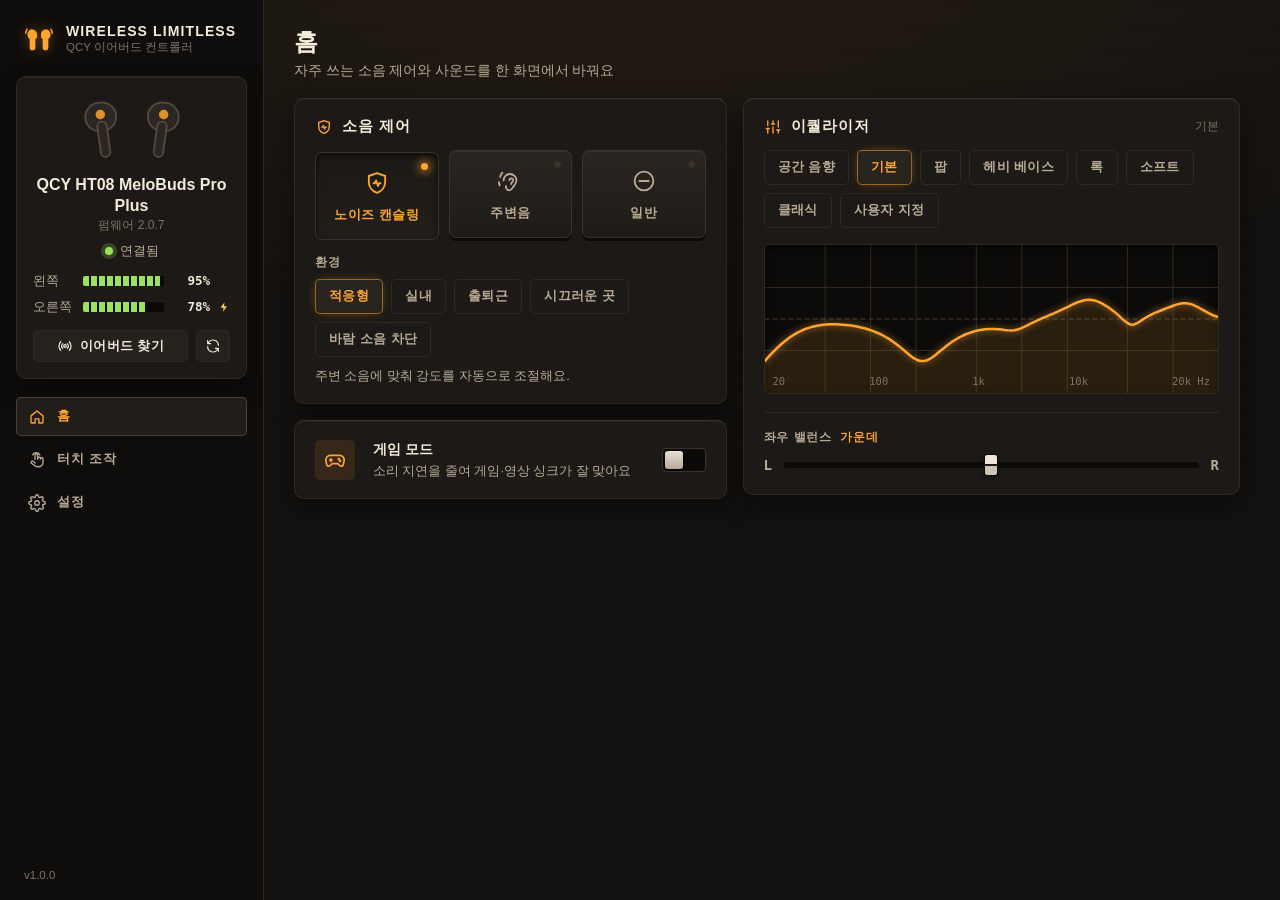
<file: design/style-C-studio.html>
<!doctype html>
<html lang="ko" data-theme="studio">
<head>
<meta charset="utf-8">

<meta name="viewport" content="width=device-width, initial-scale=1">
<title>스타일 C · Studio — 하이파이 앰버</title>
<style>
/* Wireless Limitless — shared layout + three visual themes (aurora / fluent / studio). */

:root {
  color-scheme: dark;
  --font: "Segoe UI Variable Text", "Segoe UI", "Malgun Gothic", "맑은 고딕", sans-serif;
  --font-display: "Segoe UI Variable Display", "Segoe UI", "Malgun Gothic", sans-serif;
  --font-num: var(--font-display);
  --bg: #060910;
  --sidebar-bg: rgba(255, 255, 255, 0.025);
  --surface: rgba(255, 255, 255, 0.055);
  --surface-strong: rgba(255, 255, 255, 0.075);
  --surface-hover: rgba(255, 255, 255, 0.1);
  --border: rgba(255, 255, 255, 0.085);
  --border-strong: rgba(255, 255, 255, 0.18);
  --text: #eef2ff;
  --text-2: rgba(222, 229, 255, 0.64);
  --text-3: rgba(222, 229, 255, 0.4);
  --accent: #5cf2d6;
  --accent-2: #8b93ff;
  --accent-grad: linear-gradient(135deg, #5cf2d6 0%, #8b93ff 100%);
  --on-accent: #04121a;
  --accent-soft: rgba(92, 242, 214, 0.13);
  --accent-line: rgba(92, 242, 214, 0.45);
  --ok: #4ade80;
  --warn: #fbbf24;
  --danger: #fb7185;
  --danger-soft: rgba(251, 113, 133, 0.13);
  --radius-lg: 22px;
  --radius-md: 14px;
  --radius-sm: 10px;
  --shadow: 0 12px 32px rgba(0, 0, 0, 0.35);
  --blur: blur(20px) saturate(140%);
  --track: rgba(255, 255, 255, 0.12);
  --thumb: #ffffff;
  --bud-fill: rgba(255, 255, 255, 0.9);
  --bud-stroke: rgba(255, 255, 255, 0.0);
  --modal-veil: rgba(3, 6, 12, 0.62);
  --heading-transform: none;
  --heading-spacing: -0.01em;
}

* { box-sizing: border-box; }
html, body { margin: 0; height: 100%; }
body {
  font-family: var(--font);
  font-size: 14px;
  line-height: 1.45;
  background: var(--bg);
  color: var(--text);
  -webkit-font-smoothing: antialiased;
  overflow: hidden;
  user-select: none;
}
input, select, button, textarea { font: inherit; color: inherit; }
button { cursor: pointer; }
button:disabled { cursor: default; }
:focus-visible { outline: 2px solid var(--accent); outline-offset: 2px; }
.sprite { display: none; }
[hidden] { display: none !important; }

svg { width: 18px; height: 18px; flex: none; fill: none; stroke: currentColor; stroke-width: 1.8; stroke-linecap: round; stroke-linejoin: round; }

/* ---------------------------------------------------------------- backdrop */
.backdrop { position: fixed; inset: 0; z-index: 0; pointer-events: none; overflow: hidden; }
.backdrop i { position: absolute; border-radius: 50%; filter: blur(70px); opacity: 0.55; }
.backdrop i:nth-child(1) { width: 520px; height: 520px; left: -120px; top: -160px; background: #0f766e; animation: drift 26s ease-in-out infinite alternate; }
.backdrop i:nth-child(2) { width: 460px; height: 460px; right: -140px; top: 20%; background: #4338ca; animation: drift 32s ease-in-out infinite alternate-reverse; }
.backdrop i:nth-child(3) { width: 380px; height: 380px; left: 35%; bottom: -200px; background: #0e7490; opacity: 0.35; animation: drift 38s ease-in-out infinite alternate; }
@keyframes drift { to { transform: translate(60px, 40px) scale(1.12); } }

/* ------------------------------------------------------------------ layout */
.app { position: relative; z-index: 1; display: grid; grid-template-columns: 264px minmax(0, 1fr); height: 100vh; }
.sidebar {
  display: flex; flex-direction: column; gap: 18px;
  padding: 20px 16px 16px;
  background: var(--sidebar-bg);
  border-right: 1px solid var(--border);
  overflow-y: auto;
}
.main { position: relative; overflow-y: auto; padding: 26px 30px 36px; scrollbar-gutter: stable; }
.page { display: none; max-width: 1180px; margin: 0 auto; }
.page.active { display: block; animation: page-in 0.22s ease; }
@keyframes page-in { from { opacity: 0; transform: translateY(6px); } }

.page-head { margin: 2px 0 18px; }
.page-head h1 { margin: 0; font: 700 26px/1.2 var(--font-display); letter-spacing: var(--heading-spacing); text-transform: var(--heading-transform); }
.page-head p { margin: 4px 0 0; color: var(--text-2); font-size: 13.5px; }

/* ------------------------------------------------------------------- brand */
.brand { display: flex; align-items: center; gap: 10px; padding: 2px 6px; }
.brand-mark { width: 34px; height: 34px; fill: var(--accent); stroke: var(--accent); stroke-width: 1.4; filter: drop-shadow(0 0 10px var(--accent-soft)); }
.brand-name { font: 700 15px var(--font-display); letter-spacing: -0.01em; }
.brand-sub { font-size: 11.5px; color: var(--text-3); }

/* ------------------------------------------------------------- device card */
.device-card {
  background: var(--surface); border: 1px solid var(--border); border-radius: var(--radius-lg);
  padding: 14px 16px 16px; backdrop-filter: var(--blur); box-shadow: var(--shadow);
}
.device-visual { display: flex; justify-content: center; margin: 2px 0 6px; }
.buds-art { width: 150px; height: 76px; stroke: none; }
.bud rect { fill: var(--bud-fill); stroke: var(--bud-stroke); stroke-width: 1.5; }
.bud-mesh { fill: var(--accent); opacity: 0.85; }
.bud-l { transform-origin: 35px 30px; transform: rotate(-8deg); }
.bud-r { transform-origin: 85px 30px; transform: rotate(8deg); }
.device-name { font: 700 16px/1.3 var(--font-display); text-align: center; overflow-wrap: anywhere; }
.device-model { font-size: 12px; color: var(--text-3); text-align: center; min-height: 1.2em; }
.device-status { display: flex; justify-content: center; align-items: center; gap: 7px; margin: 8px 0 12px; font-size: 12.5px; color: var(--text-2); }
.device-status .dot { width: 8px; height: 8px; border-radius: 50%; background: var(--text-3); }
.device-status.s-connected .dot { background: var(--ok); box-shadow: 0 0 0 4px color-mix(in srgb, var(--ok) 22%, transparent); }
.device-status.s-searching .dot, .device-status.s-connecting .dot, .device-status.s-syncing .dot { background: var(--warn); animation: pulse 1.2s ease-in-out infinite; }
.device-status.s-offline .dot, .device-status.s-bt_off .dot, .device-status.s-unsupported .dot { background: var(--danger); }
@keyframes pulse { 50% { opacity: 0.3; } }

.battery-list { display: grid; gap: 8px; }
.battery { display: grid; grid-template-columns: 42px 1fr 38px 12px; align-items: center; gap: 8px; font-size: 12.5px; }
.bat-label { color: var(--text-2); }
.bat-bar { height: 8px; border-radius: 99px; background: var(--track); overflow: hidden; }
.bat-bar i { display: block; height: 100%; width: var(--pct, 0%); background: var(--accent-grad); border-radius: inherit; transition: width 0.4s ease; }
.battery.low .bat-bar i { background: var(--danger); }
.bat-val { font-family: var(--font-num); font-weight: 600; text-align: right; font-variant-numeric: tabular-nums; }
.bat-bolt { width: 12px; height: 12px; fill: var(--warn); stroke: none; opacity: 0; }
.battery.charging .bat-bolt { opacity: 1; }
.device-actions { display: flex; gap: 8px; margin-top: 14px; }
.device-actions .btn:first-child { flex: 1; }

/* --------------------------------------------------------------------- nav */
.nav { display: grid; gap: 4px; }
.nav-item {
  position: relative; display: flex; align-items: center; gap: 11px; width: 100%;
  padding: 10px 12px; border: 0; border-radius: var(--radius-sm); background: transparent;
  color: var(--text-2); font-weight: 600; text-align: left; transition: background 0.15s, color 0.15s;
}
.nav-item:hover { background: var(--surface-hover); color: var(--text); }
.nav-item.active { background: var(--accent-soft); color: var(--accent); }
.nav-badge { position: absolute; right: 12px; width: 8px; height: 8px; border-radius: 50%; background: var(--accent); }
.sidebar-foot { margin-top: auto; padding: 0 8px; font-size: 11.5px; color: var(--text-3); }

/* ----------------------------------------------------------------- buttons */
.btn {
  display: inline-flex; align-items: center; justify-content: center; gap: 7px;
  padding: 9px 16px; border-radius: var(--radius-sm); border: 1px solid transparent;
  font-weight: 600; font-size: 13.5px; background: transparent; color: var(--text);
  transition: filter 0.15s, background 0.15s, border-color 0.15s, transform 0.08s;
  white-space: nowrap;
}
.btn:active:not(:disabled) { transform: translateY(1px); }
.btn:disabled { opacity: 0.45; }
.btn.sm { padding: 6px 11px; font-size: 12.5px; }
.btn.sm svg { width: 16px; height: 16px; }
.btn.icon-only { padding: 6px 8px; }
.btn.primary { background: var(--accent-grad); color: var(--on-accent); }
.btn.primary:hover:not(:disabled) { filter: brightness(1.08); }
.btn.soft { background: var(--surface-strong); border-color: var(--border); }
.btn.soft:hover:not(:disabled) { background: var(--surface-hover); border-color: var(--border-strong); }
.btn.ghost { color: var(--text-2); }
.btn.ghost:hover:not(:disabled) { background: var(--surface-hover); color: var(--text); }
.btn.danger { background: var(--danger-soft); color: var(--danger); border-color: color-mix(in srgb, var(--danger) 35%, transparent); }
.btn.danger:hover:not(:disabled) { background: color-mix(in srgb, var(--danger) 22%, transparent); }

/* ------------------------------------------------------------------- cards */
.card {
  background: var(--surface); border: 1px solid var(--border); border-radius: var(--radius-lg);
  padding: 18px 20px; box-shadow: var(--shadow); backdrop-filter: var(--blur);
  transition: opacity 0.2s, filter 0.2s;
}
.card-head { display: flex; align-items: center; justify-content: space-between; gap: 12px; margin-bottom: 14px; }
.card h2, .group-title {
  display: flex; align-items: center; gap: 9px; margin: 0;
  font: 650 15px var(--font-display); letter-spacing: var(--heading-spacing); text-transform: var(--heading-transform);
}
.card h2 svg { color: var(--accent); }
.card-meta { font-size: 12px; color: var(--text-3); }
.group-title { margin-bottom: 6px; }
.divider { height: 1px; background: var(--border); margin: 18px 0 14px; }
.hint { margin: 10px 0 0; color: var(--text-2); font-size: 12.5px; line-height: 1.5; }
.hint.with-ico { display: flex; gap: 8px; align-items: flex-start; }
.hint.with-ico svg { width: 15px; height: 15px; margin-top: 1px; color: var(--text-3); }
.field-label { display: flex; align-items: baseline; gap: 8px; margin: 16px 0 8px; font-size: 12.5px; font-weight: 600; color: var(--text-2); }
.field-label output { font-family: var(--font-num); color: var(--accent); font-weight: 700; }
.pending { display: inline-flex; align-items: center; gap: 7px; font-size: 12px; color: var(--text-2); }

.home-grid {
  display: grid; gap: 16px; align-items: start;
  grid-template-columns: minmax(0, 1fr) minmax(0, 1.15fr);
  grid-template-areas: "anc sound" "quick sound";
}
.card-anc { grid-area: anc; }
.card-sound { grid-area: sound; }
.card-quick { grid-area: quick; padding-top: 8px; padding-bottom: 8px; }
@media (max-width: 1080px) {
  .home-grid { grid-template-columns: minmax(0, 1fr); grid-template-areas: "anc" "quick" "sound"; }
}

/* ------------------------------------------------------------- mode tiles */
.mode-tiles { display: grid; grid-template-columns: repeat(3, minmax(0, 1fr)); gap: 10px; }
.mode-tile {
  position: relative; display: flex; flex-direction: column; align-items: center; gap: 9px;
  padding: 16px 6px 14px; border-radius: var(--radius-md); border: 1px solid var(--border);
  background: var(--surface-strong); color: var(--text-2); font-weight: 650; font-size: 13px;
  transition: background 0.18s, color 0.18s, box-shadow 0.18s, border-color 0.18s;
}
.mode-tile svg { width: 28px; height: 28px; stroke-width: 1.6; }
.mode-tile:hover { color: var(--text); border-color: var(--border-strong); }
.mode-tile.active { background: var(--accent-grad); color: var(--on-accent); border-color: transparent; box-shadow: 0 10px 26px -8px var(--accent-line); }
.mode-tile .led { display: none; }
.anc-detail { display: none; }
.anc-detail.active { display: block; animation: page-in 0.2s ease; }

/* ------------------------------------------------------------ chips & seg */
.chips { display: flex; flex-wrap: wrap; gap: 8px; }
.chip {
  padding: 7px 13px; border-radius: 99px; border: 1px solid var(--border);
  background: transparent; color: var(--text-2); font-size: 13px; font-weight: 600;
  transition: background 0.15s, color 0.15s, border-color 0.15s;
}
.chip:hover { color: var(--text); border-color: var(--border-strong); }
.chip.active { background: var(--accent-soft); color: var(--accent); border-color: var(--accent-line); }

.seg { display: inline-flex; gap: 2px; padding: 3px; border-radius: var(--radius-sm); background: var(--surface-strong); border: 1px solid var(--border); }
.seg.full { display: flex; width: 100%; margin-top: 4px; }
.seg button {
  flex: 1; min-width: 56px; padding: 6px 14px; border: 0; border-radius: calc(var(--radius-sm) - 3px);
  background: transparent; color: var(--text-2); font-weight: 650; font-size: 13px; transition: background 0.15s, color 0.15s;
}
.seg button:hover { color: var(--text); }
.seg button.active { background: var(--accent-grad); color: var(--on-accent); }
.level-row { display: flex; align-items: center; justify-content: space-between; gap: 12px; margin-top: 4px; }
.level-row .field-label { margin: 12px 0; }

/* ------------------------------------------------------------------- rows */
.row { display: flex; align-items: center; justify-content: space-between; gap: 18px; padding: 12px 0; border-top: 1px solid var(--border); }
.group-title + .row, .row:first-child { border-top: 0; }
.row-text { display: block; min-width: 0; }
.row-text b { display: block; font-weight: 650; font-size: 14px; }
.row-text small { display: block; margin-top: 2px; color: var(--text-2); font-size: 12.5px; line-height: 1.45; }
.row.sub { margin-left: 4px; padding-left: 14px; border-top: 0; border-left: 2px solid var(--accent-soft); }
.row.big { border: 0; padding: 10px 0; }
.row-ico { display: grid; place-items: center; width: 40px; height: 40px; border-radius: var(--radius-sm); background: var(--accent-soft); color: var(--accent); flex: none; }
.row-ico svg { width: 22px; height: 22px; }
.row.big .row-text { flex: 1; }
label.row { cursor: pointer; }

/* ----------------------------------------------------------------- switch */
.switch {
  appearance: none; position: relative; flex: none; width: 44px; height: 24px; margin: 0;
  border-radius: 99px; background: var(--track); border: 1px solid var(--border); cursor: pointer;
  transition: background 0.2s, border-color 0.2s;
}
.switch::before {
  content: ""; position: absolute; top: 2px; left: 2px; width: 18px; height: 18px; border-radius: 50%;
  background: var(--thumb); box-shadow: 0 1px 3px rgba(0, 0, 0, 0.35); transition: transform 0.2s cubic-bezier(.3,1.4,.5,1);
}
.switch:checked { background: var(--accent); border-color: transparent; }
.switch:checked::before { transform: translateX(20px); }

/* ------------------------------------------------------------------ range */
.range { appearance: none; width: 100%; height: 22px; margin: 0; background: transparent; cursor: pointer; --fill: 50%; }
.range::-webkit-slider-runnable-track {
  height: 6px; border-radius: 99px;
  background: linear-gradient(to right, var(--accent) 0 var(--fill), var(--track) var(--fill) 100%);
}
.range.center::-webkit-slider-runnable-track {
  background: linear-gradient(to right, var(--track) 0 var(--lo, 50%), var(--accent) var(--lo, 50%) var(--hi, 50%), var(--track) var(--hi, 50%) 100%);
}
.range::-webkit-slider-thumb {
  appearance: none; width: 18px; height: 18px; margin-top: -6px; border-radius: 50%;
  background: var(--thumb); border: 3px solid var(--accent); box-shadow: 0 2px 6px rgba(0, 0, 0, 0.3);
}
.range:disabled { opacity: 0.4; cursor: default; }
.range-scale { display: flex; justify-content: space-between; padding: 2px 5px 0; font-size: 11px; color: var(--text-3); font-family: var(--font-num); }
.slider-block { margin-top: 4px; }
.slider-block.disabled { opacity: 0.45; }
.balance-track { display: flex; align-items: center; gap: 12px; font-weight: 700; color: var(--text-2); font-family: var(--font-num); }

/* --------------------------------------------------------------------- EQ */
.eq-graph { position: relative; height: 150px; margin: 16px 0 4px; border-radius: var(--radius-sm); background: var(--surface-strong); border: 1px solid var(--border); overflow: hidden; }
.eq-graph svg { position: absolute; inset: 0; width: 100%; height: 100%; stroke: none; }
.eq-grid line { stroke: var(--border); stroke-width: 1; vector-effect: non-scaling-stroke; }
.eq-grid line.zero { stroke: var(--border-strong); stroke-dasharray: 4 4; }
.eq-line { fill: none; stroke: var(--accent); stroke-width: 2.5; vector-effect: non-scaling-stroke; }
.eq-fill { fill: var(--accent); opacity: 0.12; stroke: none; }
.eq-axis { position: absolute; left: 0; right: 0; bottom: 4px; display: flex; justify-content: space-between; padding: 0 8px; font-size: 10.5px; color: var(--text-3); font-family: var(--font-num); pointer-events: none; }
.eq-editor { margin-top: 14px; }
.eq-bands { display: grid; grid-template-columns: repeat(10, minmax(0, 1fr)); gap: 4px; }
.eq-band { display: flex; flex-direction: column; align-items: center; gap: 6px; }
.eq-band output { font: 700 11.5px var(--font-num); color: var(--text); min-height: 1.2em; font-variant-numeric: tabular-nums; }
.eq-band label { font: 600 11px var(--font-num); color: var(--text-3); }
.eq-band .range { writing-mode: vertical-lr; direction: rtl; width: 24px; height: 130px; }
.eq-band .range::-webkit-slider-runnable-track {
  width: 6px; height: auto;
  background: linear-gradient(to top, var(--track) 0 var(--lo, 50%), var(--accent) var(--lo, 50%) var(--hi, 50%), var(--track) var(--hi, 50%) 100%);
}
.eq-band .range::-webkit-slider-thumb { margin-top: 0; margin-left: -6px; }
.eq-tools { display: flex; align-items: center; justify-content: space-between; gap: 10px; margin-top: 10px; }
.eq-tools .hint { margin: 0; }

/* ------------------------------------------------------------------ touch */
.touch-grid { display: grid; grid-template-columns: 120px minmax(0, 1fr) minmax(0, 1fr); gap: 12px 16px; align-items: center; }
.touch-side { display: flex; align-items: center; gap: 8px; font-weight: 700; color: var(--text-2); font-size: 13px; }
.touch-side:last-of-type .side-bud { transform: scaleX(-1); }
.side-bud { color: var(--accent); }
.touch-gesture { display: flex; align-items: center; gap: 10px; font-weight: 650; }
.taps { display: inline-flex; gap: 3px; width: 26px; }
.taps i { width: 6px; height: 6px; border-radius: 50%; background: var(--accent); }
.select-wrap { position: relative; }
.select-wrap::after {
  content: ""; position: absolute; right: 13px; top: 50%; width: 7px; height: 7px; margin-top: -5px;
  border-right: 2px solid var(--text-2); border-bottom: 2px solid var(--text-2); transform: rotate(45deg); pointer-events: none;
}
select {
  appearance: none; width: 100%; padding: 10px 34px 10px 12px; border-radius: var(--radius-sm);
  border: 1px solid var(--border); background: var(--surface-strong); font-weight: 600; font-size: 13.5px; cursor: pointer;
}
select:hover { border-color: var(--border-strong); }
select option { background: #151a24; color: #eef2ff; }
.select-wrap.compact select { width: 150px; padding-top: 7px; padding-bottom: 7px; font-size: 13px; }

/* --------------------------------------------------------------- settings */
.settings-grid { columns: 2 380px; column-gap: 16px; }
.settings-grid .card { break-inside: avoid; margin-bottom: 16px; }
.input { width: 100%; padding: 8px 11px; border-radius: var(--radius-sm); border: 1px solid var(--border); background: var(--surface-strong); user-select: text; }
.input:focus { outline: none; border-color: var(--accent); }
.input.num { width: 90px; font-family: var(--font-num); }
.inline-form { display: flex; gap: 8px; align-items: center; }
.inline-form.wide { margin: 0 0 12px; }
.facts { display: grid; grid-template-columns: repeat(3, minmax(0, 1fr)); gap: 8px; margin: 0; }
.facts div { padding: 10px 12px; border-radius: var(--radius-sm); background: var(--surface-strong); border: 1px solid var(--border); min-width: 0; }
.facts dt { font-size: 11.5px; color: var(--text-3); }
.facts dd { margin: 2px 0 0; font-weight: 650; font-size: 12.5px; overflow-wrap: anywhere; font-family: var(--font-num); }
.danger-zone { border-color: color-mix(in srgb, var(--danger) 30%, var(--border)); }
.danger-zone .group-title svg { color: var(--danger); }

/* ---------------------------------------------------------------- banners */
.banner {
  display: flex; align-items: center; gap: 12px; max-width: 1180px; margin: 0 auto 16px;
  padding: 12px 16px; border-radius: var(--radius-md); background: var(--surface-strong);
  border: 1px solid var(--border); backdrop-filter: var(--blur);
}
.banner-text { flex: 1; display: grid; gap: 1px; font-size: 13px; }
.banner-text span { color: var(--text-2); }
.banner.update { border-color: var(--accent-line); background: var(--accent-soft); }
.banner-ico { color: var(--accent); }
.banner.error .spinner { display: none; }

.app.offline .needs-live { opacity: 0.42; pointer-events: none; filter: saturate(0.5); }

.spinner { width: 14px; height: 14px; flex: none; border-radius: 50%; border: 2px solid var(--text-3); border-top-color: var(--accent); animation: spin 0.8s linear infinite; }
@keyframes spin { to { transform: rotate(360deg); } }

/* ------------------------------------------------------------------ modals */
.modal { position: fixed; inset: 0; z-index: 50; display: grid; place-items: center; padding: 24px; background: var(--modal-veil); backdrop-filter: blur(6px); animation: fade 0.15s ease; }
@keyframes fade { from { opacity: 0; } }
.modal-card {
  width: min(440px, 100%); padding: 24px; border-radius: var(--radius-lg);
  background: var(--modal-bg, #121826); border: 1px solid var(--border-strong); box-shadow: 0 30px 80px rgba(0, 0, 0, 0.5);
  animation: pop 0.18s ease;
}
@keyframes pop { from { transform: scale(0.96); opacity: 0; } }
.modal-card h3 { margin: 0 0 8px; font: 700 18px var(--font-display); }
.modal-text { margin: 0; color: var(--text-2); line-height: 1.6; }
.modal-text b { color: var(--text); }
.modal-actions { display: flex; justify-content: flex-end; gap: 8px; margin-top: 22px; }
.ack { display: flex; gap: 10px; align-items: flex-start; margin-top: 16px; padding: 12px; border-radius: var(--radius-sm); background: var(--danger-soft); font-size: 13px; cursor: pointer; user-select: none; }
.ack input { margin-top: 3px; accent-color: var(--danger); }
.changelog { max-height: 220px; overflow: auto; margin: 14px 0 0; padding: 12px 14px; border-radius: var(--radius-sm); background: var(--surface-strong); border: 1px solid var(--border); white-space: pre-wrap; font: 12.5px/1.6 var(--font); user-select: text; }
.progress { height: 6px; margin-top: 16px; border-radius: 99px; background: var(--track); overflow: hidden; }
.progress i { display: block; height: 100%; width: var(--pct, 0%); background: var(--accent-grad); transition: width 0.2s; }

.find-radar { position: relative; display: grid; place-items: center; width: 96px; height: 96px; margin: 0 auto 14px; color: var(--accent); }
.find-radar svg { width: 36px; height: 36px; }
.find-radar i { position: absolute; inset: 30px; border-radius: 50%; border: 2px solid var(--accent); opacity: 0; }
.finding .find-radar i { animation: ripple 1.8s ease-out infinite; }
.finding .find-radar i:nth-child(2) { animation-delay: 0.6s; }
.finding .find-radar i:nth-child(3) { animation-delay: 1.2s; }
@keyframes ripple { from { inset: 34px; opacity: 0.9; } to { inset: -4px; opacity: 0; } }

/* ------------------------------------------------------------------ toasts */
.toasts { position: fixed; right: 20px; bottom: 20px; z-index: 60; display: grid; gap: 8px; width: min(380px, calc(100vw - 40px)); }
.toast {
  display: flex; gap: 10px; align-items: flex-start; padding: 12px 14px; border-radius: var(--radius-md);
  background: var(--modal-bg, #121826); border: 1px solid var(--border-strong); box-shadow: 0 16px 40px rgba(0, 0, 0, 0.35);
  font-size: 13px; animation: pop 0.18s ease;
}
.toast svg { color: var(--ok); margin-top: 1px; }
.toast.error { border-color: color-mix(in srgb, var(--danger) 50%, transparent); }
.toast.error svg { color: var(--danger); }

/* ------------------------------------------------------------- scrollbars */
::-webkit-scrollbar { width: 10px; height: 10px; }
::-webkit-scrollbar-thumb { background: var(--border-strong); border-radius: 99px; border: 3px solid transparent; background-clip: padding-box; }
::-webkit-scrollbar-track { background: transparent; }

@media (max-width: 860px) {
  .app { grid-template-columns: 220px minmax(0, 1fr); }
  .main { padding: 20px 18px 28px; }
  .facts { grid-template-columns: 1fr; }
  .touch-grid { grid-template-columns: 90px minmax(0, 1fr) minmax(0, 1fr); }
}

/* =====================================================================
   THEME B — FLUENT: Windows 11 light, calm and native
   ===================================================================== */
[data-theme="fluent"] {
  color-scheme: light;
  --bg: #f3f3f3;
  --sidebar-bg: #eeeeee;
  --surface: #ffffff;
  --surface-strong: #f9f9f9;
  --surface-hover: rgba(0, 0, 0, 0.045);
  --border: #e5e5e5;
  --border-strong: #cfcfcf;
  --text: #1b1b1b;
  --text-2: #5c5c5c;
  --text-3: #8b8b8b;
  --accent: #005fb8;
  --accent-2: #005fb8;
  --accent-grad: #005fb8;
  --on-accent: #ffffff;
  --accent-soft: #e5eff9;
  --accent-line: rgba(0, 95, 184, 0.5);
  --ok: #0f7b0f;
  --warn: #c27c0e;
  --danger: #c42b1c;
  --danger-soft: #fde7e9;
  --radius-lg: 8px;
  --radius-md: 6px;
  --radius-sm: 4px;
  --shadow: 0 1px 2px rgba(0, 0, 0, 0.04);
  --blur: none;
  --track: #d6d6d6;
  --thumb: #ffffff;
  --bud-fill: #ffffff;
  --bud-stroke: #c9c9c9;
  --modal-veil: rgba(0, 0, 0, 0.3);
  --modal-bg: #ffffff;
}
[data-theme="fluent"] .backdrop { display: none; }
[data-theme="fluent"] .sidebar { border-right: 0; }
[data-theme="fluent"] .brand-mark { filter: none; }
[data-theme="fluent"] .device-card { box-shadow: none; }
[data-theme="fluent"] .nav-item.active { background: rgba(0, 0, 0, 0.055); color: var(--text); }
[data-theme="fluent"] .nav-item.active::before { content: ""; position: absolute; left: 0; top: 50%; width: 3px; height: 16px; margin-top: -8px; border-radius: 3px; background: var(--accent); }
[data-theme="fluent"] .nav-item.active svg { color: var(--accent); }
[data-theme="fluent"] .mode-tile { background: #fbfbfb; }
[data-theme="fluent"] .mode-tile.active { background: var(--accent-soft); color: var(--accent); border: 1px solid var(--accent); box-shadow: inset 0 0 0 1px var(--accent); }
[data-theme="fluent"] .chip { border-radius: var(--radius-sm); background: #fbfbfb; }
[data-theme="fluent"] .chip.active { background: var(--accent); color: #fff; border-color: var(--accent); }
[data-theme="fluent"] .switch { background: transparent; border: 1px solid #8a8a8a; }
[data-theme="fluent"] .switch::before { top: 4px; left: 4px; width: 14px; height: 14px; background: #5d5d5d; box-shadow: none; }
[data-theme="fluent"] .switch:checked { background: var(--accent); border-color: var(--accent); }
[data-theme="fluent"] .switch:checked::before { background: #fff; transform: translateX(20px); }
[data-theme="fluent"] .range::-webkit-slider-thumb { width: 20px; height: 20px; margin-top: -7px; border: 5px solid #fff; background: var(--accent); box-shadow: 0 0 0 1px #d0d0d0, 0 1px 3px rgba(0,0,0,.15); }
[data-theme="fluent"] .eq-band .range::-webkit-slider-thumb { margin-left: -7px; margin-top: 0; }
[data-theme="fluent"] select option { background: #fff; color: #1b1b1b; }
[data-theme="fluent"] .toast, [data-theme="fluent"] .modal-card { box-shadow: 0 8px 32px rgba(0, 0, 0, 0.14); }
[data-theme="fluent"] .page-head h1 { font-weight: 600; font-size: 28px; }

/* =====================================================================
   THEME C — STUDIO: warm hi-fi hardware, amber LEDs and faders
   ===================================================================== */
[data-theme="studio"] {
  --font: "Malgun Gothic", "맑은 고딕", "Segoe UI", sans-serif;
  --font-display: "Bahnschrift", "Segoe UI Variable Display", "Malgun Gothic", sans-serif;
  --font-num: "Bahnschrift", "Consolas", monospace;
  --bg: #13110f;
  --sidebar-bg: #0f0d0b;
  --surface: #1c1916;
  --surface-strong: #25211d;
  --surface-hover: #2d2823;
  --border: #2e2924;
  --border-strong: #4a4138;
  --text: #f4ead9;
  --text-2: #b9aa95;
  --text-3: #7f7263;
  --accent: #ffa42e;
  --accent-2: #ff6b2c;
  --accent-grad: linear-gradient(180deg, #ffbd52 0%, #ff8f1f 100%);
  --on-accent: #1d1206;
  --accent-soft: rgba(255, 164, 46, 0.11);
  --accent-line: rgba(255, 164, 46, 0.5);
  --ok: #9be15d;
  --warn: #ffcf4a;
  --danger: #ff5f45;
  --danger-soft: rgba(255, 95, 69, 0.12);
  --radius-lg: 10px;
  --radius-md: 7px;
  --radius-sm: 5px;
  --shadow: inset 0 1px 0 rgba(255, 255, 255, 0.035), 0 10px 26px rgba(0, 0, 0, 0.45);
  --blur: none;
  --track: #0b0a09;
  --thumb: #e9e0d2;
  --bud-fill: #2c2723;
  --bud-stroke: #564a3e;
  --modal-veil: rgba(8, 6, 4, 0.7);
  --modal-bg: #1f1b17;
  --heading-transform: uppercase;
  --heading-spacing: 0.06em;
}
[data-theme="studio"] body {
  background:
    radial-gradient(120% 80% at 50% -10%, rgba(255, 164, 46, 0.07), transparent 60%),
    repeating-linear-gradient(0deg, rgba(255,255,255,0.012) 0 1px, transparent 1px 3px),
    var(--bg);
}
[data-theme="studio"] .backdrop { display: none; }
[data-theme="studio"] .brand-name { text-transform: uppercase; letter-spacing: 0.08em; font-size: 14px; }
[data-theme="studio"] .brand-mark { filter: drop-shadow(0 0 6px rgba(255, 164, 46, 0.35)); }
[data-theme="studio"] .page-head h1 { font-weight: 600; font-size: 24px; }
[data-theme="studio"] .card { border-top-color: #3a332c; }
[data-theme="studio"] .nav-item { text-transform: uppercase; letter-spacing: 0.06em; font-family: var(--font-display); font-size: 13px; }
[data-theme="studio"] .nav-item.active { background: #211d19; color: var(--accent); box-shadow: inset 0 0 0 1px var(--border-strong); }
[data-theme="studio"] .mode-tile {
  background: linear-gradient(180deg, #2a2520, #1f1b17); border-color: #3a332c;
  box-shadow: inset 0 1px 0 rgba(255,255,255,0.05), 0 3px 0 #0b0a09; text-transform: uppercase; letter-spacing: 0.04em; font-family: var(--font-display);
}
[data-theme="studio"] .mode-tile .led { display: block; position: absolute; top: 10px; right: 10px; width: 7px; height: 7px; border-radius: 50%; background: #3b332b; }
[data-theme="studio"] .mode-tile.active { background: linear-gradient(180deg, #1c1916, #221e1a); color: var(--accent); box-shadow: inset 0 2px 6px rgba(0,0,0,0.6); transform: translateY(2px); border-color: #3a332c; }
[data-theme="studio"] .mode-tile.active .led { background: var(--accent); box-shadow: 0 0 10px 2px rgba(255, 164, 46, 0.7); }
[data-theme="studio"] .chip { border-radius: var(--radius-sm); font-family: var(--font-display); letter-spacing: 0.03em; }
[data-theme="studio"] .chip.active { background: #2a241e; color: var(--accent); border-color: var(--accent-line); box-shadow: 0 0 12px -4px rgba(255,164,46,.6); }
[data-theme="studio"] .seg { background: #0f0d0b; }
[data-theme="studio"] .seg button { font-family: var(--font-display); letter-spacing: 0.04em; }
[data-theme="studio"] .seg button.active { background: #2a241e; color: var(--accent); text-shadow: 0 0 8px rgba(255, 164, 46, 0.6); box-shadow: inset 0 0 0 1px var(--accent-line); }
[data-theme="studio"] .switch { border-radius: 4px; background: #0b0a09; border-color: #3a332c; }
[data-theme="studio"] .switch::before { border-radius: 3px; background: linear-gradient(180deg, #e9e0d2, #b7aa98); }
[data-theme="studio"] .switch:checked { background: rgba(255, 164, 46, 0.25); border-color: var(--accent-line); }
[data-theme="studio"] .switch:checked::before { background: linear-gradient(180deg, #ffc56b, #ff9a26); box-shadow: 0 0 10px rgba(255, 164, 46, 0.6); }
[data-theme="studio"] .bat-bar { height: 10px; border-radius: 2px; background: #0b0a09; }
[data-theme="studio"] .bat-bar i { border-radius: 0; background: repeating-linear-gradient(90deg, #9be15d 0 6px, transparent 6px 8px); }
[data-theme="studio"] .battery.low .bat-bar i { background: repeating-linear-gradient(90deg, var(--danger) 0 6px, transparent 6px 8px); }
[data-theme="studio"] .range::-webkit-slider-thumb { width: 14px; height: 22px; margin-top: -8px; border-radius: 3px; border: 1px solid #0b0a09; background: linear-gradient(180deg, #efe6d8 0 45%, #1a1714 45% 55%, #cfc3b1 55%); }
[data-theme="studio"] .eq-band .range::-webkit-slider-thumb { width: 26px; height: 14px; margin-left: -10px; margin-top: 0; background: linear-gradient(90deg, #efe6d8 0 44%, #1a1714 44% 56%, #cfc3b1 56%); }
[data-theme="studio"] .eq-band .range::-webkit-slider-runnable-track { width: 6px; }
[data-theme="studio"] .eq-band { background: repeating-linear-gradient(0deg, transparent 0 12px, rgba(255,255,255,0.04) 12px 13px); border-radius: 4px; padding: 4px 0; }
[data-theme="studio"] .eq-graph { background: #0c0b0a; box-shadow: inset 0 2px 10px rgba(0,0,0,0.7); }
[data-theme="studio"] .eq-line { stroke: var(--accent); filter: drop-shadow(0 0 4px rgba(255, 164, 46, 0.7)); }
[data-theme="studio"] .field-label, [data-theme="studio"] .group-title { font-family: var(--font-display); }
[data-theme="studio"] .field-label { text-transform: uppercase; letter-spacing: 0.08em; font-size: 11.5px; }
[data-theme="studio"] .btn { font-family: var(--font-display); letter-spacing: 0.04em; }
[data-theme="studio"] .btn.primary { box-shadow: 0 3px 0 #7a4308; }
[data-theme="studio"] select option { background: #1f1b17; color: #f4ead9; }

</style>
</head>
<body>
<svg class="sprite" aria-hidden="true" xmlns="http://www.w3.org/2000/svg">
  <symbol id="i-logo" viewBox="0 0 32 32"><path d="M9 7.5a4.5 4.5 0 0 1 4.5 4.5v1.5a2.5 2.5 0 0 1-1.6 2.33V24a2 2 0 0 1-4 0v-8.4A4.5 4.5 0 0 1 9 7.5Z"/><path d="M23 7.5a4.5 4.5 0 0 0-4.5 4.5v1.5a2.5 2.5 0 0 0 1.6 2.33V24a2 2 0 0 0 4 0v-8.4A4.5 4.5 0 0 0 23 7.5Z"/><path d="M3.5 10.5a9 9 0 0 1 1.3-3.7M28.5 10.5a9 9 0 0 0-1.3-3.7" fill="none" stroke-linecap="round"/></symbol>
  <symbol id="i-home" viewBox="0 0 24 24"><path d="M4 10.5 12 4l8 6.5V19a1 1 0 0 1-1 1h-4.5v-5.5h-5V20H5a1 1 0 0 1-1-1z"/></symbol>
  <symbol id="i-touch" viewBox="0 0 24 24"><path d="M9.5 11V5.5a1.75 1.75 0 0 1 3.5 0V11m0-1.5a1.75 1.75 0 0 1 3.5 0v1.25m0 0a1.75 1.75 0 0 1 3.5 0V15a6 6 0 0 1-6 6h-1.2a6 6 0 0 1-4.6-2.15L4.6 16.4a1.8 1.8 0 0 1 2.6-2.5L9.5 16"/><path d="M6.2 5.2a5.5 5.5 0 0 1 9.6 0" /></symbol>
  <symbol id="i-settings" viewBox="0 0 24 24"><circle cx="12" cy="12" r="3"/><path d="M19.4 15a1.7 1.7 0 0 0 .34 1.87l.06.06a2 2 0 1 1-2.83 2.83l-.06-.06a1.7 1.7 0 0 0-1.87-.34 1.7 1.7 0 0 0-1 1.54V21a2 2 0 1 1-4 0v-.09a1.7 1.7 0 0 0-1.1-1.54 1.7 1.7 0 0 0-1.87.34l-.06.06a2 2 0 1 1-2.83-2.83l.06-.06A1.7 1.7 0 0 0 4.6 15a1.7 1.7 0 0 0-1.54-1H3a2 2 0 1 1 0-4h.09a1.7 1.7 0 0 0 1.54-1.1 1.7 1.7 0 0 0-.34-1.87l-.06-.06a2 2 0 1 1 2.83-2.83l.06.06a1.7 1.7 0 0 0 1.87.34H9a1.7 1.7 0 0 0 1-1.54V3a2 2 0 1 1 4 0v.09a1.7 1.7 0 0 0 1 1.54 1.7 1.7 0 0 0 1.87-.34l.06-.06a2 2 0 1 1 2.83 2.83l-.06.06a1.7 1.7 0 0 0-.34 1.87V9a1.7 1.7 0 0 0 1.54 1H21a2 2 0 1 1 0 4h-.09a1.7 1.7 0 0 0-1.54 1Z"/></symbol>
  <symbol id="i-anc" viewBox="0 0 24 24"><path d="M12 3.5 5 6v5.2c0 4.3 2.9 8 7 9.3 4.1-1.3 7-5 7-9.3V6z"/><path d="M9 12.2h1.2l1-2.4 1.6 4.8 1-2.4H15"/></symbol>
  <symbol id="i-ambient" viewBox="0 0 24 24"><path d="M8.5 16.5c0 1.9 1.2 3.5 3 3.5 2.2 0 2.6-2.2 3.5-3.4.8-1.1 2.5-2.3 2.5-5.1a5.5 5.5 0 1 0-11 0"/><path d="M11.5 11.3a1.6 1.6 0 1 1 2.6 1.3c-.8.6-1.1 1.1-1.1 2"/><path d="M3.5 8.5a9 9 0 0 1 2-3.6M2.5 13a9.5 9.5 0 0 0 .6 2.8"/></symbol>
  <symbol id="i-normal" viewBox="0 0 24 24"><circle cx="12" cy="12" r="8"/><path d="M8 12h8"/></symbol>
  <symbol id="i-eq" viewBox="0 0 24 24"><path d="M5 20v-6M5 10V4M12 20v-8M12 8V4M19 20v-4M19 12V4M3 14h4M10 8h4M17 16h4"/></symbol>
  <symbol id="i-game" viewBox="0 0 24 24"><path d="M7 7h10a5 5 0 0 1 4.9 6l-.8 3.9a2.3 2.3 0 0 1-4 1.1L15 16H9l-2.1 2a2.3 2.3 0 0 1-4-1.1L2.1 13A5 5 0 0 1 7 7Z"/><path d="M7.5 10.5v3M6 12h3"/><circle cx="16" cy="11" r=".6"/><circle cx="17.5" cy="13" r=".6"/></symbol>
  <symbol id="i-moon" viewBox="0 0 24 24"><path d="M20 14.5A8 8 0 1 1 9.5 4a6.5 6.5 0 0 0 10.5 10.5Z"/></symbol>
  <symbol id="i-find" viewBox="0 0 24 24"><circle cx="12" cy="12" r="2"/><path d="M8.5 15.5a5 5 0 0 1 0-7M15.5 8.5a5 5 0 0 1 0 7M5.6 18.4a9 9 0 0 1 0-12.8M18.4 5.6a9 9 0 0 1 0 12.8"/></symbol>
  <symbol id="i-refresh" viewBox="0 0 24 24"><path d="M20 11a8 8 0 0 0-14.7-4.3L4 8.5M4 4v4.5h4.5M4 13a8 8 0 0 0 14.7 4.3l1.3-1.8M20 20v-4.5h-4.5"/></symbol>
  <symbol id="i-bolt" viewBox="0 0 24 24"><path d="M13 2.5 5 13.5h6l-1 8 8-11h-6z"/></symbol>
  <symbol id="i-bt" viewBox="0 0 24 24"><path d="m7 7 10 10-5 4.5v-19L17 7 7 17"/></symbol>
  <symbol id="i-power" viewBox="0 0 24 24"><path d="M12 3v8M6.3 6.8a8 8 0 1 0 11.4 0"/></symbol>
  <symbol id="i-link" viewBox="0 0 24 24"><path d="M9.5 14.5 14.5 9.5M10.5 6.5l1.4-1.4a4.2 4.2 0 0 1 6 6l-1.4 1.4M13.5 17.5l-1.4 1.4a4.2 4.2 0 0 1-6-6l1.4-1.4"/></symbol>
  <symbol id="i-chip" viewBox="0 0 24 24"><rect x="6" y="6" width="12" height="12" rx="2"/><path d="M9 2.5V6M15 2.5V6M9 18v3.5M15 18v3.5M2.5 9H6M2.5 15H6M18 9h3.5M18 15h3.5"/></symbol>
  <symbol id="i-sound" viewBox="0 0 24 24"><path d="M4 9.5h3l4.5-4v13L7 14.5H4z"/><path d="M15.5 9a4 4 0 0 1 0 6M18.5 6.5a8 8 0 0 1 0 11"/></symbol>
  <symbol id="i-ear" viewBox="0 0 24 24"><path d="M7 9a5 5 0 1 1 10 0c0 3.2-3 4-3 7a3 3 0 0 1-5.4 1.8"/><path d="M10 9.5a2 2 0 1 1 3.6 1.2"/></symbol>
  <symbol id="i-download" viewBox="0 0 24 24"><path d="M12 4v11M7.5 11 12 15.5 16.5 11M5 20h14"/></symbol>
  <symbol id="i-warn" viewBox="0 0 24 24"><path d="M12 4 2.8 19.5h18.4z"/><path d="M12 10v4.5M12 17.2v.3"/></symbol>
  <symbol id="i-check" viewBox="0 0 24 24"><path d="m5 12.5 4.5 4.5L19 7.5"/></symbol>
  <symbol id="i-reset" viewBox="0 0 24 24"><path d="M4 12a8 8 0 1 0 2.4-5.7L4 8.5M4 4v4.5h4.5"/></symbol>
  <symbol id="i-info" viewBox="0 0 24 24"><circle cx="12" cy="12" r="8.5"/><path d="M12 11v5.5M12 7.7v.3"/></symbol>
  <symbol id="i-x" viewBox="0 0 24 24"><path d="M6 6l12 12M18 6 6 18"/></symbol>
</svg>

<div class="backdrop" aria-hidden="true"><i></i><i></i><i></i></div>

<div class="app" id="app">
  <aside class="sidebar">
    <div class="brand">
      <svg class="brand-mark"><use href="#i-logo"/></svg>
      <div class="brand-text">
        <div class="brand-name">Wireless Limitless</div>
        <div class="brand-sub">QCY 이어버드 컨트롤러</div>
      </div>
    </div>

    <section class="device-card" id="deviceCard" aria-label="이어버드 상태">
      <div class="device-visual" aria-hidden="true">
        <svg viewBox="0 0 120 64" class="buds-art">
          <g class="bud bud-l"><rect x="22" y="8" width="26" height="24" rx="12"/><rect x="31" y="24" width="8" height="30" rx="4"/><circle cx="35" cy="18" r="4" class="bud-mesh"/></g>
          <g class="bud bud-r"><rect x="72" y="8" width="26" height="24" rx="12"/><rect x="81" y="24" width="8" height="30" rx="4"/><circle cx="85" cy="18" r="4" class="bud-mesh"/></g>
        </svg>
      </div>
      <div class="device-name" id="deviceName">이어버드</div>
      <div class="device-model" id="deviceModel">&nbsp;</div>
      <div class="device-status" id="deviceStatus"><span class="dot"></span><span class="status-text" id="statusText">준비 중</span></div>

      <div class="battery-list">
        <div class="battery" data-side="left"><span class="bat-label">왼쪽</span><div class="bat-bar"><i></i></div><span class="bat-val">--</span><svg class="bat-bolt"><use href="#i-bolt"/></svg></div>
        <div class="battery" data-side="right"><span class="bat-label">오른쪽</span><div class="bat-bar"><i></i></div><span class="bat-val">--</span><svg class="bat-bolt"><use href="#i-bolt"/></svg></div>
        <div class="battery" data-side="case" hidden><span class="bat-label">케이스</span><div class="bat-bar"><i></i></div><span class="bat-val">--</span><svg class="bat-bolt"><use href="#i-bolt"/></svg></div>
      </div>

      <div class="device-actions">
        <button class="btn soft sm needs-live" id="btnFind" type="button"><svg><use href="#i-find"/></svg>이어버드 찾기</button>
        <button class="btn soft sm icon-only" id="btnReconnect" type="button" title="다시 연결" aria-label="다시 연결"><svg><use href="#i-refresh"/></svg></button>
      </div>
    </section>

    <nav class="nav" aria-label="페이지">
      <button class="nav-item active" data-page="home" type="button"><svg><use href="#i-home"/></svg><span>홈</span></button>
      <button class="nav-item" data-page="touch" type="button"><svg><use href="#i-touch"/></svg><span>터치 조작</span></button>
      <button class="nav-item" data-page="settings" type="button"><svg><use href="#i-settings"/></svg><span>설정</span><i class="nav-badge" id="navUpdateBadge" hidden></i></button>
    </nav>

    <div class="sidebar-foot"><span id="appVersionFoot">v-</span></div>
  </aside>

  <main class="main" id="main">
    <div class="banner" id="statusBanner" hidden>
      <span class="spinner" aria-hidden="true"></span>
      <div class="banner-text"><b id="bannerTitle"></b><span id="bannerMsg"></span></div>
    </div>
    <div class="banner update" id="updateBanner" hidden>
      <svg class="banner-ico"><use href="#i-download"/></svg>
      <div class="banner-text"><b id="updateBannerTitle">새 버전이 있어요</b><span>변경 사항을 확인하고 업데이트할 수 있어요.</span></div>
      <button class="btn primary sm" id="btnUpdateBanner" type="button">자세히</button>
      <button class="btn ghost sm icon-only" id="btnUpdateDismiss" type="button" aria-label="닫기"><svg><use href="#i-x"/></svg></button>
    </div>

    <!-- HOME ------------------------------------------------------------ -->
    <section class="page active" id="page-home" aria-label="홈">
      <header class="page-head">
        <h1>홈</h1>
        <p>자주 쓰는 소음 제어와 사운드를 한 화면에서 바꿔요</p>
      </header>

      <div class="home-grid">
        <article class="card card-anc needs-live">
          <header class="card-head">
            <h2><svg><use href="#i-anc"/></svg>소음 제어</h2>
            <span class="pending" id="ancPending" hidden><span class="spinner"></span>적용 중</span>
          </header>

          <div class="mode-tiles" id="ancModes" role="radiogroup" aria-label="소음 제어 모드">
            <button class="mode-tile" data-mode="anc" role="radio" type="button"><span class="led"></span><svg><use href="#i-anc"/></svg><span>노이즈 캔슬링</span></button>
            <button class="mode-tile" data-mode="transparency" role="radio" type="button"><span class="led"></span><svg><use href="#i-ambient"/></svg><span>주변음</span></button>
            <button class="mode-tile" data-mode="normal" role="radio" type="button"><span class="led"></span><svg><use href="#i-normal"/></svg><span>일반</span></button>
          </div>

          <div class="anc-detail" data-for="anc">
            <div class="field-label">환경</div>
            <div class="chips" id="ancScenes" role="radiogroup" aria-label="노이즈 캔슬링 환경"></div>
            <p class="hint" id="sceneHint"></p>
            <div class="level-row" id="ancLevelRow">
              <div class="field-label">강도</div>
              <div class="seg" id="ancLevels" role="radiogroup" aria-label="노이즈 캔슬링 강도">
                <button data-level="1" type="button" role="radio">약</button>
                <button data-level="2" type="button" role="radio">중</button>
                <button data-level="3" type="button" role="radio">강</button>
              </div>
            </div>
          </div>

          <div class="anc-detail" data-for="transparency">
            <label class="row">
              <span class="row-text"><b>음성 강조</b><small>주변 사람 목소리를 또렷하게 들려줘요</small></span>
              <input type="checkbox" class="switch" id="vocalToggle">
            </label>
            <div class="slider-block" id="ambientBlock">
              <div class="field-label">주변음 레벨 <output id="ambientOut">4</output></div>
              <input type="range" class="range" min="1" max="6" step="1" value="4" id="ambientRange" aria-label="주변음 레벨">
              <div class="range-scale"><span>1</span><span>2</span><span>3</span><span>4</span><span>5</span><span>6</span></div>
            </div>
          </div>

          <div class="anc-detail" data-for="normal">
            <p class="hint">소음 제어 없이 원래 소리 그대로 들어요. 배터리가 가장 오래가요.</p>
          </div>
        </article>

        <article class="card card-sound needs-live">
          <header class="card-head">
            <h2><svg><use href="#i-eq"/></svg>이퀄라이저</h2>
            <span class="card-meta" id="eqMeta"></span>
          </header>
          <div class="chips wrap" id="eqPresets" role="radiogroup" aria-label="이퀄라이저 프리셋"></div>
          <div class="eq-graph" id="eqGraph">
            <svg id="eqCurve" viewBox="0 0 600 160" preserveAspectRatio="none" aria-hidden="true">
              <g class="eq-grid"></g><path class="eq-fill"/><path class="eq-line"/>
            </svg>
            <div class="eq-axis" aria-hidden="true"><span>20</span><span>100</span><span>1k</span><span>10k</span><span>20k Hz</span></div>
          </div>
          <div class="eq-editor" id="eqEditor" hidden>
            <div class="eq-bands" id="eqBands"></div>
            <div class="eq-tools">
              <span class="hint">±8dB · 슬라이더를 움직이면 바로 적용돼요</span>
              <button class="btn ghost sm" id="eqFlat" type="button"><svg><use href="#i-reset"/></svg>평탄하게</button>
            </div>
          </div>
          <div class="divider"></div>
          <div class="slider-block balance">
            <div class="field-label">좌우 밸런스 <output id="balanceOut">가운데</output></div>
            <div class="balance-track">
              <span>L</span>
              <input type="range" class="range center" min="0" max="100" step="1" value="50" id="balanceRange" aria-label="좌우 밸런스">
              <span>R</span>
            </div>
          </div>
        </article>

        <article class="card card-quick needs-live">
          <label class="row big">
            <span class="row-ico"><svg><use href="#i-game"/></svg></span>
            <span class="row-text"><b>게임 모드</b><small>소리 지연을 줄여 게임·영상 싱크가 잘 맞아요</small></span>
            <input type="checkbox" class="switch" id="gameToggle">
          </label>
        </article>
      </div>
    </section>

    <!-- TOUCH ----------------------------------------------------------- -->
    <section class="page" id="page-touch" aria-label="터치 조작">
      <header class="page-head">
        <h1>터치 조작</h1>
        <p>이어버드를 톡톡 두드렸을 때 실행할 기능을 고르세요</p>
      </header>
      <article class="card touch-card needs-live">
        <div class="touch-grid" id="touchGrid">
          <div class="touch-corner"></div>
          <div class="touch-side"><svg class="side-bud"><use href="#i-ear"/></svg>왼쪽</div>
          <div class="touch-side"><svg class="side-bud"><use href="#i-ear"/></svg>오른쪽</div>
          <div class="touch-gesture"><span class="taps"><i></i></span>1번 탭</div>
          <div class="select-wrap"><select data-slot="1" aria-label="왼쪽 1번 탭"></select></div>
          <div class="select-wrap"><select data-slot="2" aria-label="오른쪽 1번 탭"></select></div>
          <div class="touch-gesture"><span class="taps"><i></i><i></i></span>2번 탭</div>
          <div class="select-wrap"><select data-slot="3" aria-label="왼쪽 2번 탭"></select></div>
          <div class="select-wrap"><select data-slot="4" aria-label="오른쪽 2번 탭"></select></div>
          <div class="touch-gesture"><span class="taps"><i></i><i></i><i></i></span>3번 탭</div>
          <div class="select-wrap"><select data-slot="5" aria-label="왼쪽 3번 탭"></select></div>
          <div class="select-wrap"><select data-slot="6" aria-label="오른쪽 3번 탭"></select></div>
        </div>
        <p class="hint with-ico"><svg><use href="#i-info"/></svg>수면 모드가 켜져 있으면 터치 조작이 잠겨요. (설정 › 착용과 조작)</p>
      </article>
    </section>

    <!-- SETTINGS -------------------------------------------------------- -->
    <section class="page" id="page-settings" aria-label="설정">
      <header class="page-head">
        <h1>설정</h1>
        <p>한 번 정해 두면 되는 이어버드와 앱 설정</p>
      </header>
      <div class="settings-grid">
        <article class="card needs-live">
          <h2 class="group-title"><svg><use href="#i-ear"/></svg>착용과 조작</h2>
          <label class="row">
            <span class="row-text"><b>착용 감지</b><small>귀에서 빼면 멈추고, 다시 끼면 이어서 재생해요</small></span>
            <input type="checkbox" class="switch" id="wearToggle">
          </label>
          <label class="row sub" id="ancOnWearRow">
            <span class="row-text"><b>착용하면 소음 제어 복원</b><small>다시 끼는 순간 마지막 소음 제어 모드로 돌아가요</small></span>
            <input type="checkbox" class="switch" id="ancOnWearToggle">
          </label>
          <label class="row">
            <span class="row-text"><b>수면 모드</b><small>터치 조작을 잠가 누워 있을 때 오작동을 막아요</small></span>
            <input type="checkbox" class="switch" id="sleepToggle">
          </label>
        </article>

        <article class="card needs-live">
          <h2 class="group-title"><svg><use href="#i-sound"/></svg>알림음</h2>
          <div class="row">
            <span class="row-text"><b>알림음 볼륨</b><small>전원·연결·모드 전환 안내음의 크기</small></span>
          </div>
          <div class="seg full" id="toneSeg" role="radiogroup" aria-label="알림음 볼륨"></div>
        </article>

        <article class="card needs-live">
          <h2 class="group-title"><svg><use href="#i-power"/></svg>자동 전원 끄기</h2>
          <div class="row">
            <span class="row-text"><b>예약 끄기</b><small>재생 여부와 상관없이 정한 시간이 지나면 꺼져요</small></span>
            <div class="select-wrap compact"><select id="autoOffSel" aria-label="예약 끄기">
              <option value="off">끄기</option><option value="15">15분</option><option value="30">30분</option>
              <option value="60">60분</option><option value="90">90분</option><option value="custom">직접 입력…</option>
            </select></div>
          </div>
          <div class="row sub" id="autoOffCustomRow" hidden>
            <span class="row-text"><b>직접 입력</b><small>1~1440분</small></span>
            <div class="inline-form"><input type="number" class="input num" id="autoOffCustom" min="1" max="1440" step="1" inputmode="numeric"><button class="btn soft sm" id="autoOffApply" type="button">적용</button></div>
          </div>
          <div class="row">
            <span class="row-text"><b>연결이 끊긴 뒤 끄기</b><small>블루투스 연결이 끊기고 정한 시간이 지나면 꺼져요</small></span>
            <div class="select-wrap compact"><select id="discOffSel" aria-label="연결이 끊긴 뒤 끄기">
              <option value="5">5분</option><option value="10">10분</option><option value="30">30분</option>
              <option value="60">60분</option><option value="off">끄지 않음</option>
            </select></div>
          </div>
        </article>

        <article class="card needs-live">
          <h2 class="group-title"><svg><use href="#i-link"/></svg>연결</h2>
          <label class="row">
            <span class="row-text"><b>LDAC 고음질</b><small>LDAC를 지원하는 휴대폰에서 고음질로 들어요 (Windows는 LDAC를 사용하지 않아요)</small></span>
            <input type="checkbox" class="switch" id="ldacToggle">
          </label>
          <label class="row">
            <span class="row-text"><b>듀얼 기기 연결</b><small>휴대폰과 PC에 동시에 연결해 두고 오가며 들어요</small></span>
            <input type="checkbox" class="switch" id="multiToggle">
          </label>
          <p class="hint with-ico"><svg><use href="#i-info"/></svg>바꾸면 이어버드가 잠깐 다시 시작될 수 있고, 두 기능은 함께 켜지지 않을 수 있어요.</p>
        </article>

        <article class="card needs-live">
          <h2 class="group-title"><svg><use href="#i-chip"/></svg>기기</h2>
          <div class="row">
            <span class="row-text"><b>이름</b><small>다른 기기에는 다시 연결한 뒤에 바뀐 이름이 보여요</small></span>
          </div>
          <div class="inline-form wide"><input type="text" class="input" id="nameInput" maxlength="31" spellcheck="false" autocomplete="off"><button class="btn soft sm" id="nameSave" type="button">저장</button></div>
          <dl class="facts">
            <div><dt>모델</dt><dd id="factModel">-</dd></div>
            <div><dt>펌웨어</dt><dd id="factFirmware">-</dd></div>
            <div><dt>주소</dt><dd id="factAddress">-</dd></div>
          </dl>
          <p class="hint with-ico"><svg><use href="#i-info"/></svg>펌웨어 업데이트는 안전을 위해 QCY 공식 앱에서 진행해 주세요.</p>
        </article>

        <article class="card" id="appCard">
          <h2 class="group-title"><svg><use href="#i-download"/></svg>앱</h2>
          <div class="row">
            <span class="row-text"><b>버전 <span id="appVersion">-</span></b><small id="updateStatus">GitHub 릴리즈에서 새 버전을 확인해요</small></span>
            <button class="btn soft sm" id="btnCheckUpdate" type="button">업데이트 확인</button>
          </div>
          <label class="row">
            <span class="row-text"><b>시작할 때 자동 확인</b><small>새 버전이 있으면 알려 드려요 (설치는 직접 승인)</small></span>
            <input type="checkbox" class="switch" id="autoUpdateToggle">
          </label>
        </article>

        <article class="card danger-zone needs-live">
          <h2 class="group-title"><svg><use href="#i-warn"/></svg>초기화</h2>
          <div class="row">
            <span class="row-text"><b>기본값 복원</b><small>이어버드 설정을 출고 상태로 되돌려요. 페어링은 유지돼요</small></span>
            <button class="btn soft sm" id="btnResetDefault" type="button">복원</button>
          </div>
          <div class="row">
            <span class="row-text"><b>공장 초기화</b><small>페어링 기록까지 모두 지워요. 모든 기기에서 다시 페어링해야 해요</small></span>
            <button class="btn danger sm" id="btnFactoryReset" type="button">초기화</button>
          </div>
        </article>
      </div>
    </section>
  </main>
</div>

<!-- MODALS ----------------------------------------------------------------->
<div class="modal" id="findModal" hidden role="dialog" aria-modal="true" aria-labelledby="findTitle">
  <div class="modal-card">
    <div class="find-radar" aria-hidden="true"><i></i><i></i><i></i><svg><use href="#i-find"/></svg></div>
    <h3 id="findTitle">이어버드 찾기</h3>
    <p class="modal-text">이어버드에서 큰 소리가 나요. <b>귀에 끼고 있다면 먼저 빼 주세요.</b> 소리는 60초 뒤 자동으로 멈춰요.</p>
    <div class="modal-actions">
      <button class="btn ghost" data-close type="button">닫기</button>
      <button class="btn primary" id="findToggle" type="button">소리 울리기</button>
    </div>
  </div>
</div>

<div class="modal" id="confirmModal" hidden role="dialog" aria-modal="true" aria-labelledby="confirmTitle">
  <div class="modal-card">
    <h3 id="confirmTitle"></h3>
    <p class="modal-text" id="confirmText"></p>
    <label class="ack" id="confirmAckRow" hidden><input type="checkbox" id="confirmAck"><span id="confirmAckText"></span></label>
    <div class="modal-actions">
      <button class="btn ghost" data-close type="button">취소</button>
      <button class="btn primary" id="confirmOk" type="button">확인</button>
    </div>
  </div>
</div>

<div class="modal" id="updateModal" hidden role="dialog" aria-modal="true" aria-labelledby="updateTitle">
  <div class="modal-card">
    <h3 id="updateTitle">새 버전</h3>
    <p class="modal-text" id="updateLead"></p>
    <pre class="changelog" id="updateChangelog"></pre>
    <div class="progress" id="updateProgress" hidden><i></i></div>
    <div class="modal-actions">
      <button class="btn ghost" data-close type="button">나중에</button>
      <button class="btn primary" id="updateApply" type="button">업데이트</button>
    </div>
  </div>
</div>

<div class="toasts" id="toasts" aria-live="polite"></div>
<script>
'use strict';
/* Design-preview backend: mimics window.pywebview.api with fake, in-memory
   state so style candidates can be clicked through without earbuds.
   Only inlined into design/*.html by tools/make_previews.py — never shipped. */
(() => {
  const DEFAULT_BANDS = [[30, 0, 0.7, 4], [220, -8, 1, 0], [900, -2, 1.5, 0], [2800, 4, 1, 0], [12000, 3, 0.8, 0], [5300, -3, 2, 0]];
  const PRESETS = [
    { key: 'spatial', label: '공간 음향', bands: DEFAULT_BANDS },
    { key: 'default', label: '기본', bands: DEFAULT_BANDS },
    { key: 'pop', label: '팝', bands: [[30, 0, 0.4, 4], [220, -8, 1, 0], [2800, 3.5, 1, 0], [12000, 3, 0.8, 0], [5300, -3, 2, 0], [60, -3, 0.5, 0]] },
    { key: 'bass', label: '헤비 베이스', bands: [[30, 0, 0.7, 4], [220, -8, 1, 0], [2800, 1, 1, 0], [12000, 8, 0.8, 0], [5300, -5, 2, 0], [60, 5, 0.6, 0]] },
    { key: 'rock', label: '록', bands: [[30, 0, 0.7, 4], [220, -10, 1, 0], [2800, 2, 1, 0], [12000, 3, 0.8, 0], [5300, -1, 2, 0], [60, 3, 0.6, 0]] },
    { key: 'soft', label: '소프트', bands: [[30, 0, 0.4, 4], [220, -8, 1, 0], [2800, 1, 1, 0], [12000, 1, 0.8, 0], [5300, -3, 2, 0], [60, -2, 0.5, 0]] },
    { key: 'classic', label: '클래식', bands: [[30, 0, 0.7, 4], [220, -5, 1, 0], [2800, 1, 1, 0], [12000, 1, 0.8, 0], [5300, -5, 2, 0], [60, 2, 0.6, 0]] },
  ];
  const FREQS = [31, 62, 125, 250, 500, 1000, 2000, 4000, 8000, 16000];
  const s = {
    status: 'connected', message: null,
    device: { model: 'QCY HT08 MeloBuds Pro Plus', vendorId: 19790, address: '**:**:**:**:A1:B2', firmware: '2.0.7' },
    caps: { vendorId: 19790, model: 'QCY HT08 MeloBuds Pro Plus', eqPresets: PRESETS, eqFreqs: FREQS, eqGainLimit: 8 },
    battery: { left: 95, right: 78, case: null, leftCharging: false, rightCharging: true, caseCharging: false },
    anc: { mode: 'anc', scene: 'adaptive', level: null, vocal: false }, ancPending: false,
    eq: { preset: 'default', gains: null, bands: DEFAULT_BANDS },
    balance: 50,
    toggles: { game: false, sleep: false, ldac: true, multipoint: false },
    wear: { enabled: true, ancOnWear: true }, toneVolume: 8,
    autoOff: { minutes: null }, disconnectOff: { minutes: 5 },
    name: '', touch: { 1: 'none', 2: 'none', 3: 'play_pause', 4: 'play_pause', 5: 'voice_assistant', 6: 'next' },
    finding: false,
  };
  const push = () => setTimeout(() => window.WL.onState(JSON.parse(JSON.stringify(s))), 0);
  const ok = (fn) => async (...a) => { fn(...a); push(); return { ok: true }; };

  window.WL_PREVIEW = {
    get_app_info: async () => ({ version: '1.0.0', checkUpdatesOnStart: false, theme: document.documentElement.dataset.theme }),
    get_state: async () => JSON.parse(JSON.stringify(s)),
    refresh: async () => ({ ok: true }),
    set_anc: ok((p) => {
      s.anc = { mode: p.mode, scene: p.scene || null, level: p.level || null, vocal: !!p.vocal };
      s.ancPending = true;
      setTimeout(() => { s.ancPending = false; push(); }, 1400);
    }),
    set_eq_preset: ok((key) => { s.eq = { preset: key, gains: null, bands: PRESETS.find((p) => p.key === key).bands }; }),
    set_eq_custom: ok((g) => { s.eq = { preset: 'custom', gains: g, bands: FREQS.map((f, i) => [f, g[i], 1, 0]) }; }),
    set_balance: ok((v) => { s.balance = v; }),
    set_toggle: ok((k, v) => { s.toggles[k] = v; }),
    set_wear: ok((e, a) => { s.wear = { enabled: e, ancOnWear: a }; }),
    set_tone_volume: ok((l) => { s.toneVolume = l; }),
    set_auto_off: ok((m) => { s.autoOff = { minutes: m }; }),
    set_disconnect_off: ok((m) => { s.disconnectOff = { minutes: m }; }),
    set_touch: ok((slot, fn) => { s.touch[slot] = fn; }),
    rename: ok((n) => { s.name = n; }),
    find: ok((on) => { s.finding = on; }),
    reconnect: ok(() => {}),
    reset_default: ok(() => {}),
    factory_reset: ok(() => {}),
    check_update: async () => ({ ok: true, available: false }),
    set_auto_update_check: async () => ({ ok: true }),
    apply_update: async () => ({ ok: false, error: '미리보기에서는 업데이트할 수 없어요.' }),
  };
})();

</script>
<script>
'use strict';
/* Wireless Limitless UI. Renders the backend state (pushed by Python through
   window.WL.onState) and calls window.pywebview.api.* for every change.
   Device-provided strings are always inserted with textContent. */
(() => {
  const $ = (sel, root = document) => root.querySelector(sel);
  const $$ = (sel, root = document) => [...root.querySelectorAll(sel)];

  const STATUS = {
    idle: ['준비 중', ''],
    searching: ['이어버드 찾는 중', '케이스에서 꺼낸 이어버드를 찾고 있어요.'],
    connecting: ['연결 중', '이어버드와 연결하고 있어요.'],
    syncing: ['설정 불러오는 중', '이어버드의 현재 설정을 읽고 있어요.'],
    connected: ['연결됨', ''],
    offline: ['연결 안 됨', ''],
    unsupported: ['지원되지 않는 모델', ''],
    bt_off: ['블루투스 꺼짐', ''],
  };
  const SCENES = [
    ['adaptive', '적응형', '주변 소음에 맞춰 강도를 자동으로 조절해요.'],
    ['indoor', '실내', '사무실·카페처럼 비교적 조용한 곳에 알맞아요.'],
    ['commute', '출퇴근', '버스·지하철처럼 이동 중 생기는 소음을 줄여요.'],
    ['noisy', '시끄러운 곳', '비행기·공사장처럼 큰 소음이 있는 곳에서 써요.'],
    ['wind', '바람 소음 차단', '야외에서 바람이 마이크에 부딪히는 소리를 줄여요.'],
  ];
  const LEVELED = new Set(['indoor', 'commute', 'noisy']);
  const TOUCH_FUNCS = [
    ['none', '없음'], ['play_pause', '재생 / 일시정지'], ['previous', '이전 곡'], ['next', '다음 곡'],
    ['voice_assistant', '음성 비서'], ['volume_up', '볼륨 크게'], ['volume_down', '볼륨 작게'],
    ['game_mode', '게임 모드 켜기/끄기'], ['anc', '소음 제어 전환'],
  ];
  const TONE_LEVELS = [[4, '낮음'], [6, '보통'], [8, '높음'], [10, '최대']];
  const FREQ_LABEL = (f) => (f >= 1000 ? `${f / 1000}k` : `${f}`);

  let S = null;          // latest backend state
  let api = null;        // pywebview api (or the preview mock)
  let caps = null;       // model capabilities currently rendered
  const memo = { anc: { scene: 'adaptive', level: 2 }, trans: { vocal: false, level: 4 }, gains: new Array(10).fill(0) };
  const drag = { eq: false, balance: false, ambient: false };
  let appInfo = null;
  let pendingUpdate = null;

  // ------------------------------------------------------------ plumbing
  async function call(method, ...args) {
    if (!api || typeof api[method] !== 'function') {
      toast('앱이 아직 준비되지 않았어요.', 'error');
      return { ok: false };
    }
    try {
      const res = (await api[method](...args)) || { ok: true };
      if (res.ok === false && res.error) toast(res.error, 'error');
      return res;
    } catch (err) {
      toast('요청을 처리하지 못했어요.', 'error');
      return { ok: false };
    }
  }

  function toast(text, kind = 'ok') {
    const el = document.createElement('div');
    el.className = `toast ${kind}`;
    el.innerHTML = `<svg><use href="#i-${kind === 'error' ? 'warn' : 'check'}"/></svg><span></span>`;
    el.querySelector('span').textContent = text;
    $('#toasts').append(el);
    setTimeout(() => el.remove(), kind === 'error' ? 6000 : 3200);
  }

  function debounce(fn, ms) {
    let t = 0;
    return (...a) => { clearTimeout(t); t = setTimeout(() => fn(...a), ms); };
  }

  // -------------------------------------------------------- static build
  function buildStatic() {
    const scenes = $('#ancScenes');
    for (const [key, label] of SCENES) {
      const b = document.createElement('button');
      b.type = 'button'; b.className = 'chip'; b.dataset.scene = key; b.setAttribute('role', 'radio');
      b.textContent = label;
      scenes.append(b);
    }
    for (const sel of $$('#touchGrid select')) {
      for (const [key, label] of TOUCH_FUNCS) sel.add(new Option(label, key));
    }
    const tone = $('#toneSeg');
    for (const [level, label] of TONE_LEVELS) {
      const b = document.createElement('button');
      b.type = 'button'; b.dataset.level = level; b.setAttribute('role', 'radio'); b.textContent = label;
      tone.append(b);
    }
  }

  function buildForCaps(c) {
    caps = c;
    const presets = $('#eqPresets');
    presets.replaceChildren();
    for (const p of [...c.eqPresets, { key: 'custom', label: '사용자 지정' }]) {
      const b = document.createElement('button');
      b.type = 'button'; b.className = 'chip'; b.dataset.preset = p.key; b.setAttribute('role', 'radio');
      b.textContent = p.label;
      presets.append(b);
    }
    const bands = $('#eqBands');
    bands.replaceChildren();
    c.eqFreqs.forEach((f, i) => {
      const band = document.createElement('div');
      band.className = 'eq-band';
      band.innerHTML = `<output>0</output><input type="range" class="range" min="-${c.eqGainLimit}" max="${c.eqGainLimit}" step="1" value="0"><label></label>`;
      band.querySelector('label').textContent = FREQ_LABEL(f);
      const input = band.querySelector('input');
      input.dataset.band = i;
      input.setAttribute('aria-label', `${FREQ_LABEL(f)}Hz`);
      bands.append(band);
    });
    buildGrid();
  }

  // --------------------------------------------------------------- render
  function render() {
    if (!S) return;
    if (S.caps && (!caps || caps.vendorId !== S.caps.vendorId)) buildForCaps(S.caps);
    const live = S.status === 'connected';
    $('#app').classList.toggle('offline', !live);
    renderDevice(live);
    renderBanner(live);
    renderAnc();
    renderEq();
    renderBalance();
    setCheck('#gameToggle', S.toggles.game);
    renderTouch();
    renderSettings();
  }

  function setCheck(sel, value) {
    const el = $(sel);
    if (value !== null && value !== undefined) el.checked = !!value;
  }

  function renderDevice() {
    const name = (S.name && S.name.trim()) || (S.device && S.device.model) || '이어버드';
    $('#deviceName').textContent = name;
    const firmware = S.device && S.device.firmware ? `펌웨어 ${S.device.firmware}` : '\u00a0';
    $('#deviceModel').textContent = S.name && S.device ? S.device.model : firmware;
    const st = $('#deviceStatus');
    st.className = `device-status s-${S.status}`;
    $('#statusText').textContent = STATUS[S.status] ? STATUS[S.status][0] : S.status;
    const b = S.battery || {};
    for (const side of ['left', 'right', 'case']) {
      const row = $(`.battery[data-side="${side}"]`);
      const level = b[side];
      if (side === 'case') row.hidden = level == null;
      row.style.setProperty('--pct', `${level || 0}%`);
      row.querySelector('.bat-bar i').style.width = `${level || 0}%`;
      row.querySelector('.bat-val').textContent = level == null ? '--' : `${level}%`;
      row.classList.toggle('low', level != null && level <= 20);
      row.classList.toggle('charging', !!b[`${side}Charging`]);
    }
    $('#findModal').classList.toggle('finding', !!S.finding);
    $('#findToggle').textContent = S.finding ? '소리 멈추기' : '소리 울리기';
  }

  function renderBanner(live) {
    const banner = $('#statusBanner');
    if (live) { banner.hidden = true; return; }
    const [title, fallback] = STATUS[S.status] || [S.status, ''];
    const working = ['searching', 'connecting', 'syncing', 'idle'].includes(S.status);
    banner.hidden = false;
    banner.classList.toggle('error', !working);
    $('#bannerTitle').textContent = title;
    $('#bannerMsg').textContent = S.message || fallback;
  }

  function renderAnc() {
    const anc = S.anc;
    $('#ancPending').hidden = !S.ancPending;
    for (const tile of $$('#ancModes .mode-tile')) {
      const on = !!anc && tile.dataset.mode === anc.mode;
      tile.classList.toggle('active', on);
      tile.setAttribute('aria-checked', on);
    }
    for (const d of $$('.anc-detail')) d.classList.toggle('active', !!anc && d.dataset.for === anc.mode);
    if (!anc) return;
    if (anc.mode === 'anc') {
      memo.anc.scene = anc.scene;
      if (anc.level) memo.anc.level = anc.level;
    } else if (anc.mode === 'transparency') {
      memo.trans.vocal = anc.vocal;
      if (anc.level) memo.trans.level = anc.level;
    }
    const scene = anc.mode === 'anc' ? anc.scene : memo.anc.scene;
    for (const chip of $$('#ancScenes .chip')) {
      chip.classList.toggle('active', chip.dataset.scene === scene);
      chip.setAttribute('aria-checked', chip.dataset.scene === scene);
    }
    const info = SCENES.find((s) => s[0] === scene);
    $('#sceneHint').textContent = info ? info[2] : '';
    $('#ancLevelRow').hidden = !LEVELED.has(scene);
    const level = anc.mode === 'anc' ? anc.level : memo.anc.level;
    for (const b of $$('#ancLevels button')) b.classList.toggle('active', Number(b.dataset.level) === level);

    const vocal = anc.mode === 'transparency' ? anc.vocal : memo.trans.vocal;
    $('#vocalToggle').checked = !!vocal;
    $('#ambientBlock').classList.toggle('disabled', !!vocal);
    const range = $('#ambientRange');
    range.disabled = !!vocal;
    if (!drag.ambient) {
      range.value = memo.trans.level;
      paintRange(range);
      $('#ambientOut').textContent = memo.trans.level;
    }
  }

  function renderEq() {
    const eq = S.eq;
    const active = eq ? eq.preset : null;
    for (const chip of $$('#eqPresets .chip')) {
      chip.classList.toggle('active', chip.dataset.preset === active);
      chip.setAttribute('aria-checked', chip.dataset.preset === active);
    }
    const custom = active === 'custom';
    $('#eqEditor').hidden = !custom;
    if (custom && eq.gains && !drag.eq) {
      memo.gains = eq.gains.slice();
      setBandInputs(memo.gains);
    }
    const label = caps && eq ? (caps.eqPresets.find((p) => p.key === active) || { label: custom ? '사용자 지정' : '' }).label : '';
    $('#eqMeta').textContent = label;
    drawCurve(eq ? (custom && drag.eq ? bandsFromGains(memo.gains) : eq.bands) : []);
  }

  function setBandInputs(gains) {
    $$('#eqBands .range').forEach((input, i) => {
      input.value = gains[i];
      paintVertical(input);
      input.closest('.eq-band').querySelector('output').textContent = fmtDb(gains[i]);
    });
  }

  const fmtDb = (g) => (g > 0 ? `+${g}` : `${g}`);
  const bandsFromGains = (gains) => (caps ? caps.eqFreqs.map((f, i) => [f, gains[i], 1.0, 0]) : []);

  function renderBalance() {
    if (S.balance == null || drag.balance) return;
    const r = $('#balanceRange');
    r.value = S.balance;
    paintCenter(r);
    $('#balanceOut').textContent = balanceLabel(S.balance);
  }

  const balanceLabel = (v) => (v === 50 ? '가운데' : v < 50 ? `왼쪽 +${50 - v}` : `오른쪽 +${v - 50}`);

  function renderTouch() {
    if (!S.touch) return;
    for (const sel of $$('#touchGrid select')) {
      const value = S.touch[sel.dataset.slot];
      if (value == null) continue;
      if (![...sel.options].some((o) => o.value === value)) sel.add(new Option(`알 수 없음 (${value})`, value));
      if (document.activeElement !== sel) sel.value = value;
    }
  }

  function renderSettings() {
    const wear = S.wear;
    if (wear) {
      $('#wearToggle').checked = wear.enabled;
      $('#ancOnWearToggle').checked = wear.ancOnWear;
      $('#ancOnWearRow').hidden = !wear.enabled;
    }
    setCheck('#sleepToggle', S.toggles.sleep);
    setCheck('#ldacToggle', S.toggles.ldac);
    setCheck('#multiToggle', S.toggles.multipoint);
    for (const b of $$('#toneSeg button')) b.classList.toggle('active', Number(b.dataset.level) === S.toneVolume);

    const autoSel = $('#autoOffSel');
    if (S.autoOff && document.activeElement !== autoSel) {
      const m = S.autoOff.minutes;
      const preset = m == null ? 'off' : String(m);
      const known = [...autoSel.options].some((o) => o.value === preset);
      autoSel.value = known ? preset : 'custom';
      $('#autoOffCustomRow').hidden = known;
      if (!known && document.activeElement !== $('#autoOffCustom')) $('#autoOffCustom').value = m;
    }
    const discSel = $('#discOffSel');
    if (S.disconnectOff && document.activeElement !== discSel) {
      const m = S.disconnectOff.minutes;
      discSel.value = m == null ? 'off' : String(m);
    }
    const nameInput = $('#nameInput');
    if (document.activeElement !== nameInput && S.name != null) nameInput.value = S.name;
    nameInput.placeholder = S.device ? S.device.model : '';
    $('#factModel').textContent = S.device ? S.device.model : '-';
    $('#factFirmware').textContent = S.device && S.device.firmware ? S.device.firmware : '-';
    $('#factAddress').textContent = S.device ? S.device.address : '-';
  }

  // ------------------------------------------------------ range painting
  function pct(input) {
    const min = Number(input.min), max = Number(input.max);
    return ((Number(input.value) - min) / (max - min)) * 100;
  }
  function paintRange(input) { input.style.setProperty('--fill', `${pct(input)}%`); }
  function paintCenter(input) {
    const p = pct(input);
    input.style.setProperty('--lo', `${Math.min(p, 50)}%`);
    input.style.setProperty('--hi', `${Math.max(p, 50)}%`);
  }
  const paintVertical = paintCenter;

  // --------------------------------------------------------- EQ curve SVG
  const FS = 48000, W = 600, H = 160, DB_RANGE = 12;

  function biquadDb(f, [f0, gain, q, kind]) {
    const w0 = (2 * Math.PI * f0) / FS;
    const alpha = Math.sin(w0) / (2 * Math.max(q, 0.1));
    const cos = Math.cos(w0);
    let b0, b1, b2, a0, a1, a2;
    if (kind === 4) {
      b0 = (1 + cos) / 2; b1 = -(1 + cos); b2 = (1 + cos) / 2; a0 = 1 + alpha; a1 = -2 * cos; a2 = 1 - alpha;
    } else {
      if (!gain) return 0;
      const A = Math.pow(10, gain / 40);
      b0 = 1 + alpha * A; b1 = -2 * cos; b2 = 1 - alpha * A; a0 = 1 + alpha / A; a1 = -2 * cos; a2 = 1 - alpha / A;
    }
    const w = (2 * Math.PI * f) / FS;
    const c1 = Math.cos(w), s1 = Math.sin(w), c2 = Math.cos(2 * w), s2 = Math.sin(2 * w);
    const nr = b0 + b1 * c1 + b2 * c2, ni = -(b1 * s1 + b2 * s2);
    const dr = a0 + a1 * c1 + a2 * c2, di = -(a1 * s1 + a2 * s2);
    return 10 * Math.log10((nr * nr + ni * ni) / (dr * dr + di * di));
  }
  const xOf = (f) => (Math.log10(f / 20) / Math.log10(1000)) * W;
  const yOf = (db) => H / 2 - (Math.max(-DB_RANGE, Math.min(DB_RANGE, db)) / DB_RANGE) * (H / 2 - 12);

  function buildGrid() {
    const g = $('#eqCurve .eq-grid');
    const lines = [];
    for (const f of [50, 100, 200, 500, 1000, 2000, 5000, 10000]) lines.push(`<line x1="${xOf(f)}" x2="${xOf(f)}" y1="0" y2="${H}"/>`);
    for (const db of [-6, 6]) lines.push(`<line x1="0" x2="${W}" y1="${yOf(db)}" y2="${yOf(db)}"/>`);
    lines.push(`<line class="zero" x1="0" x2="${W}" y1="${yOf(0)}" y2="${yOf(0)}"/>`);
    g.innerHTML = lines.join('');
  }

  function drawCurve(bands) {
    const pts = [];
    for (let i = 0; i <= 140; i++) {
      const f = 20 * Math.pow(1000, i / 140);
      const db = bands.reduce((sum, b) => sum + biquadDb(f, b), 0);
      pts.push(`${xOf(f).toFixed(1)},${yOf(db).toFixed(1)}`);
    }
    const line = `M${pts.join(' L')}`;
    $('#eqCurve .eq-line').setAttribute('d', line);
    $('#eqCurve .eq-fill').setAttribute('d', `${line} L${W},${H} L0,${H} Z`);
  }

  // --------------------------------------------------------------- events
  function ancPayload(mode) {
    if (mode === 'anc') return { mode, scene: memo.anc.scene, level: LEVELED.has(memo.anc.scene) ? memo.anc.level : null };
    if (mode === 'transparency') return { mode, vocal: memo.trans.vocal, level: memo.trans.vocal ? null : memo.trans.level };
    return { mode: 'normal' };
  }

  function bind() {
    for (const item of $$('.nav-item')) item.addEventListener('click', () => showPage(item.dataset.page));

    $('#ancModes').addEventListener('click', (e) => {
      const tile = e.target.closest('.mode-tile');
      if (tile) call('set_anc', ancPayload(tile.dataset.mode));
    });
    $('#ancScenes').addEventListener('click', (e) => {
      const chip = e.target.closest('.chip');
      if (!chip) return;
      memo.anc.scene = chip.dataset.scene;
      call('set_anc', ancPayload('anc'));
    });
    $('#ancLevels').addEventListener('click', (e) => {
      const b = e.target.closest('button');
      if (!b) return;
      memo.anc.level = Number(b.dataset.level);
      call('set_anc', ancPayload('anc'));
    });
    $('#vocalToggle').addEventListener('change', (e) => {
      memo.trans.vocal = e.target.checked;
      call('set_anc', ancPayload('transparency'));
    });
    const ambient = $('#ambientRange');
    ambient.addEventListener('input', () => { drag.ambient = true; paintRange(ambient); $('#ambientOut').textContent = ambient.value; });
    ambient.addEventListener('change', () => {
      drag.ambient = false;
      memo.trans.level = Number(ambient.value);
      memo.trans.vocal = false;
      call('set_anc', ancPayload('transparency'));
    });

    $('#eqPresets').addEventListener('click', (e) => {
      const chip = e.target.closest('.chip');
      if (!chip) return;
      if (chip.dataset.preset === 'custom') call('set_eq_custom', memo.gains.slice());
      else call('set_eq_preset', chip.dataset.preset);
    });
    const sendGains = debounce(() => { call('set_eq_custom', memo.gains.slice()); drag.eq = false; }, 220);
    $('#eqBands').addEventListener('input', (e) => {
      const input = e.target.closest('.range');
      if (!input) return;
      drag.eq = true;
      memo.gains[Number(input.dataset.band)] = Number(input.value);
      paintVertical(input);
      input.closest('.eq-band').querySelector('output').textContent = fmtDb(Number(input.value));
      drawCurve(bandsFromGains(memo.gains));
      sendGains();
    });
    $('#eqFlat').addEventListener('click', () => {
      memo.gains = new Array(10).fill(0);
      setBandInputs(memo.gains);
      call('set_eq_custom', memo.gains.slice());
    });

    const bal = $('#balanceRange');
    const sendBalance = debounce(() => { call('set_balance', Number(bal.value)); drag.balance = false; }, 180);
    bal.addEventListener('input', () => {
      drag.balance = true;
      if (Math.abs(Number(bal.value) - 50) <= 2) bal.value = 50;  // gentle snap to centre
      paintCenter(bal);
      $('#balanceOut').textContent = balanceLabel(Number(bal.value));
      sendBalance();
    });
    bal.addEventListener('dblclick', () => { bal.value = 50; bal.dispatchEvent(new Event('input')); });

    $('#gameToggle').addEventListener('change', (e) => call('set_toggle', 'game', e.target.checked));
    $('#sleepToggle').addEventListener('change', (e) => call('set_toggle', 'sleep', e.target.checked));
    for (const [id, key, label] of [['#ldacToggle', 'ldac', 'LDAC 고음질'], ['#multiToggle', 'multipoint', '듀얼 기기 연결']]) {
      $(id).addEventListener('change', async (e) => {
        const want = e.target.checked;
        e.target.checked = !want;  // keep the device state until confirmed
        const ok = await confirmBox({
          title: `${label} ${want ? '켜기' : '끄기'}`,
          text: '이 설정을 바꾸면 이어버드가 잠깐 다시 시작되면서 소리가 끊길 수 있어요. 계속할까요?',
          okText: want ? '켜기' : '끄기',
        });
        if (ok) call('set_toggle', key, want);
      });
    }
    const sendWear = () => call('set_wear', $('#wearToggle').checked, $('#ancOnWearToggle').checked);
    $('#wearToggle').addEventListener('change', sendWear);
    $('#ancOnWearToggle').addEventListener('change', sendWear);
    $('#toneSeg').addEventListener('click', (e) => {
      const b = e.target.closest('button');
      if (b) call('set_tone_volume', Number(b.dataset.level));
    });
    $('#autoOffSel').addEventListener('change', (e) => {
      const v = e.target.value;
      $('#autoOffCustomRow').hidden = v !== 'custom';
      if (v === 'custom') { $('#autoOffCustom').focus(); return; }
      call('set_auto_off', v === 'off' ? null : Number(v));
    });
    $('#autoOffApply').addEventListener('click', () => {
      const m = Math.round(Number($('#autoOffCustom').value));
      if (!(m >= 1 && m <= 1440)) { toast('1~1440분 사이로 입력해 주세요.', 'error'); return; }
      call('set_auto_off', m);
    });
    $('#discOffSel').addEventListener('change', (e) => {
      const v = e.target.value;
      call('set_disconnect_off', v === 'off' ? null : Number(v));
    });
    $('#touchGrid').addEventListener('change', (e) => {
      const sel = e.target.closest('select');
      if (sel) call('set_touch', Number(sel.dataset.slot), sel.value);
    });

    $('#nameSave').addEventListener('click', async () => {
      const name = $('#nameInput').value.trim();
      if (!name) { toast('이름을 입력해 주세요.', 'error'); return; }
      if (new TextEncoder().encode(name).length > 31) { toast('이름이 너무 길어요. (한글 약 10자, 영문 31자까지)', 'error'); return; }
      const res = await call('rename', name);
      if (res.ok) toast('이름을 바꿨어요. 다른 기기에는 다시 연결한 뒤에 반영돼요.');
    });
    $('#nameInput').addEventListener('keydown', (e) => { if (e.key === 'Enter') $('#nameSave').click(); });

    $('#btnReconnect').addEventListener('click', () => call('reconnect'));
    $('#btnFind').addEventListener('click', () => openModal('#findModal'));
    $('#findToggle').addEventListener('click', () => call('find', !(S && S.finding)));

    $('#btnResetDefault').addEventListener('click', async () => {
      const ok = await confirmBox({
        title: '기본값 복원',
        text: '소음 제어, 이퀄라이저, 터치 조작 등 이어버드 설정을 출고 상태로 되돌려요. 페어링 기록은 그대로예요.',
        okText: '복원',
      });
      if (ok && (await call('reset_default')).ok) toast('기본값으로 복원했어요.');
    });
    $('#btnFactoryReset').addEventListener('click', async () => {
      const ok = await confirmBox({
        title: '공장 초기화',
        text: '모든 설정과 페어링 기록이 지워져요. 휴대폰과 PC를 포함한 모든 기기에서 이어버드를 다시 페어링해야 해요.',
        ack: '페어링 기록이 모두 지워진다는 것을 이해했어요.',
        okText: '공장 초기화',
        danger: true,
      });
      if (ok) call('factory_reset');
    });

    $('#btnCheckUpdate').addEventListener('click', () => checkUpdate(true));
    $('#autoUpdateToggle').addEventListener('change', (e) => call('set_auto_update_check', e.target.checked));
    $('#btnUpdateBanner').addEventListener('click', () => openUpdateModal());
    $('#btnUpdateDismiss').addEventListener('click', () => { $('#updateBanner').hidden = true; });
    $('#updateApply').addEventListener('click', applyUpdate);

    for (const modal of $$('.modal')) {
      modal.addEventListener('click', (e) => { if (e.target === modal || e.target.closest('[data-close]')) closeModal(modal); });
    }
    document.addEventListener('keydown', (e) => {
      if (e.key === 'Escape') $$('.modal').filter((m) => !m.hidden).forEach(closeModal);
    });
    window.addEventListener('focus', () => { if (S && S.status === 'connected' && api && api.refresh) api.refresh(); });
  }

  function showPage(page) {
    for (const item of $$('.nav-item')) item.classList.toggle('active', item.dataset.page === page);
    for (const p of $$('.page')) p.classList.toggle('active', p.id === `page-${page}`);
    $('#main').scrollTop = 0;
  }

  // --------------------------------------------------------------- modals
  function openModal(sel) { $(sel).hidden = false; }
  function closeModal(modal) {
    modal.hidden = true;
    if (modal.id === 'findModal' && S && S.finding) call('find', false);
    if (modal._resolve) { modal._resolve(false); modal._resolve = null; }
  }

  function confirmBox({ title, text, okText = '확인', ack = null, danger = false }) {
    const modal = $('#confirmModal');
    $('#confirmTitle').textContent = title;
    $('#confirmText').textContent = text;
    const ok = $('#confirmOk');
    ok.textContent = okText;
    ok.className = `btn ${danger ? 'danger' : 'primary'}`;
    $('#confirmAckRow').hidden = !ack;
    $('#confirmAck').checked = false;
    ok.disabled = !!ack;
    if (ack) $('#confirmAckText').textContent = ack;
    $('#confirmAck').onchange = (e) => { ok.disabled = !e.target.checked; };
    modal.hidden = false;
    return new Promise((resolve) => {
      modal._resolve = resolve;
      ok.onclick = () => { modal._resolve = null; modal.hidden = true; resolve(true); };
    });
  }

  // -------------------------------------------------------------- updates
  async function checkUpdate(manual) {
    const status = $('#updateStatus');
    if (manual) status.textContent = '확인하는 중…';
    const res = await call('check_update');
    if (!res || res.ok === false) {
      status.textContent = '확인하지 못했어요. 지금 버전은 그대로 쓸 수 있어요.';
      return;
    }
    if (!res.available) {
      status.textContent = `최신 버전이에요. (${new Date().toLocaleString('ko-KR', { hour: '2-digit', minute: '2-digit' })} 확인)`;
      if (manual) toast('이미 최신 버전이에요.');
      return;
    }
    pendingUpdate = res;
    status.textContent = `새 버전 ${res.version}이 있어요.`;
    $('#navUpdateBadge').hidden = false;
    $('#updateBannerTitle').textContent = `새 버전 ${res.version}이 있어요`;
    $('#updateBanner').hidden = false;
    if (manual) openUpdateModal();
  }

  function openUpdateModal() {
    if (!pendingUpdate) return;
    $('#updateTitle').textContent = `v${pendingUpdate.version} 업데이트`;
    $('#updateLead').textContent = pendingUpdate.canApply
      ? '업데이트하면 앱이 잠시 닫혔다가 새 버전으로 다시 열려요. 이어버드 설정은 그대로 유지돼요.'
      : '개발용(소스) 실행 중이라 자동 교체는 할 수 없어요. GitHub 릴리즈에서 새 버전을 내려받아 주세요.';
    $('#updateChangelog').textContent = pendingUpdate.changelog || '(변경 사항 없음)';
    $('#updateApply').hidden = !pendingUpdate.canApply;
    $('#updateProgress').hidden = true;
    openModal('#updateModal');
  }

  async function applyUpdate() {
    const btn = $('#updateApply');
    btn.disabled = true;
    btn.textContent = '내려받는 중…';
    $('#updateProgress').hidden = false;
    const res = await call('apply_update');
    if (!res.ok) { btn.disabled = false; btn.textContent = '다시 시도'; }
    else btn.textContent = '다시 시작하는 중…';
  }

  // ---------------------------------------------------------------- start
  window.WL = {
    onState(state) { S = state; render(); },
    onUpdateProgress(p) { $('#updateProgress i').style.setProperty('--pct', `${Math.round(p * 100)}%`); $('#updateProgress i').style.width = `${Math.round(p * 100)}%`; },
  };

  async function attach(backend) {
    if (api || !backend || typeof backend.get_state !== 'function') return;
    api = backend;
    appInfo = await call('get_app_info');
    if (appInfo && appInfo.version) {
      $('#appVersion').textContent = `v${appInfo.version}`;
      $('#appVersionFoot').textContent = `v${appInfo.version}`;
      $('#autoUpdateToggle').checked = !!appInfo.checkUpdatesOnStart;
      if (appInfo.theme) document.documentElement.dataset.theme = appInfo.theme;
    }
    const state = await call('get_state');
    if (state && state.status) WL.onState(state);
    if (appInfo && appInfo.checkUpdatesOnStart) setTimeout(() => checkUpdate(false), 4000);
  }

  document.addEventListener('DOMContentLoaded', () => {
    buildStatic();
    bind();
    const start = location.hash.replace('#', '');
    if (['touch', 'settings'].includes(start)) showPage(start);
    if (window.pywebview && window.pywebview.api) attach(window.pywebview.api);
    else if (window.WL_PREVIEW) attach(window.WL_PREVIEW);
  });
  window.addEventListener('pywebviewready', () => attach(window.pywebview.api));
})();

</script>
</body>
</html>
</file>
<file: src/wireless_limitless/ui/app.css>
/* Wireless Limitless — "Soft Fluent": Windows 11 light, extra-rounded, NanumSquareRound. */

@font-face { font-family: "NanumSquareRound"; src: url("fonts/NanumSquareRoundR.woff2") format("woff2"); font-weight: 400; font-display: block; }
@font-face { font-family: "NanumSquareRound"; src: url("fonts/NanumSquareRoundB.woff2") format("woff2"); font-weight: 700; font-display: block; }
@font-face { font-family: "NanumSquareRound"; src: url("fonts/NanumSquareRoundEB.woff2") format("woff2"); font-weight: 800; font-display: block; }

:root {
  color-scheme: light;
  --font: "NanumSquareRound", "Segoe UI", "Malgun Gothic", sans-serif;
  --bg: #f1f3f7;
  --sidebar-bg: #e9edf2;
  --surface: #ffffff;
  --surface-2: #f4f6f9;
  --surface-hover: #e9eef5;
  --border: #e6eaf0;
  --border-strong: #cdd5df;
  --text: #1b2331;
  --text-2: #5b6576;
  --text-3: #97a0ae;
  --accent: #0a66d0;
  --accent-hover: #0b5bb8;
  --accent-soft: #e7f0fc;
  --accent-line: rgba(10, 102, 208, 0.35);
  --on-accent: #ffffff;
  --ok: #16a34a;
  --warn: #d98a06;
  --danger: #d83a2c;
  --danger-soft: #fdecea;
  --radius-xl: 26px;
  --radius-lg: 20px;
  --radius-md: 14px;
  --pill: 999px;
  --shadow-sm: 0 1px 2px rgba(20, 32, 52, 0.05);
  --shadow: 0 1px 2px rgba(20, 32, 52, 0.04), 0 6px 20px rgba(20, 32, 52, 0.05);
  --shadow-pop: 0 18px 50px rgba(20, 32, 52, 0.18);
  --track: #d9e0e8;
}

* { box-sizing: border-box; }
html, body { margin: 0; height: 100%; }
body {
  font-family: var(--font);
  font-size: 14px;
  line-height: 1.5;
  background: var(--bg);
  color: var(--text);
  -webkit-font-smoothing: antialiased;
  overflow: hidden;
  user-select: none;
}
input, select, button, textarea { font: inherit; color: inherit; }
button { cursor: pointer; }
button:disabled { cursor: default; }
:focus-visible { outline: 3px solid var(--accent-line); outline-offset: 2px; }
.sprite { display: none; }
[hidden] { display: none !important; }

svg { width: 18px; height: 18px; flex: none; fill: none; stroke: currentColor; stroke-width: 1.9; stroke-linecap: round; stroke-linejoin: round; }

/* ------------------------------------------------------------------ layout */
.app { display: grid; grid-template-columns: 256px minmax(0, 1fr); height: 100vh; }
.sidebar { display: flex; flex-direction: column; gap: 16px; padding: 20px 14px 16px; background: var(--sidebar-bg); overflow-y: auto; }
.main { position: relative; overflow-y: auto; padding: 24px 30px 36px; scrollbar-gutter: stable; }
.page { display: none; max-width: 1160px; margin: 0 auto; }
.page.active { display: block; animation: page-in 0.22s ease; }
@keyframes page-in { from { opacity: 0; transform: translateY(6px); } }
.page-head { margin: 0 0 16px; }
.page-head h1 { margin: 0; font-weight: 800; font-size: 26px; letter-spacing: -0.02em; }

/* ------------------------------------------------------------------- brand */
.brand { display: flex; align-items: center; gap: 10px; padding: 2px 8px; }
.brand-mark { width: 30px; height: 30px; fill: var(--accent); stroke: var(--accent); stroke-width: 1.4; }
.brand-name { font-weight: 800; font-size: 15px; letter-spacing: -0.01em; }

/* ------------------------------------------------------------- device card */
.device-card { background: var(--surface); border-radius: var(--radius-xl); padding: 16px 16px 16px; box-shadow: var(--shadow); }
.device-visual { display: flex; justify-content: center; margin: 0 0 4px; }
.buds-art { width: 140px; height: 72px; stroke: none; }
.bud rect { fill: #ffffff; stroke: #cfd6e0; stroke-width: 1.6; }
.bud-mesh { fill: var(--accent); }
.bud-l { transform-origin: 35px 30px; transform: rotate(-8deg); }
.bud-r { transform-origin: 85px 30px; transform: rotate(8deg); }
.device-name { font-weight: 800; font-size: 15.5px; line-height: 1.3; text-align: center; overflow-wrap: anywhere; }
.device-model { font-size: 12px; color: var(--text-3); text-align: center; min-height: 1.3em; margin-top: 2px; }
.device-status {
  display: flex; justify-content: center; align-items: center; gap: 7px; width: fit-content;
  margin: 10px auto 14px; padding: 4px 12px; border-radius: var(--pill); background: var(--surface-2);
  font-size: 12.5px; font-weight: 700; color: var(--text-2);
}
.device-status .dot { width: 8px; height: 8px; border-radius: 50%; background: var(--text-3); }
.device-status.s-connected { background: #e8f7ee; color: #157a3c; }
.device-status.s-connected .dot { background: var(--ok); }
.device-status.s-searching .dot, .device-status.s-connecting .dot, .device-status.s-syncing .dot { background: var(--warn); animation: pulse 1.2s ease-in-out infinite; }
.device-status.s-offline, .device-status.s-bt_off, .device-status.s-unsupported { background: var(--danger-soft); color: #a8291e; }
.device-status.s-offline .dot, .device-status.s-bt_off .dot, .device-status.s-unsupported .dot { background: var(--danger); }
@keyframes pulse { 50% { opacity: 0.3; } }

.battery-list { display: grid; gap: 9px; padding: 0 2px; }
.battery { display: grid; grid-template-columns: 40px 1fr 38px 12px; align-items: center; gap: 8px; font-size: 12.5px; }
.bat-label { color: var(--text-2); font-weight: 700; }
.bat-bar { height: 8px; border-radius: var(--pill); background: var(--track); overflow: hidden; }
.bat-bar i { display: block; height: 100%; width: 0; background: var(--ok); border-radius: inherit; transition: width 0.4s ease; }
.battery.low .bat-bar i { background: var(--danger); }
.bat-val { font-weight: 800; text-align: right; font-variant-numeric: tabular-nums; }
.bat-bolt { width: 12px; height: 12px; fill: var(--warn); stroke: none; opacity: 0; }
.battery.charging .bat-bolt { opacity: 1; }
.device-actions { display: flex; gap: 8px; margin-top: 16px; }
.device-actions .btn:first-child { flex: 1; }

/* --------------------------------------------------------------------- nav */
.nav { display: grid; gap: 4px; }
.nav-item {
  position: relative; display: flex; align-items: center; gap: 11px; width: 100%;
  padding: 11px 16px; border: 0; border-radius: var(--pill); background: transparent;
  color: var(--text-2); font-weight: 700; text-align: left; transition: background 0.15s, color 0.15s;
}
.nav-item:hover { background: rgba(255, 255, 255, 0.6); color: var(--text); }
.nav-item.active { background: var(--surface); color: var(--accent); box-shadow: var(--shadow-sm); }
.nav-badge { position: absolute; right: 16px; width: 8px; height: 8px; border-radius: 50%; background: var(--accent); }
.sidebar-foot { margin-top: auto; padding: 0 12px; font-size: 11.5px; color: var(--text-3); }

/* ----------------------------------------------------------------- buttons */
.btn {
  display: inline-flex; align-items: center; justify-content: center; gap: 7px;
  padding: 10px 18px; border-radius: var(--pill); border: 1px solid transparent;
  font-weight: 700; font-size: 13.5px; background: transparent;
  transition: background 0.15s, border-color 0.15s, box-shadow 0.15s, transform 0.08s; white-space: nowrap;
}
.btn:active:not(:disabled) { transform: scale(0.97); }
.btn:disabled { opacity: 0.45; }
.btn.sm { padding: 7px 14px; font-size: 12.5px; }
.btn.sm svg { width: 16px; height: 16px; }
.btn.icon-only { padding: 7px 10px; }
.btn.primary { background: var(--accent); color: var(--on-accent); }
.btn.primary:hover:not(:disabled) { background: var(--accent-hover); }
.btn.soft { background: var(--surface-2); border-color: var(--border); }
.btn.soft:hover:not(:disabled) { background: var(--surface-hover); }
.btn.ghost { color: var(--text-2); }
.btn.ghost:hover:not(:disabled) { background: var(--surface-2); color: var(--text); }
.btn.danger { background: var(--danger-soft); color: var(--danger); }
.btn.danger:hover:not(:disabled) { background: #fbdcd8; }

/* ------------------------------------------------------------------- cards */
.card { background: var(--surface); border-radius: var(--radius-xl); padding: 20px 22px; box-shadow: var(--shadow); transition: opacity 0.2s, filter 0.2s; }
.card-head { display: flex; align-items: center; justify-content: space-between; gap: 12px; margin-bottom: 16px; }
.card h2, .group-title { display: flex; align-items: center; gap: 9px; margin: 0; font-weight: 800; font-size: 15.5px; letter-spacing: -0.01em; }
.card h2 svg { color: var(--accent); }
.group-title { margin-bottom: 8px; }
.divider { height: 1px; background: var(--border); margin: 18px 0 12px; }
.hint { margin: 12px 0 0; color: var(--text-3); font-size: 12.5px; }
.hint.with-ico { display: flex; gap: 7px; align-items: center; }
.hint.with-ico svg { width: 15px; height: 15px; }
.field-label { display: flex; align-items: baseline; gap: 8px; margin: 16px 0 10px; font-size: 13px; font-weight: 700; color: var(--text-2); }
.field-label output { color: var(--accent); font-weight: 800; }
.pending { display: inline-flex; align-items: center; gap: 7px; padding: 4px 12px; border-radius: var(--pill); background: var(--accent-soft); color: var(--accent); font-size: 12px; font-weight: 700; }

.home-grid {
  display: grid; gap: 18px; align-items: start;
  grid-template-columns: minmax(0, 1fr) minmax(0, 1.15fr);
  grid-template-areas: "anc sound" "quick sound";
}
.card-anc { grid-area: anc; }
.card-sound { grid-area: sound; }
.card-quick { grid-area: quick; padding-top: 12px; padding-bottom: 12px; }
@media (max-width: 1080px) {
  .home-grid { grid-template-columns: minmax(0, 1fr); grid-template-areas: "anc" "quick" "sound"; }
}

/* ------------------------------------------------------------- mode tiles */
.mode-tiles { display: grid; grid-template-columns: repeat(3, minmax(0, 1fr)); gap: 10px; }
.mode-tile {
  display: flex; flex-direction: column; align-items: center; gap: 10px;
  padding: 16px 6px 14px; border-radius: var(--radius-lg); border: 2px solid transparent;
  background: var(--surface-2); color: var(--text-2); font-weight: 700; font-size: 13px;
  transition: background 0.18s, color 0.18s, border-color 0.18s, transform 0.08s;
}
.mode-tile:hover { background: var(--surface-hover); color: var(--text); }
.mode-tile:active { transform: scale(0.97); }
.tile-ico { display: grid; place-items: center; width: 48px; height: 48px; border-radius: 50%; background: var(--surface); box-shadow: var(--shadow-sm); transition: background 0.18s, color 0.18s; }
.tile-ico svg { width: 24px; height: 24px; }
.mode-tile.active { background: var(--accent-soft); border-color: var(--accent); color: var(--accent); }
.mode-tile.active .tile-ico { background: var(--accent); color: #fff; box-shadow: 0 6px 16px -6px var(--accent); }
.anc-detail { display: none; }
.anc-detail.active { display: block; margin-top: 16px; animation: page-in 0.2s ease; }

/* ------------------------------------------------------------ chips & seg */
.chips { display: flex; flex-wrap: wrap; gap: 8px; }
.chip {
  padding: 8px 15px; border-radius: var(--pill); border: 0; background: var(--surface-2);
  color: var(--text-2); font-size: 13px; font-weight: 700; transition: background 0.15s, color 0.15s, transform 0.08s;
}
.chip:hover { background: var(--surface-hover); color: var(--text); }
.chip:active { transform: scale(0.96); }
.chip.active { background: var(--accent); color: var(--on-accent); }

.seg { display: inline-flex; gap: 2px; padding: 4px; border-radius: var(--pill); background: var(--surface-2); }
.seg.full { display: flex; width: 100%; }
.seg button {
  flex: 1; min-width: 58px; padding: 7px 16px; border: 0; border-radius: var(--pill);
  background: transparent; color: var(--text-2); font-weight: 700; font-size: 13px; transition: background 0.15s, color 0.15s, box-shadow 0.15s;
}
.seg button:hover { color: var(--text); }
.seg button.active { background: var(--surface); color: var(--accent); box-shadow: 0 1px 3px rgba(20, 32, 52, 0.12); }
.level-row { display: flex; align-items: center; justify-content: space-between; gap: 12px; margin-top: 14px; }
.level-row .field-label { margin: 0; }

/* ------------------------------------------------------------------- rows */
.row { display: flex; align-items: center; justify-content: space-between; gap: 18px; padding: 12px 0; border-top: 1px solid var(--border); }
.group-title + .row, .row:first-child, .row.compact { border-top: 0; }
.row.compact { padding: 4px 0; }
.row-text { display: block; min-width: 0; }
.row-text b { display: block; font-weight: 700; font-size: 14px; }
.row-text small { display: block; margin-top: 1px; color: var(--text-3); font-size: 12.5px; }
.row.sub { margin-left: 6px; padding-left: 14px; border-top: 0; border-left: 3px solid var(--accent-soft); border-radius: 0; }
.row.big { border: 0; padding: 8px 0; }
.row-ico { display: grid; place-items: center; width: 44px; height: 44px; border-radius: 50%; background: var(--accent-soft); color: var(--accent); flex: none; }
.row-ico svg { width: 22px; height: 22px; }
.row.big .row-text { flex: 1; }
label.row { cursor: pointer; }

/* ----------------------------------------------------------------- switch */
.switch {
  appearance: none; position: relative; flex: none; width: 48px; height: 28px; margin: 0;
  border-radius: var(--pill); background: var(--track); cursor: pointer; transition: background 0.2s;
}
.switch::before {
  content: ""; position: absolute; top: 3px; left: 3px; width: 22px; height: 22px; border-radius: 50%;
  background: #fff; box-shadow: 0 1px 4px rgba(20, 32, 52, 0.25); transition: transform 0.22s cubic-bezier(.3, 1.4, .5, 1);
}
.switch:checked { background: var(--accent); }
.switch:checked::before { transform: translateX(20px); }

/* ------------------------------------------------------------------ range */
.range { appearance: none; width: 100%; height: 26px; margin: 0; background: transparent; cursor: pointer; --fill: 50%; }
.range::-webkit-slider-runnable-track { height: 8px; border-radius: var(--pill); background: linear-gradient(to right, var(--accent) 0 var(--fill), var(--track) var(--fill) 100%); }
.range.center::-webkit-slider-runnable-track {
  background: linear-gradient(to right, var(--track) 0 var(--lo, 50%), var(--accent) var(--lo, 50%) var(--hi, 50%), var(--track) var(--hi, 50%) 100%);
}
.range::-webkit-slider-thumb {
  appearance: none; width: 22px; height: 22px; margin-top: -7px; border-radius: 50%;
  background: #fff; border: 0; box-shadow: 0 0 0 1px rgba(20, 32, 52, 0.08), 0 2px 6px rgba(20, 32, 52, 0.25);
}
.range:disabled { opacity: 0.4; cursor: default; }
.slider-block.disabled { opacity: 0.45; }
.balance-track { display: flex; align-items: center; gap: 12px; font-weight: 800; color: var(--text-3); }

/* --------------------------------------------------------------------- EQ */
.eq-graph { position: relative; height: 150px; margin: 16px 0 4px; border-radius: var(--radius-lg); background: var(--surface-2); overflow: hidden; }
.eq-graph svg { position: absolute; inset: 0; width: 100%; height: 100%; stroke: none; }
.eq-grid line { stroke: #e2e7ee; stroke-width: 1; vector-effect: non-scaling-stroke; }
.eq-grid line.zero { stroke: #c9d1dc; stroke-dasharray: 4 5; }
.eq-line { fill: none; stroke: var(--accent); stroke-width: 3; stroke-linecap: round; stroke-linejoin: round; vector-effect: non-scaling-stroke; }
.eq-fill { fill: var(--accent); opacity: 0.1; stroke: none; }
.eq-axis { position: absolute; left: 0; right: 0; bottom: 6px; display: flex; justify-content: space-between; padding: 0 12px; font-size: 10.5px; color: var(--text-3); pointer-events: none; }
.eq-editor { margin-top: 14px; }
.eq-bands { display: grid; grid-template-columns: repeat(10, minmax(0, 1fr)); gap: 2px; padding: 10px 4px 6px; border-radius: var(--radius-lg); background: var(--surface-2); }
.eq-band { display: flex; flex-direction: column; align-items: center; gap: 6px; }
.eq-band output { font-weight: 800; font-size: 11.5px; min-height: 1.2em; font-variant-numeric: tabular-nums; }
.eq-band label { font-weight: 700; font-size: 11px; color: var(--text-3); }
.eq-band .range { writing-mode: vertical-lr; direction: rtl; width: 26px; height: 130px; }
.eq-band .range::-webkit-slider-runnable-track {
  width: 8px; height: auto;
  background: linear-gradient(to top, var(--track) 0 var(--lo, 50%), var(--accent) var(--lo, 50%) var(--hi, 50%), var(--track) var(--hi, 50%) 100%);
}
.eq-band .range::-webkit-slider-thumb { margin-top: 0; margin-left: -7px; }
.eq-tools { display: flex; justify-content: flex-end; margin-top: 10px; }

/* ------------------------------------------------------------------ touch */
.touch-grid { display: grid; grid-template-columns: 120px minmax(0, 1fr) minmax(0, 1fr); gap: 12px 16px; align-items: center; }
.touch-side { display: flex; align-items: center; gap: 8px; font-weight: 800; font-size: 13.5px; }
.side-tag { display: grid; place-items: center; width: 26px; height: 26px; border-radius: 50%; background: var(--accent-soft); color: var(--accent); font-size: 12px; font-weight: 800; }
.touch-gesture { display: flex; align-items: center; gap: 10px; font-weight: 700; }
.taps { display: inline-flex; gap: 3px; width: 26px; }
.taps i { width: 6px; height: 6px; border-radius: 50%; background: var(--accent); }
.select-wrap { position: relative; }
.select-wrap::after {
  content: ""; position: absolute; right: 16px; top: 50%; width: 7px; height: 7px; margin-top: -5px;
  border-right: 2px solid var(--text-2); border-bottom: 2px solid var(--text-2); border-radius: 1px; transform: rotate(45deg); pointer-events: none;
}
select {
  appearance: none; width: 100%; padding: 11px 38px 11px 16px; border-radius: var(--radius-md);
  border: 2px solid transparent; background: var(--surface-2); font-weight: 700; font-size: 13.5px; cursor: pointer; transition: border-color 0.15s, background 0.15s;
}
select:hover { background: var(--surface-hover); }
select:focus { outline: none; border-color: var(--accent-line); }
select option { background: #fff; color: var(--text); }
.select-wrap.compact select { width: 150px; padding-top: 8px; padding-bottom: 8px; font-size: 13px; }

/* --------------------------------------------------------------- settings */
.settings-grid { columns: 2 380px; column-gap: 18px; }
.settings-grid .card { break-inside: avoid; margin-bottom: 18px; }
.input { width: 100%; padding: 10px 14px; border-radius: var(--radius-md); border: 2px solid transparent; background: var(--surface-2); user-select: text; }
.input:focus { outline: none; border-color: var(--accent-line); background: #fff; }
.input.num { width: 110px; }
.inline-form { display: flex; gap: 8px; align-items: center; }
.inline-form.wide { margin: 4px 0 14px; }
.facts { display: grid; grid-template-columns: repeat(2, minmax(0, 1fr)); gap: 8px; margin: 0; }
.facts .wide { grid-column: 1 / -1; }
.facts div { padding: 11px 14px; border-radius: var(--radius-md); background: var(--surface-2); min-width: 0; }
.facts dt { font-size: 11.5px; color: var(--text-3); font-weight: 700; }
.facts dd { margin: 2px 0 0; font-weight: 800; font-size: 13px; overflow-wrap: anywhere; }
.danger-zone .group-title svg { color: var(--danger); }

/* ---------------------------------------------------------------- banners */
.banner {
  display: flex; align-items: center; gap: 12px; max-width: 1160px; margin: 0 auto 16px;
  padding: 12px 18px; border-radius: var(--radius-lg); background: var(--surface); box-shadow: var(--shadow);
}
.banner-text { flex: 1; display: grid; gap: 1px; font-size: 13px; }
.banner-text span { color: var(--text-2); }
.banner.update { background: var(--accent-soft); box-shadow: none; }
.banner-ico { color: var(--accent); }
.banner.error { background: var(--danger-soft); box-shadow: none; }
.banner.error .spinner { display: none; }

.app.offline .needs-live { opacity: 0.45; pointer-events: none; filter: grayscale(0.4); }

.spinner { width: 14px; height: 14px; flex: none; border-radius: 50%; border: 2.5px solid var(--track); border-top-color: var(--accent); animation: spin 0.8s linear infinite; }
@keyframes spin { to { transform: rotate(360deg); } }

/* ------------------------------------------------------------------ modals */
.modal { position: fixed; inset: 0; z-index: 50; display: grid; place-items: center; padding: 24px; background: rgba(24, 34, 50, 0.32); backdrop-filter: blur(4px); animation: fade 0.15s ease; }
@keyframes fade { from { opacity: 0; } }
.modal-card { width: min(420px, 100%); padding: 26px; border-radius: var(--radius-xl); background: var(--surface); box-shadow: var(--shadow-pop); animation: pop 0.18s ease; }
@keyframes pop { from { transform: scale(0.95); opacity: 0; } }
.modal-card h3 { margin: 0 0 8px; font-weight: 800; font-size: 18px; }
.modal-text { margin: 0; color: var(--text-2); line-height: 1.6; }
.modal-text b { color: var(--text); }
.modal-actions { display: flex; justify-content: flex-end; gap: 8px; margin-top: 22px; }
.ack { display: flex; gap: 10px; align-items: flex-start; margin-top: 16px; padding: 12px 14px; border-radius: var(--radius-md); background: var(--danger-soft); font-size: 13px; cursor: pointer; }
.ack input { margin-top: 3px; accent-color: var(--danger); }
.changelog { max-height: 220px; overflow: auto; margin: 14px 0 0; padding: 12px 16px; border-radius: var(--radius-md); background: var(--surface-2); white-space: pre-wrap; font: 12.5px/1.6 var(--font); user-select: text; }
.progress { height: 8px; margin-top: 16px; border-radius: var(--pill); background: var(--track); overflow: hidden; }
.progress i { display: block; height: 100%; width: 0; background: var(--accent); border-radius: inherit; transition: width 0.2s; }

.find-radar { position: relative; display: grid; place-items: center; width: 96px; height: 96px; margin: 0 auto 14px; border-radius: 50%; background: var(--accent-soft); color: var(--accent); }
.find-radar svg { width: 36px; height: 36px; }
.find-radar i { position: absolute; inset: 30px; border-radius: 50%; border: 2px solid var(--accent); opacity: 0; }
.finding .find-radar i { animation: ripple 1.8s ease-out infinite; }
.finding .find-radar i:nth-child(2) { animation-delay: 0.6s; }
.finding .find-radar i:nth-child(3) { animation-delay: 1.2s; }
@keyframes ripple { from { inset: 34px; opacity: 0.9; } to { inset: -6px; opacity: 0; } }
#findModal h3 { text-align: center; }
#findModal .modal-text { text-align: center; }
#findModal .modal-actions { justify-content: center; }

/* ------------------------------------------------------------------ toasts */
.toasts { position: fixed; right: 20px; bottom: 20px; z-index: 60; display: grid; gap: 8px; width: min(380px, calc(100vw - 40px)); }
.toast { display: flex; gap: 10px; align-items: flex-start; padding: 12px 16px; border-radius: var(--radius-lg); background: var(--surface); box-shadow: var(--shadow-pop); font-size: 13px; animation: pop 0.18s ease; }
.toast svg { color: var(--ok); margin-top: 1px; }
.toast.error svg { color: var(--danger); }

/* ------------------------------------------------------------- scrollbars */
::-webkit-scrollbar { width: 10px; height: 10px; }
::-webkit-scrollbar-thumb { background: #cbd3de; border-radius: 99px; border: 3px solid transparent; background-clip: padding-box; }
::-webkit-scrollbar-track { background: transparent; }

@media (max-width: 860px) {
  .app { grid-template-columns: 216px minmax(0, 1fr); }
  .main { padding: 20px 18px 28px; }
  .touch-grid { grid-template-columns: 88px minmax(0, 1fr) minmax(0, 1fr); }
}
</file>
